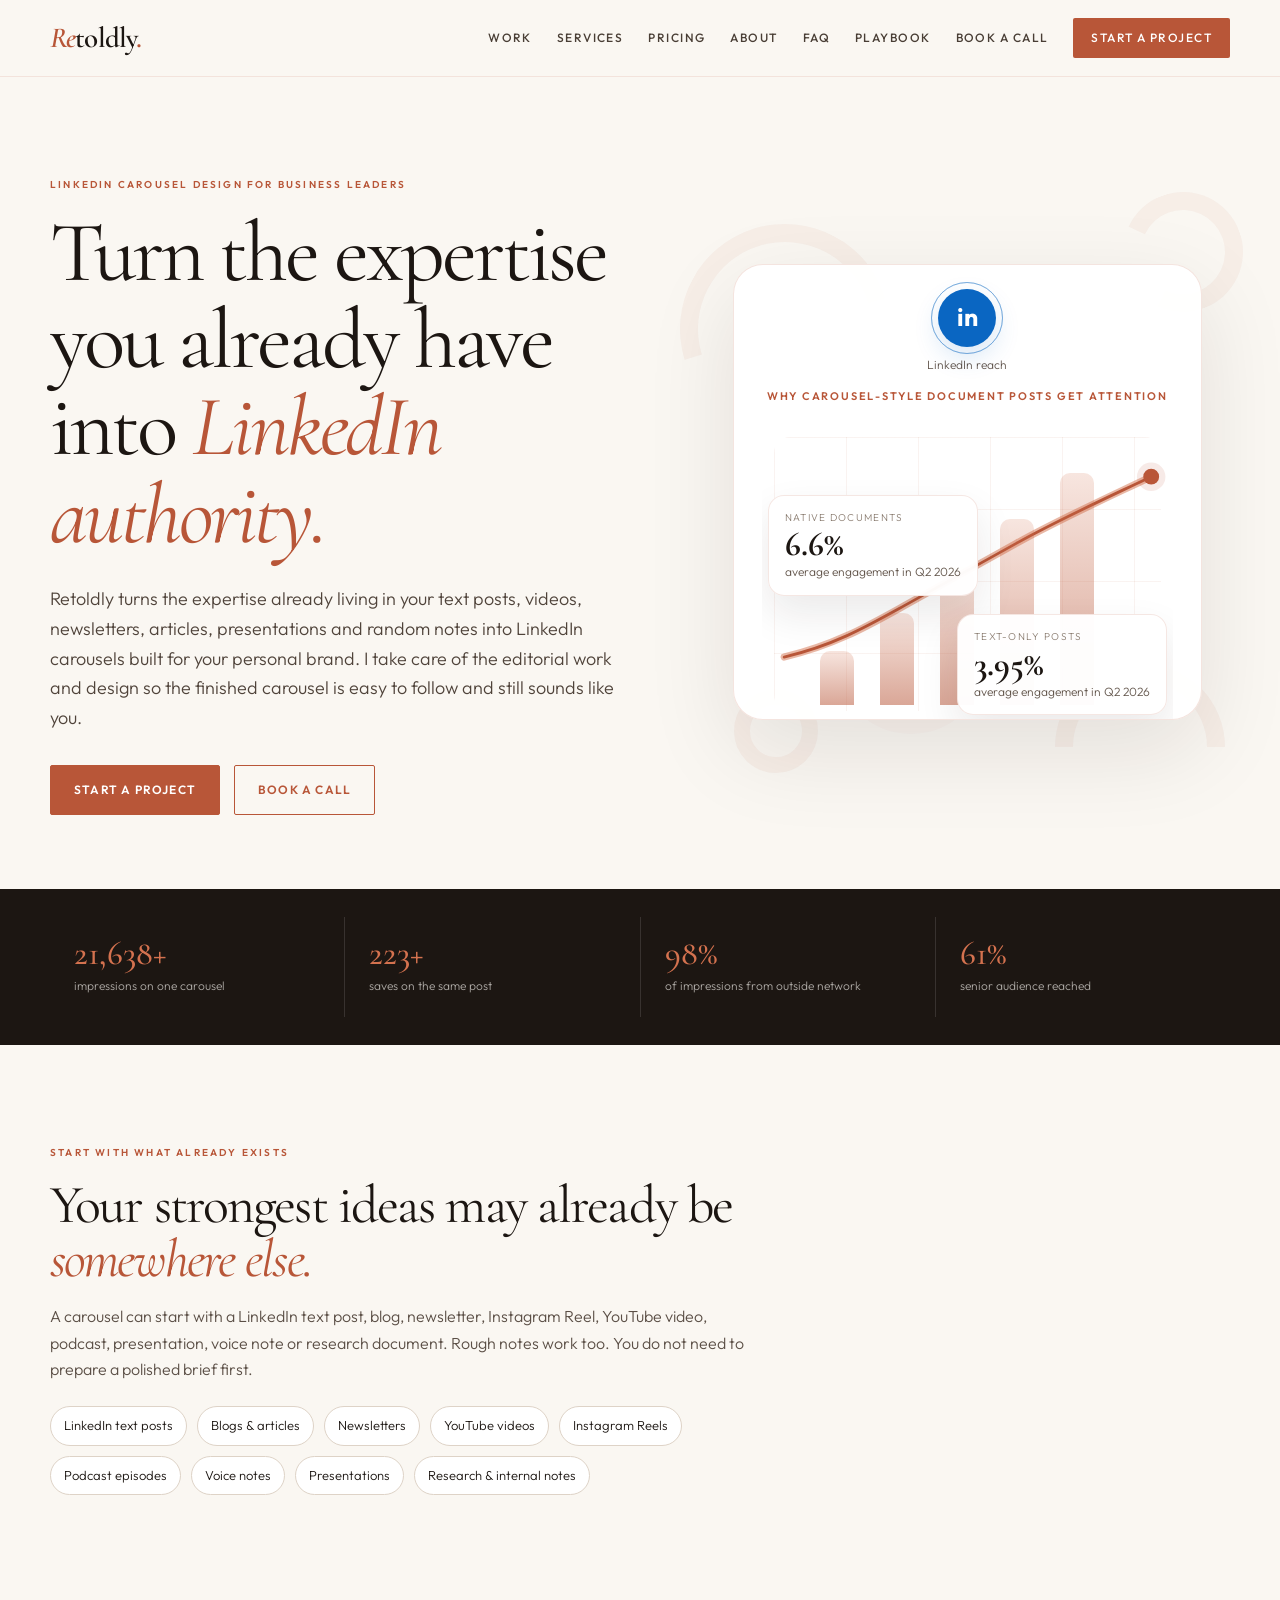
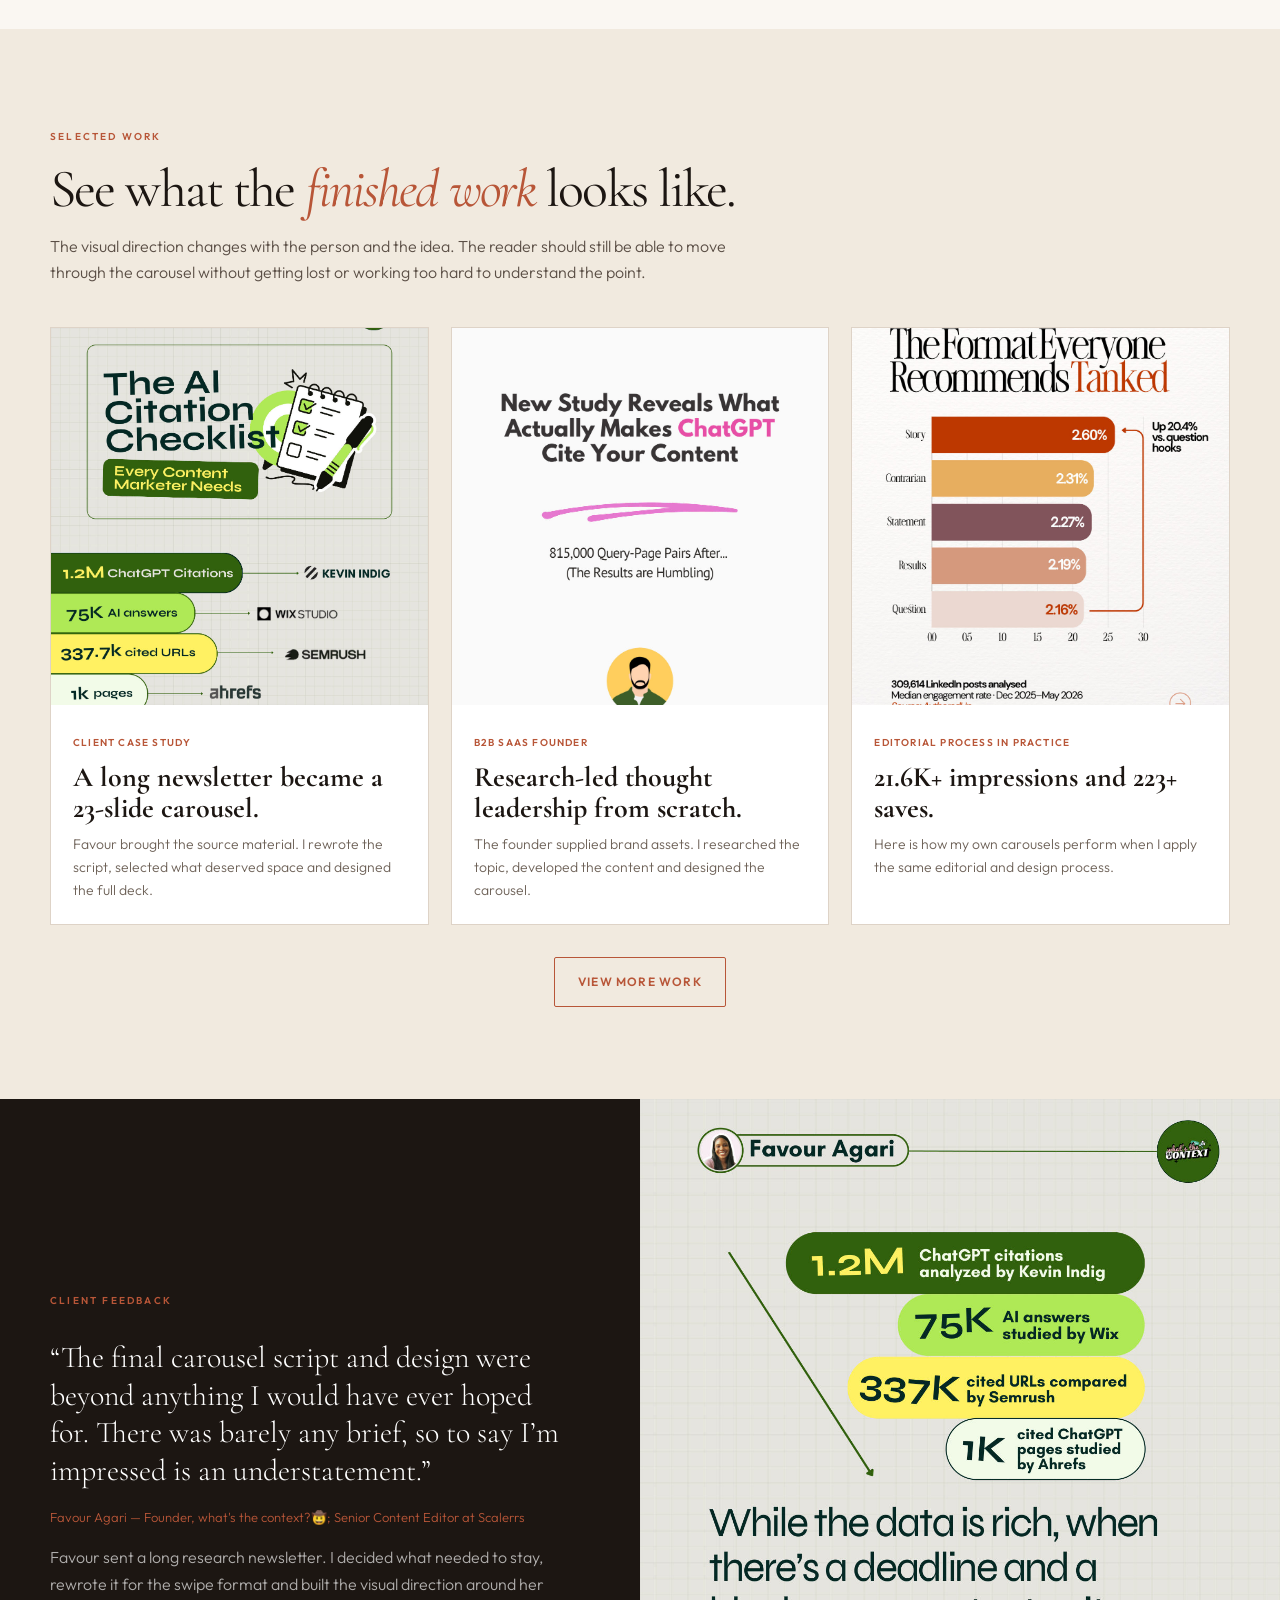
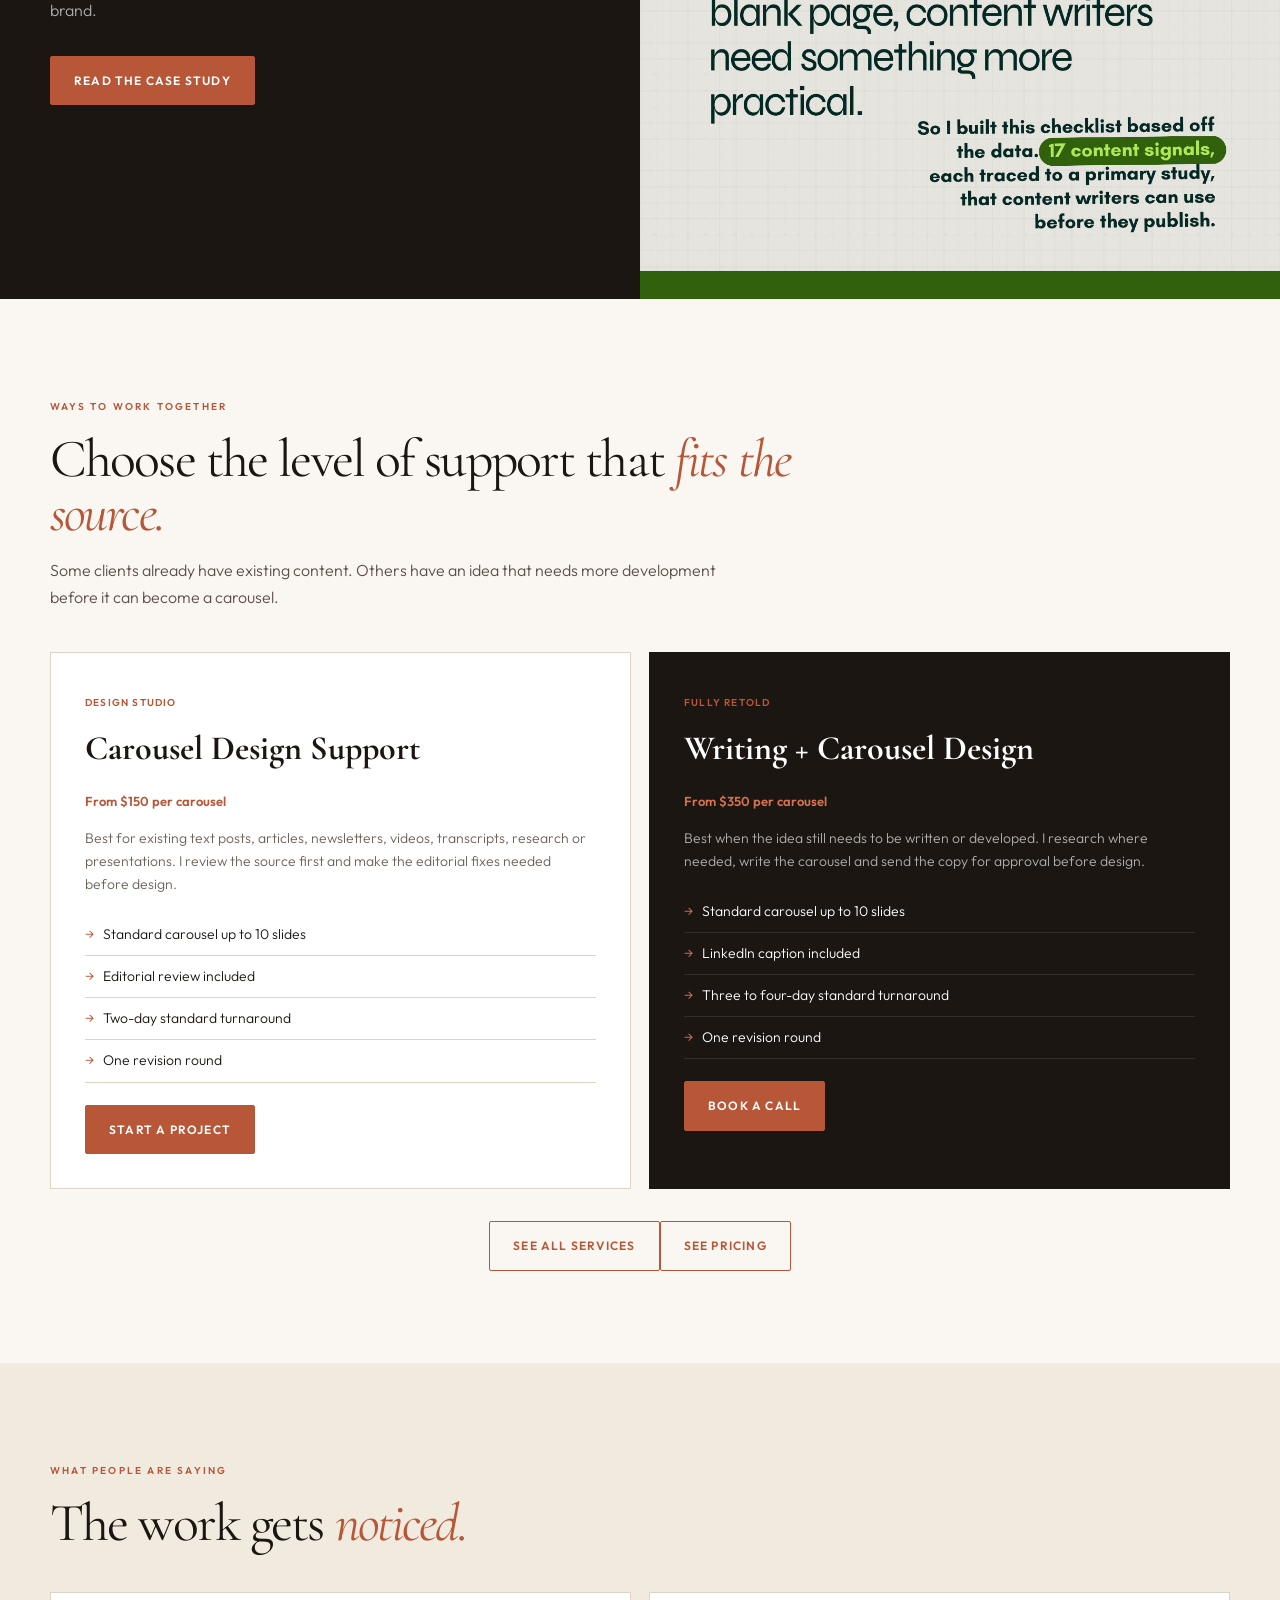
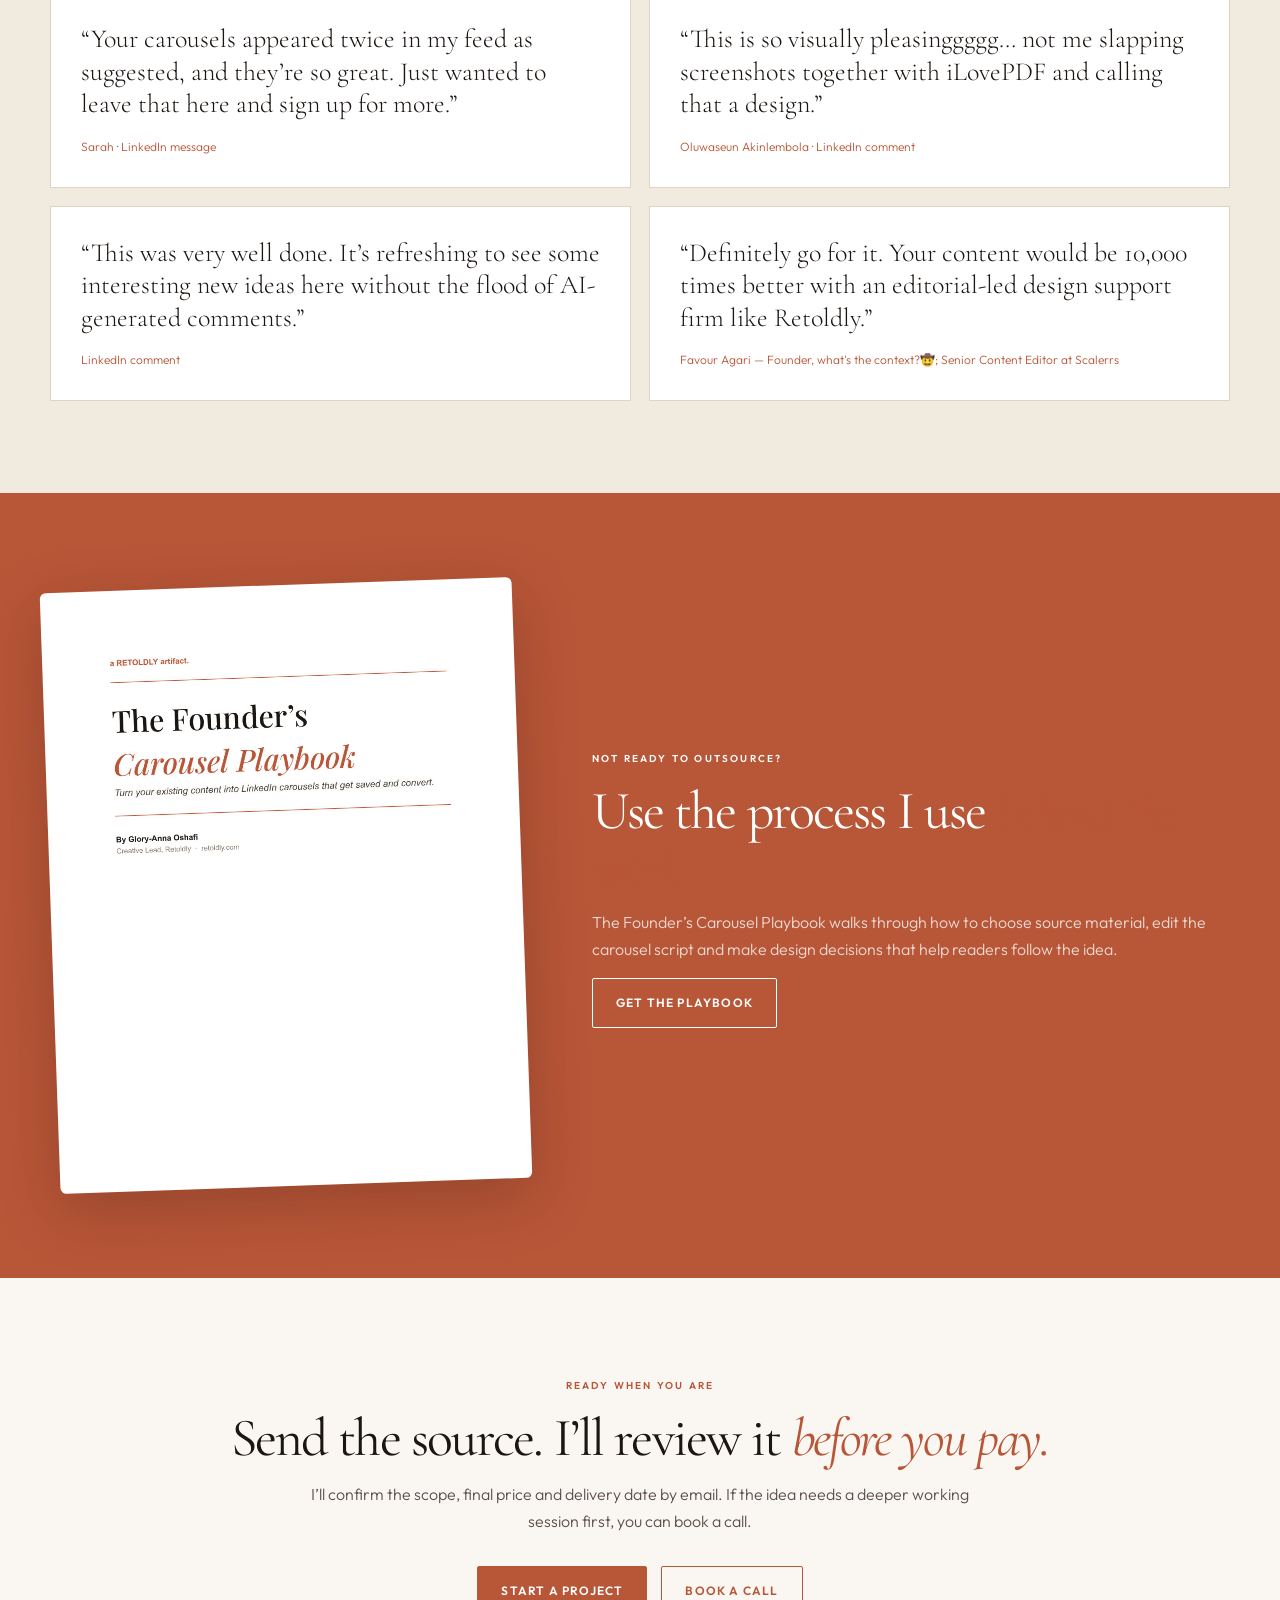
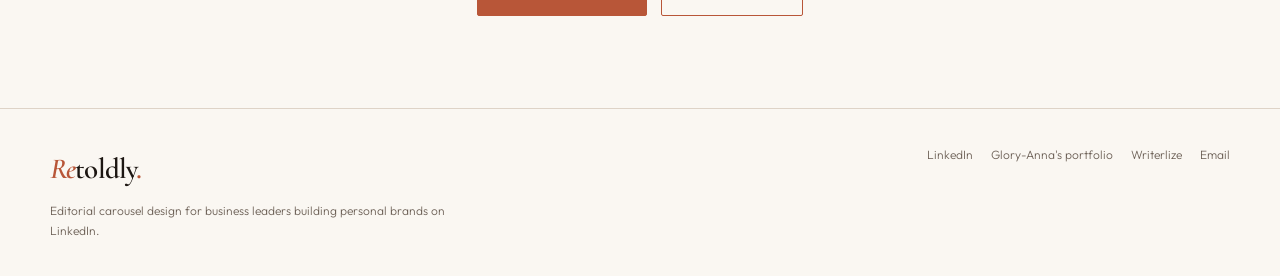
<file: index.html>
<!doctype html><html lang="en"><head><meta charset="utf-8"><meta name="viewport" content="width=device-width,initial-scale=1"><title>LinkedIn Carousel Design for Business Leaders | Retoldly</title><meta name="description" content="Retoldly turns existing content and rough ideas into editorial-led LinkedIn carousels for founders, executives and subject-matter experts."><link rel="preconnect" href="https://fonts.googleapis.com"><link rel="preconnect" href="https://fonts.gstatic.com" crossorigin><link href="https://fonts.googleapis.com/css2?family=Cormorant+Garamond:ital,wght@0,400;0,500;0,600;1,400;1,500&family=Outfit:wght@300;400;500;600&display=swap" rel="stylesheet"><link rel="stylesheet" href="assets/styles.css"><link rel="icon" href="assets/favicon.svg" type="image/svg+xml"><meta name="theme-color" content="#FAF7F2"></head><body><nav><div class="wrap nav-inner"><a class="logo" href="index.html"><span class="re">Re</span>toldly<span class="dot">.</span></a><button class="menu-btn" aria-label="Open menu" aria-expanded="false">☰</button><div class="nav-links"><a href="work.html" class="">Work</a><a href="services.html" class="">Services</a><a href="pricing.html" class="">Pricing</a><a href="about.html" class="">About</a><a href="faq.html" class="">FAQ</a><a href="playbook.html" class="">Playbook</a><a href="https://cal.com/gloryann-oshafi-retoldly" target="_blank" rel="noopener">Book a call</a><a class="nav-cta" href="start.html">Start a project</a></div></div></nav>
<header class="hero"><div class="wrap hero-grid"><div><span class="eyebrow">LinkedIn carousel design for business leaders</span><h1>Turn the expertise you already have into <em>LinkedIn authority.</em></h1><p class="lede">Retoldly turns the expertise already living in your text posts, videos, newsletters, articles, presentations and random notes into LinkedIn carousels built for your personal brand. I take care of the editorial work and design so the finished carousel is easy to follow and still sounds like you.</p><div class="hero-actions"><a class="btn primary" href="start.html">Start a project</a><a class="btn secondary" href="https://cal.com/gloryann-oshafi-retoldly" target="_blank" rel="noopener">Book a call</a></div></div><div class="hero-proof"><div class="hero-geo" aria-hidden="true"><span class="geo g1"></span><span class="geo g2"></span><span class="geo g3"></span><span class="geo g4"></span><span class="geo g5"></span><span class="geo g6"></span></div><div class="hero-viz" aria-label="LinkedIn benchmark graphic comparing native document and text post engagement"><div class="linkedin-mark"><span class="li-pulse"><span class="li-badge li-large">in</span></span><span>LinkedIn reach</span></div><div class="hero-viz-title">Why carousel-style document posts get attention</div><div class="hero-chart"><div class="hero-viz-grid"></div><svg class="chart-svg" viewBox="0 0 520 330" fill="none" xmlns="http://www.w3.org/2000/svg" aria-hidden="true"><path d="M28 270 C92 255, 135 230, 180 205 S270 155, 322 126 S414 79, 492 42" stroke="#D4724F" stroke-width="9" stroke-linecap="round" opacity=".5"/><path d="M28 270 C92 255, 135 230, 180 205 S270 155, 322 126 S414 79, 492 42" stroke="#B85638" stroke-width="3.5" stroke-linecap="round"/><circle cx="492" cy="42" r="10" fill="#B85638"/><circle cx="492" cy="42" r="18" fill="#B85638" opacity="0.12"/></svg><div class="chart-bar bar-1"></div><div class="chart-bar bar-2"></div><div class="chart-bar bar-3"></div><div class="chart-bar bar-4"></div><div class="chart-bar bar-5"></div><div class="hero-metric-card metric-a"><small>Native documents</small><strong>6.6%</strong><span>average engagement in Q2 2026</span></div><div class="hero-metric-card metric-b"><small>Text-only posts</small><strong>3.95%</strong><span>average engagement in Q2 2026</span></div></div><a class="benchmark-source" href="https://www.socialinsider.io/social-media-benchmarks/linkedin" target="_blank" rel="noopener">Source: Socialinsider LinkedIn Organic Benchmarks 2026</a></div></div></div></header>
<div class="proof-bar"><div class="wrap proof-grid"><div class="metric"><strong>21,638+</strong><span>impressions on one carousel</span></div><div class="metric"><strong>223+</strong><span>saves on the same post</span></div><div class="metric"><strong>98%</strong><span>of impressions from outside network</span></div><div class="metric"><strong>61%</strong><span>senior audience reached</span></div></div></div>
<section><div class="wrap"><div class="section-head"><span class="section-label">Start with what already exists</span><h2 class="section-title">Your strongest ideas may already be <em>somewhere else.</em></h2><p class="section-copy">A carousel can start with a LinkedIn text post, blog, newsletter, Instagram Reel, YouTube video, podcast, presentation, voice note or research document. Rough notes work too. You do not need to prepare a polished brief first.</p><div class="chips"><span class="chip">LinkedIn text posts</span><span class="chip">Blogs & articles</span><span class="chip">Newsletters</span><span class="chip">YouTube videos</span><span class="chip">Instagram Reels</span><span class="chip">Podcast episodes</span><span class="chip">Voice notes</span><span class="chip">Presentations</span><span class="chip">Research & internal notes</span></div></div></div></section>
<section style="background:var(--cream2)"><div class="wrap"><div class="section-head"><span class="section-label">Selected work</span><h2 class="section-title">See what the <em>finished work</em> looks like.</h2><p class="section-copy">The visual direction changes with the person and the idea. The reader should still be able to move through the carousel without getting lost or working too hard to understand the point.</p></div><div class="work-grid"><a class="work-card" href="case-study-favour.html"><div class="work-img"><img src="assets/work/favour-1.jpg" alt="Favour Agari AI Citation Checklist carousel"></div><div class="work-body"><span class="work-kicker">Client case study</span><h3>A long newsletter became a 23-slide carousel.</h3><p>Favour brought the source material. I rewrote the script, selected what deserved space and designed the full deck.</p></div></a><a class="work-card" href="work.html#saas"><div class="work-img"><img src="assets/work/geo-1.jpg" alt="Redacted B2B SaaS founder GEO carousel"></div><div class="work-body"><span class="work-kicker">B2B SaaS founder</span><h3>Research-led thought leadership from scratch.</h3><p>The founder supplied brand assets. I researched the topic, developed the content and designed the carousel.</p></div></a><a class="work-card" href="work.html#personal"><div class="work-img"><img src="assets/work/hooks-2.jpg" alt="LinkedIn hook research chart slide"></div><div class="work-body"><span class="work-kicker">Editorial process in practice</span><h3>21.6K+ impressions and 223+ saves.</h3><p>Here is how my own carousels perform when I apply the same editorial and design process.</p></div></a></div><div class="center spacer-top"><a class="btn secondary" href="work.html">View more work</a></div></div></section>
<div class="split"><div class="split-copy dark"><span class="section-label">Client feedback</span><div class="quote">“The final carousel script and design were beyond anything I would have ever hoped for. There was barely any brief, so to say I’m impressed is an understatement.”</div><div class="quote-author">Favour Agari — Founder, what's the context?🤠; Senior Content Editor at Scalerrs</div><p class="section-copy">Favour sent a long research newsletter. I decided what needed to stay, rewrote it for the swipe format and built the visual direction around her brand.</p><a class="btn primary" style="align-self:flex-start;margin-top:16px" href="case-study-favour.html">Read the case study</a></div><div class="split-media"><img src="assets/work/favour-3.jpg" alt="Research statistics slide from Favour Agari carousel"></div></div>
<section><div class="wrap"><div class="section-head"><span class="section-label">Ways to work together</span><h2 class="section-title">Choose the level of support that <em>fits the source.</em></h2><p class="section-copy">Some clients already have existing content. Others have an idea that needs more development before it can become a carousel.</p></div><div class="service-grid"><div class="service-card"><span class="work-kicker">Design Studio</span><h3>Carousel Design Support</h3><div class="price">From $150 per carousel</div><p>Best for existing text posts, articles, newsletters, videos, transcripts, research or presentations. I review the source first and make the editorial fixes needed before design.</p><ul class="clean-list"><li>Standard carousel up to 10 slides</li><li>Editorial review included</li><li>Two-day standard turnaround</li><li>One revision round</li></ul><a class="btn primary card-cta" href="start.html">Start a project</a></div><div class="service-card featured"><span class="work-kicker">Fully Retold</span><h3>Writing + Carousel Design</h3><div class="price">From $350 per carousel</div><p>Best when the idea still needs to be written or developed. I research where needed, write the carousel and send the copy for approval before design.</p><ul class="clean-list"><li>Standard carousel up to 10 slides</li><li>LinkedIn caption included</li><li>Three to four-day standard turnaround</li><li>One revision round</li></ul><a class="btn primary card-cta" href="https://cal.com/gloryann-oshafi-retoldly" target="_blank" rel="noopener">Book a call</a></div></div><div class="center spacer-top"><a class="btn secondary" href="services.html">See all services</a><a class="btn secondary" href="pricing.html">See pricing</a></div></div></section>
<section class="testimonials"><div class="wrap"><div class="section-head"><span class="section-label">What people are saying</span><h2 class="section-title">The work gets <em>noticed.</em></h2></div><div class="quote-grid"><div class="quote-card"><blockquote>“Your carousels appeared twice in my feed as suggested, and they’re so great. Just wanted to leave that here and sign up for more.”</blockquote><cite>Sarah · LinkedIn message</cite></div><div class="quote-card"><blockquote>“This is so visually pleasinggggg… not me slapping screenshots together with iLovePDF and calling that a design.”</blockquote><cite>Oluwaseun Akinlembola · LinkedIn comment</cite></div><div class="quote-card"><blockquote>“This was very well done. It’s refreshing to see some interesting new ideas here without the flood of AI-generated comments.”</blockquote><cite>LinkedIn comment</cite></div><div class="quote-card"><blockquote>“Definitely go for it. Your content would be 10,000 times better with an editorial-led design support firm like Retoldly.”</blockquote><cite>Favour Agari — Founder, what's the context?🤠; Senior Content Editor at Scalerrs</cite></div></div></div></section>
<section class="leadmag"><div class="wrap leadmag-grid"><div class="leadmag-cover"><img src="assets/work/playbook-cover.jpg" alt="The Founder's Carousel Playbook"></div><div><span class="section-label" style="color:#fff">Not ready to outsource?</span><h2 class="section-title">Use the process I use <em>behind the work.</em></h2><p>The Founder’s Carousel Playbook walks through how to choose source material, edit the carousel script and make design decisions that help readers follow the idea.</p><a class="btn" style="border-color:white;color:white" href="playbook.html">Get the playbook</a></div></div></section>
<section><div class="wrap center"><span class="section-label">Ready when you are</span><h2 class="section-title">Send the source. I’ll review it <em>before you pay.</em></h2><p class="section-copy" style="margin:0 auto 26px">I’ll confirm the scope, final price and delivery date by email. If the idea needs a deeper working session first, you can book a call.</p><div class="hero-actions" style="justify-content:center"><a class="btn primary" href="start.html">Start a project</a><a class="btn secondary" href="https://cal.com/gloryann-oshafi-retoldly" target="_blank" rel="noopener">Book a call</a></div></div></section>
<footer><div class="wrap footer-grid"><div><a class="logo" href="index.html"><span class="re">Re</span>toldly<span class="dot">.</span></a><div class="footer-note">Editorial carousel design for business leaders building personal brands on LinkedIn.</div></div><div class="footer-links"><a href="https://www.linkedin.com/in/gloryann-oshafi/" target="_blank" rel="noopener">LinkedIn</a><a href="https://www.gloryannaoshafi.work/" target="_blank" rel="noopener">Glory-Anna's portfolio</a><a href="https://writerlize.com" target="_blank" rel="noopener">Writerlize</a><a href="mailto:ogloryann@gmail.com">Email</a></div></div></footer><script src="assets/site.js"></script></body></html>
</file>
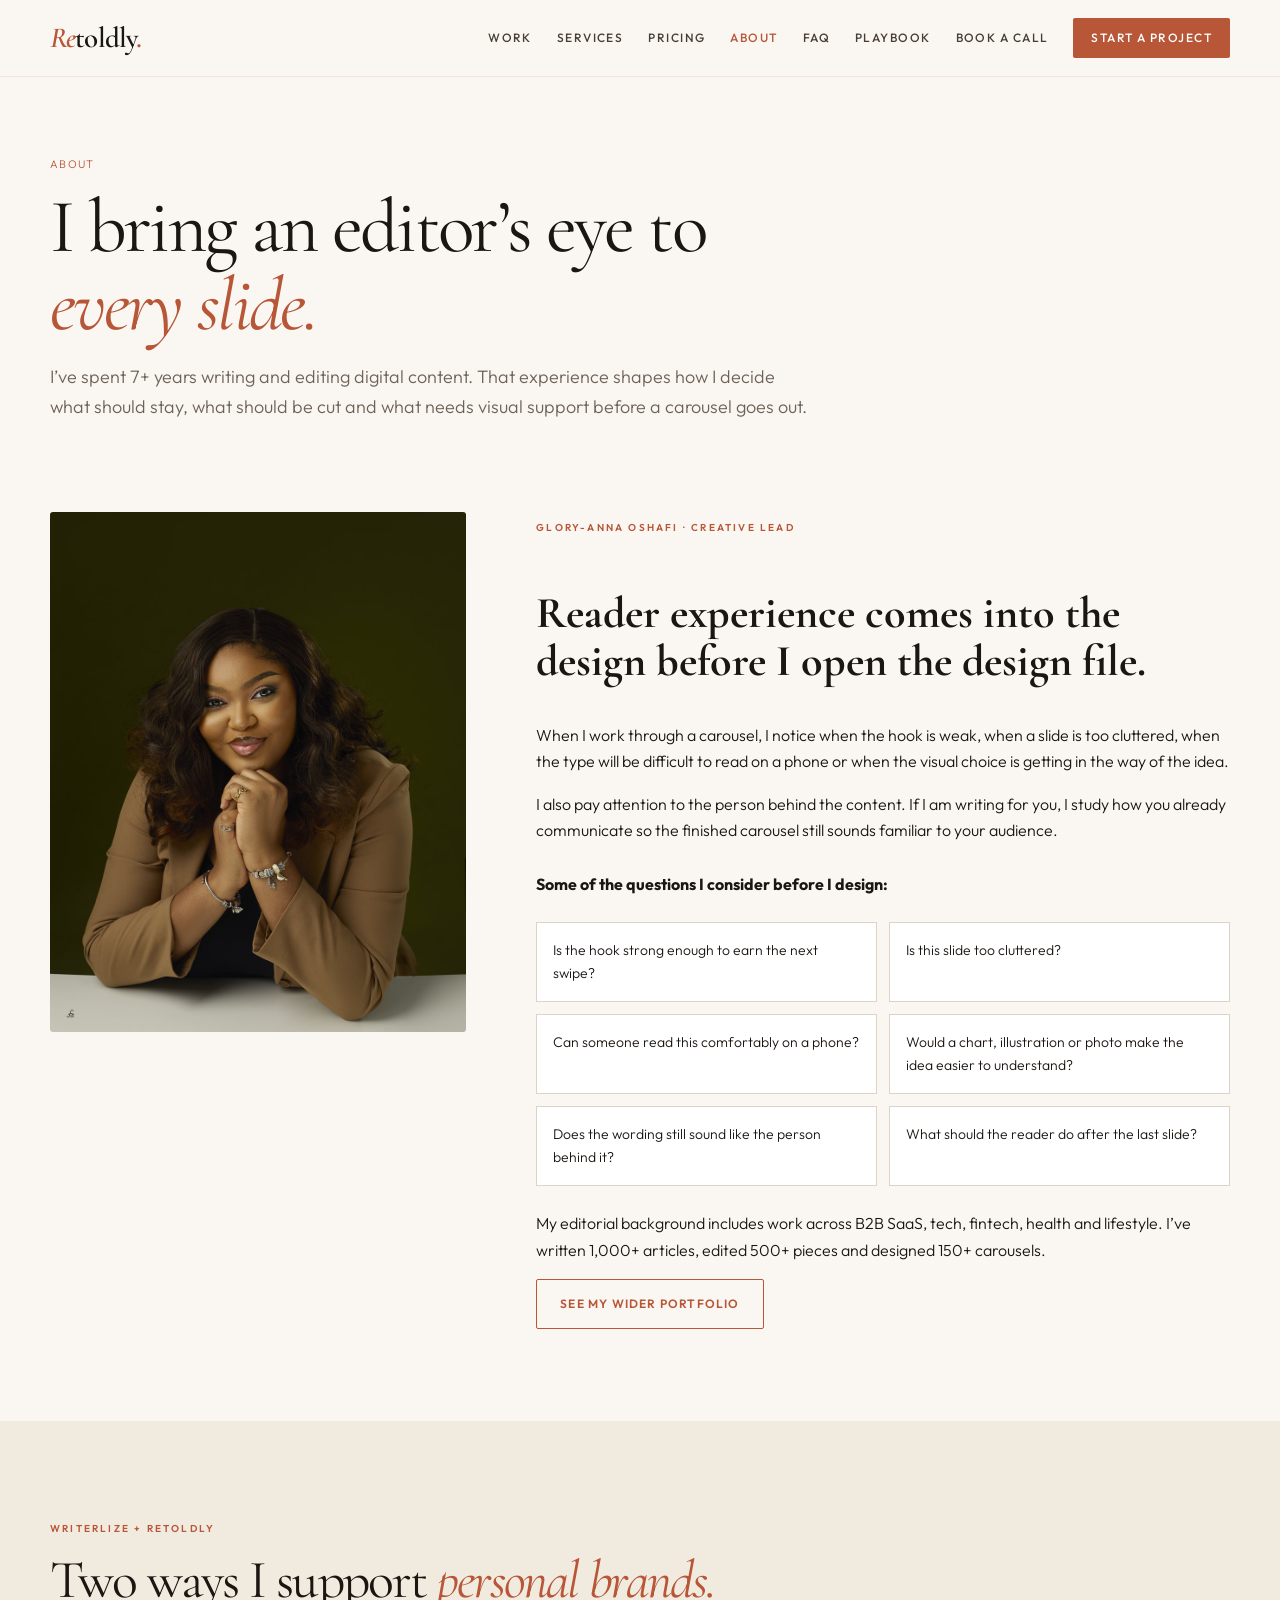
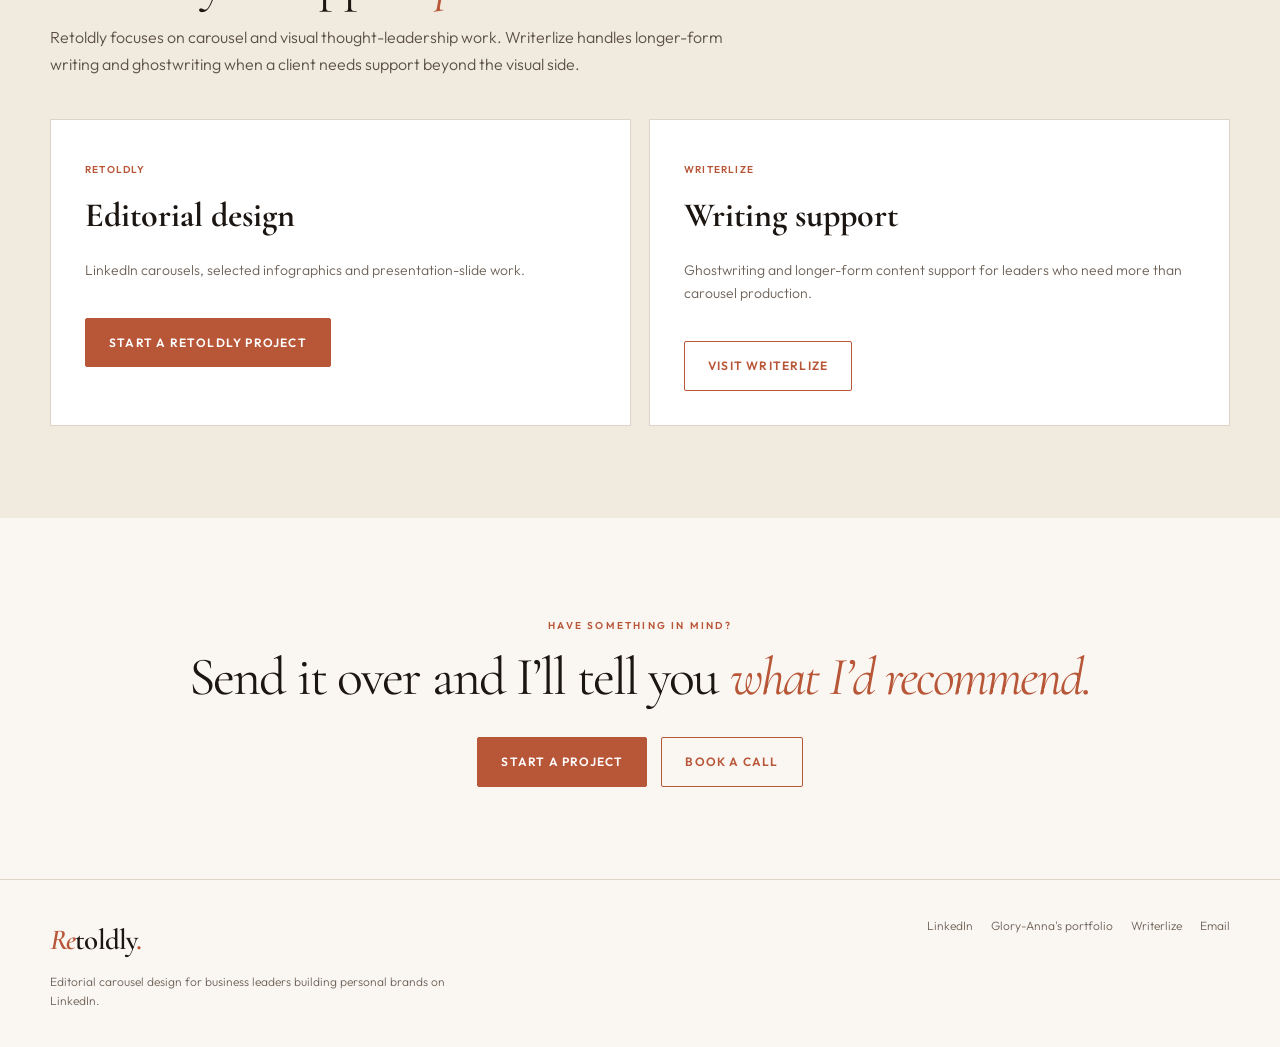
<file: about.html>
<!doctype html><html lang="en"><head><meta charset="utf-8"><meta name="viewport" content="width=device-width,initial-scale=1"><title>About | Retoldly</title><meta name="description" content="Meet Glory-Anna Oshafi, Creative Lead at Retoldly and an editor with 7+ years of content experience."><link rel="preconnect" href="https://fonts.googleapis.com"><link rel="preconnect" href="https://fonts.gstatic.com" crossorigin><link href="https://fonts.googleapis.com/css2?family=Cormorant+Garamond:ital,wght@0,400;0,500;0,600;1,400;1,500&family=Outfit:wght@300;400;500;600&display=swap" rel="stylesheet"><link rel="stylesheet" href="assets/styles.css"><link rel="icon" href="assets/favicon.svg" type="image/svg+xml"><meta name="theme-color" content="#FAF7F2"></head><body><nav><div class="wrap nav-inner"><a class="logo" href="index.html"><span class="re">Re</span>toldly<span class="dot">.</span></a><button class="menu-btn" aria-label="Open menu" aria-expanded="false">☰</button><div class="nav-links"><a href="work.html" class="">Work</a><a href="services.html" class="">Services</a><a href="pricing.html" class="">Pricing</a><a href="about.html" class="active">About</a><a href="faq.html" class="">FAQ</a><a href="playbook.html" class="">Playbook</a><a href="https://cal.com/gloryann-oshafi-retoldly" target="_blank" rel="noopener">Book a call</a><a class="nav-cta" href="start.html">Start a project</a></div></div></nav>
<header class="page-hero"><div class="wrap"><div class="breadcrumbs">About</div><h1>I bring an editor’s eye to<br><em>every slide.</em></h1><p>I’ve spent 7+ years writing and editing digital content. That experience shapes how I decide what should stay, what should be cut and what needs visual support before a carousel goes out.</p></div></header>
<section style="padding-top:28px"><div class="wrap about-grid"><div class="portrait"><img src="assets/glory-anna.jpg" alt="Glory-Anna Oshafi, Creative Lead at Retoldly"></div><div class="about-copy"><span class="section-label">Glory-Anna Oshafi · Creative Lead</span><h2>Reader experience comes into the design before I open the design file.</h2><p>When I work through a carousel, I notice when the hook is weak, when a slide is too cluttered, when the type will be difficult to read on a phone or when the visual choice is getting in the way of the idea.</p><p>I also pay attention to the person behind the content. If I am writing for you, I study how you already communicate so the finished carousel still sounds familiar to your audience.</p><p class="reader-intro"><strong>Some of the questions I consider before I design:</strong></p><div class="reader-checks"><div class="reader-check">Is the hook strong enough to earn the next swipe?</div><div class="reader-check">Is this slide too cluttered?</div><div class="reader-check">Can someone read this comfortably on a phone?</div><div class="reader-check">Would a chart, illustration or photo make the idea easier to understand?</div><div class="reader-check">Does the wording still sound like the person behind it?</div><div class="reader-check">What should the reader do after the last slide?</div></div><p>My editorial background includes work across B2B SaaS, tech, fintech, health and lifestyle. I’ve written 1,000+ articles, edited 500+ pieces and designed 150+ carousels.</p><a class="btn secondary" href="https://www.gloryannaoshafi.work/" target="_blank" rel="noopener">See my wider portfolio</a></div></div></section>
<section style="background:var(--cream2)"><div class="wrap"><div class="section-head"><span class="section-label">Writerlize + Retoldly</span><h2 class="section-title">Two ways I support <em>personal brands.</em></h2><p class="section-copy">Retoldly focuses on carousel and visual thought-leadership work. Writerlize handles longer-form writing and ghostwriting when a client needs support beyond the visual side.</p></div><div class="service-grid"><div class="service-card"><span class="work-kicker">Retoldly</span><h3>Editorial design</h3><p>LinkedIn carousels, selected infographics and presentation-slide work.</p><a class="btn primary card-cta" href="start.html">Start a Retoldly project</a></div><div class="service-card"><span class="work-kicker">Writerlize</span><h3>Writing support</h3><p>Ghostwriting and longer-form content support for leaders who need more than carousel production.</p><a class="btn secondary card-cta" href="https://writerlize.com" target="_blank" rel="noopener">Visit Writerlize</a></div></div></div></section>
<section><div class="wrap center"><span class="section-label">Have something in mind?</span><h2 class="section-title">Send it over and I’ll tell you <em>what I’d recommend.</em></h2><div class="hero-actions" style="justify-content:center"><a class="btn primary" href="start.html">Start a project</a><a class="btn secondary" href="https://cal.com/gloryann-oshafi-retoldly" target="_blank" rel="noopener">Book a call</a></div></div></section>
<footer><div class="wrap footer-grid"><div><a class="logo" href="index.html"><span class="re">Re</span>toldly<span class="dot">.</span></a><div class="footer-note">Editorial carousel design for business leaders building personal brands on LinkedIn.</div></div><div class="footer-links"><a href="https://www.linkedin.com/in/gloryann-oshafi/" target="_blank" rel="noopener">LinkedIn</a><a href="https://www.gloryannaoshafi.work/" target="_blank" rel="noopener">Glory-Anna's portfolio</a><a href="https://writerlize.com" target="_blank" rel="noopener">Writerlize</a><a href="mailto:ogloryann@gmail.com">Email</a></div></div></footer><script src="assets/site.js"></script></body></html>
</file>
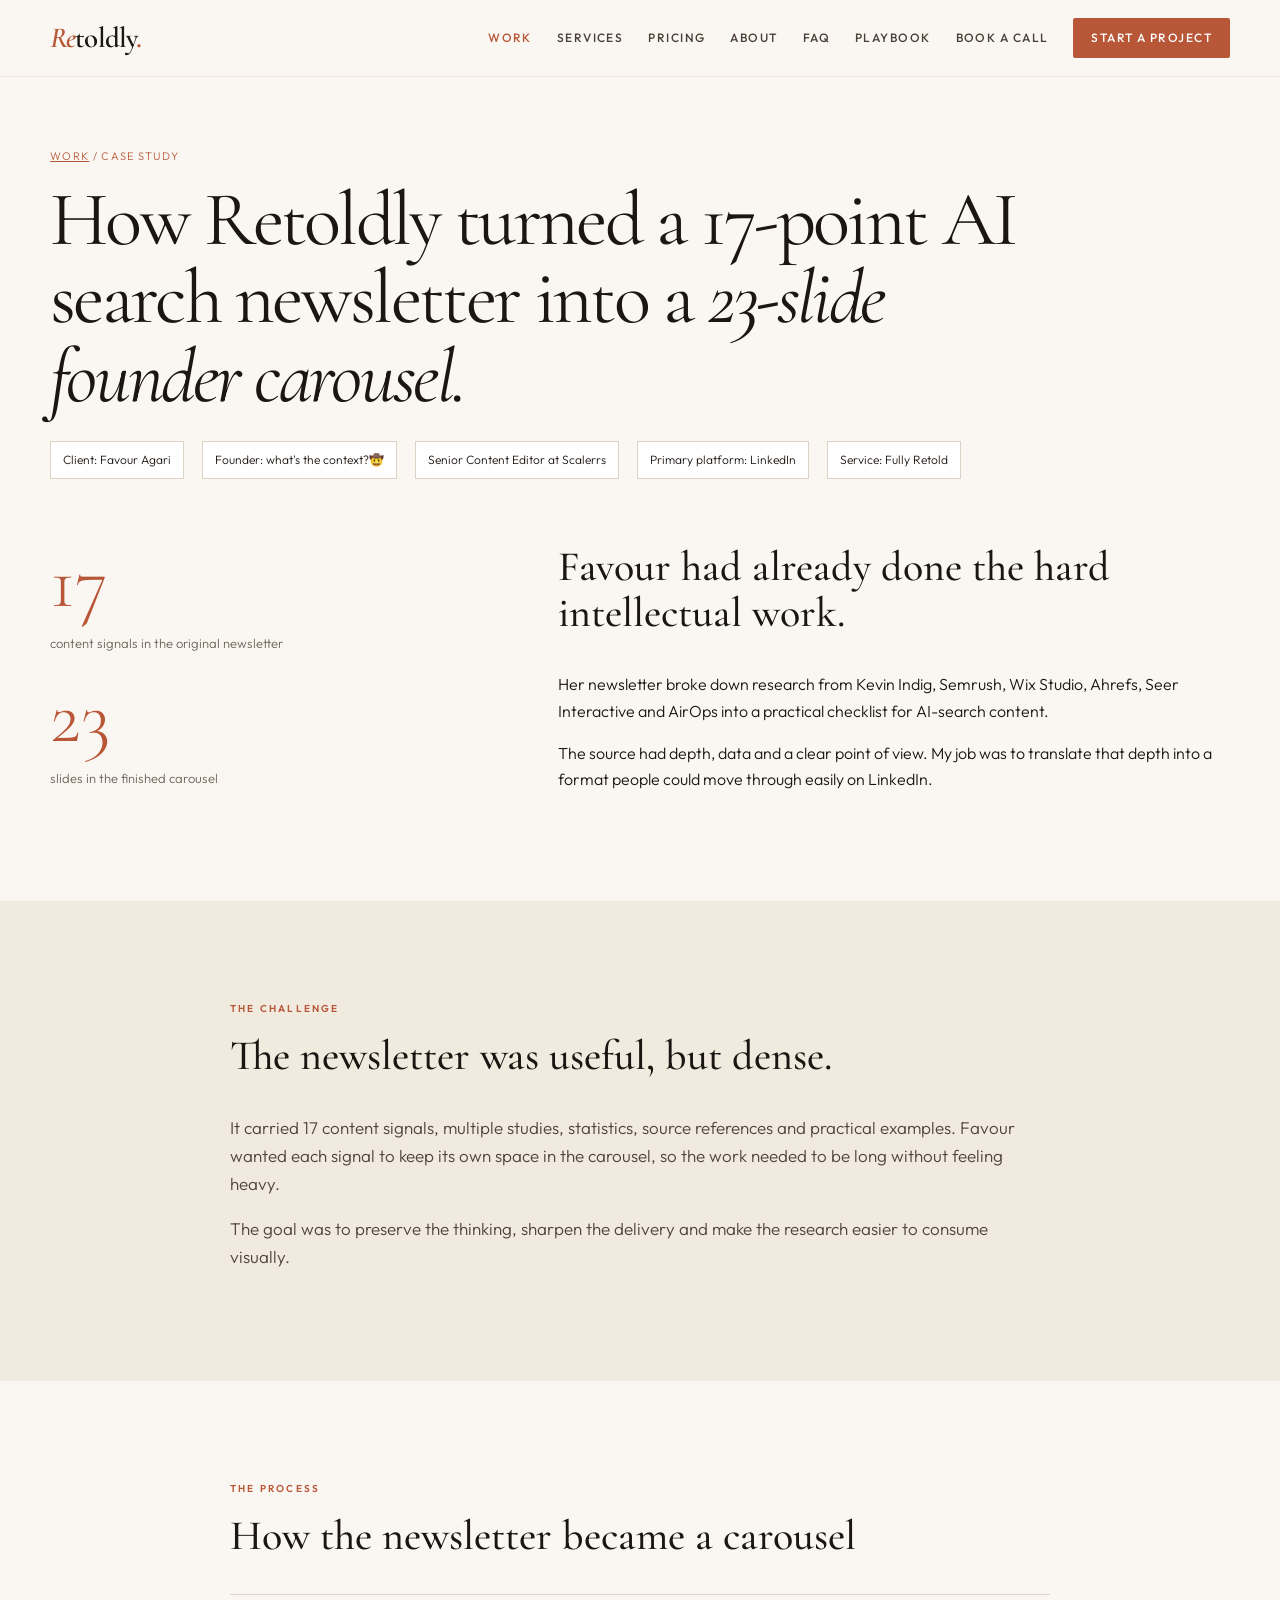
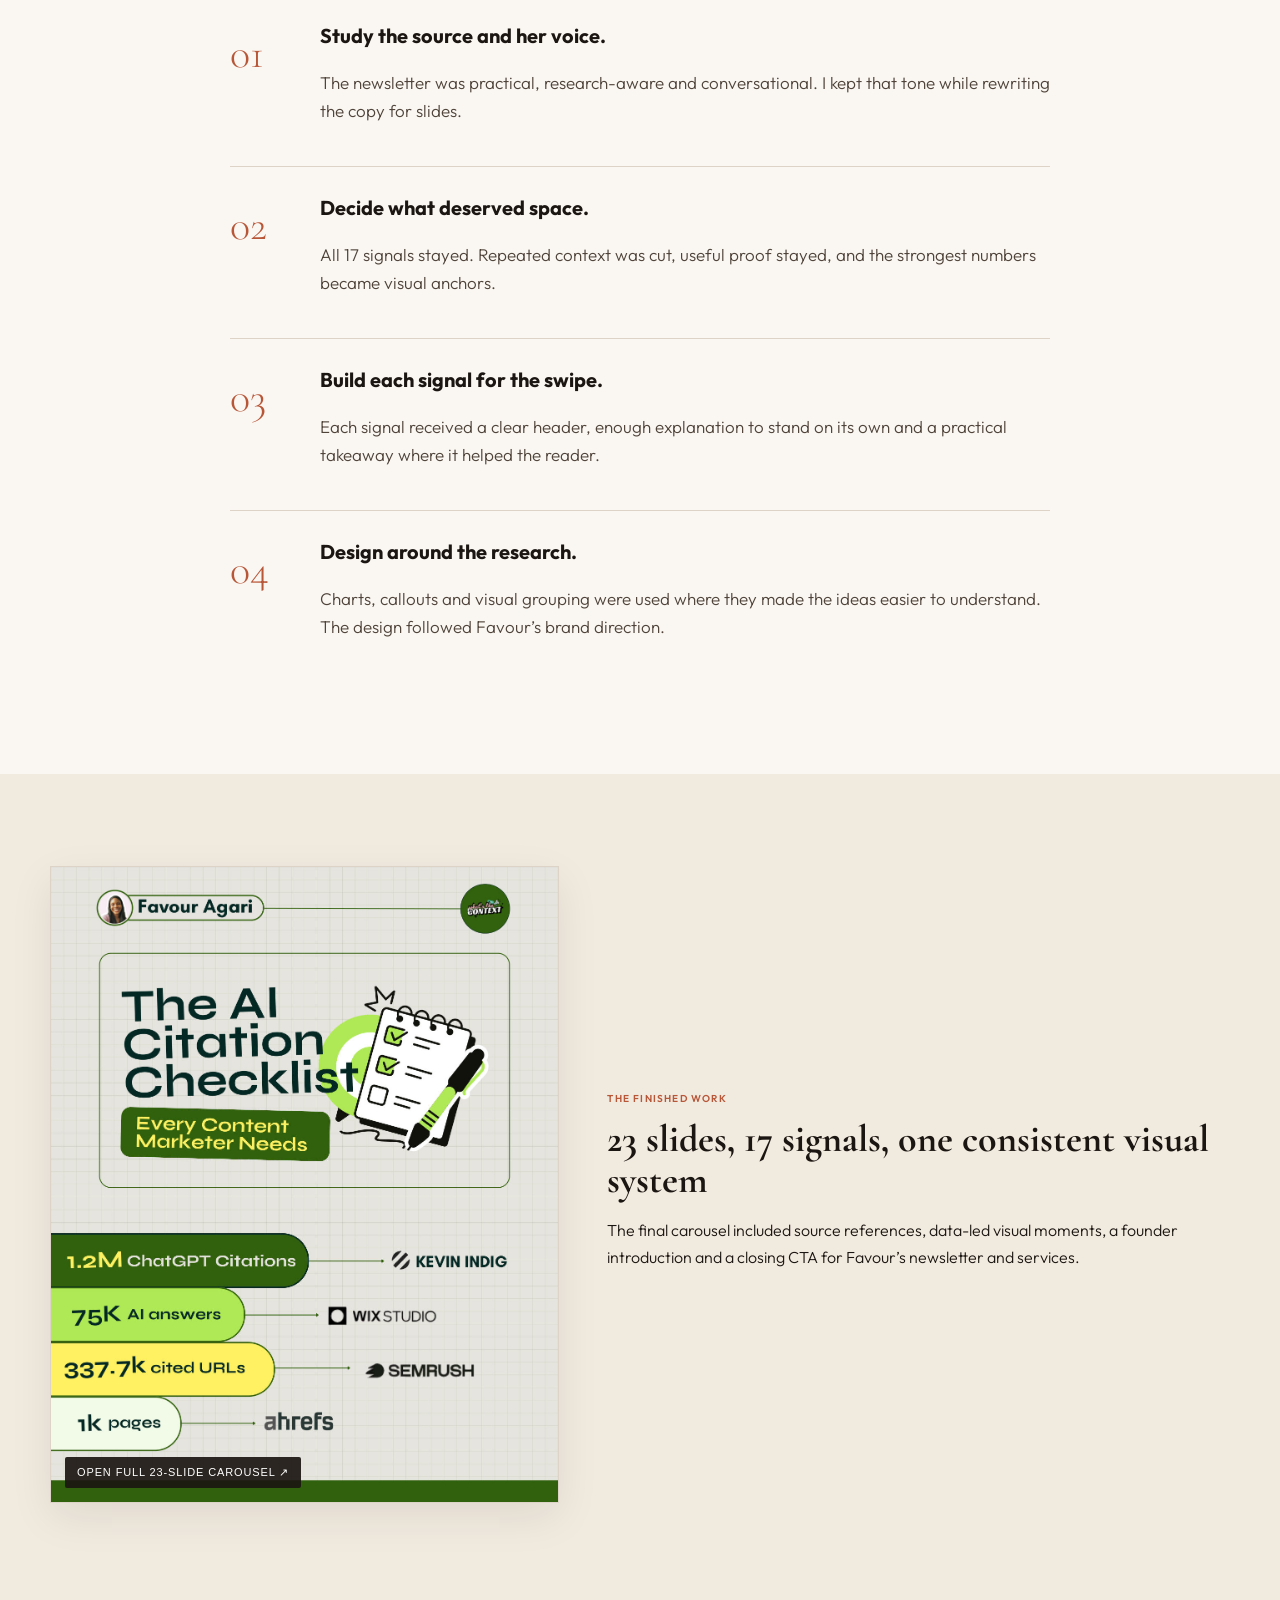
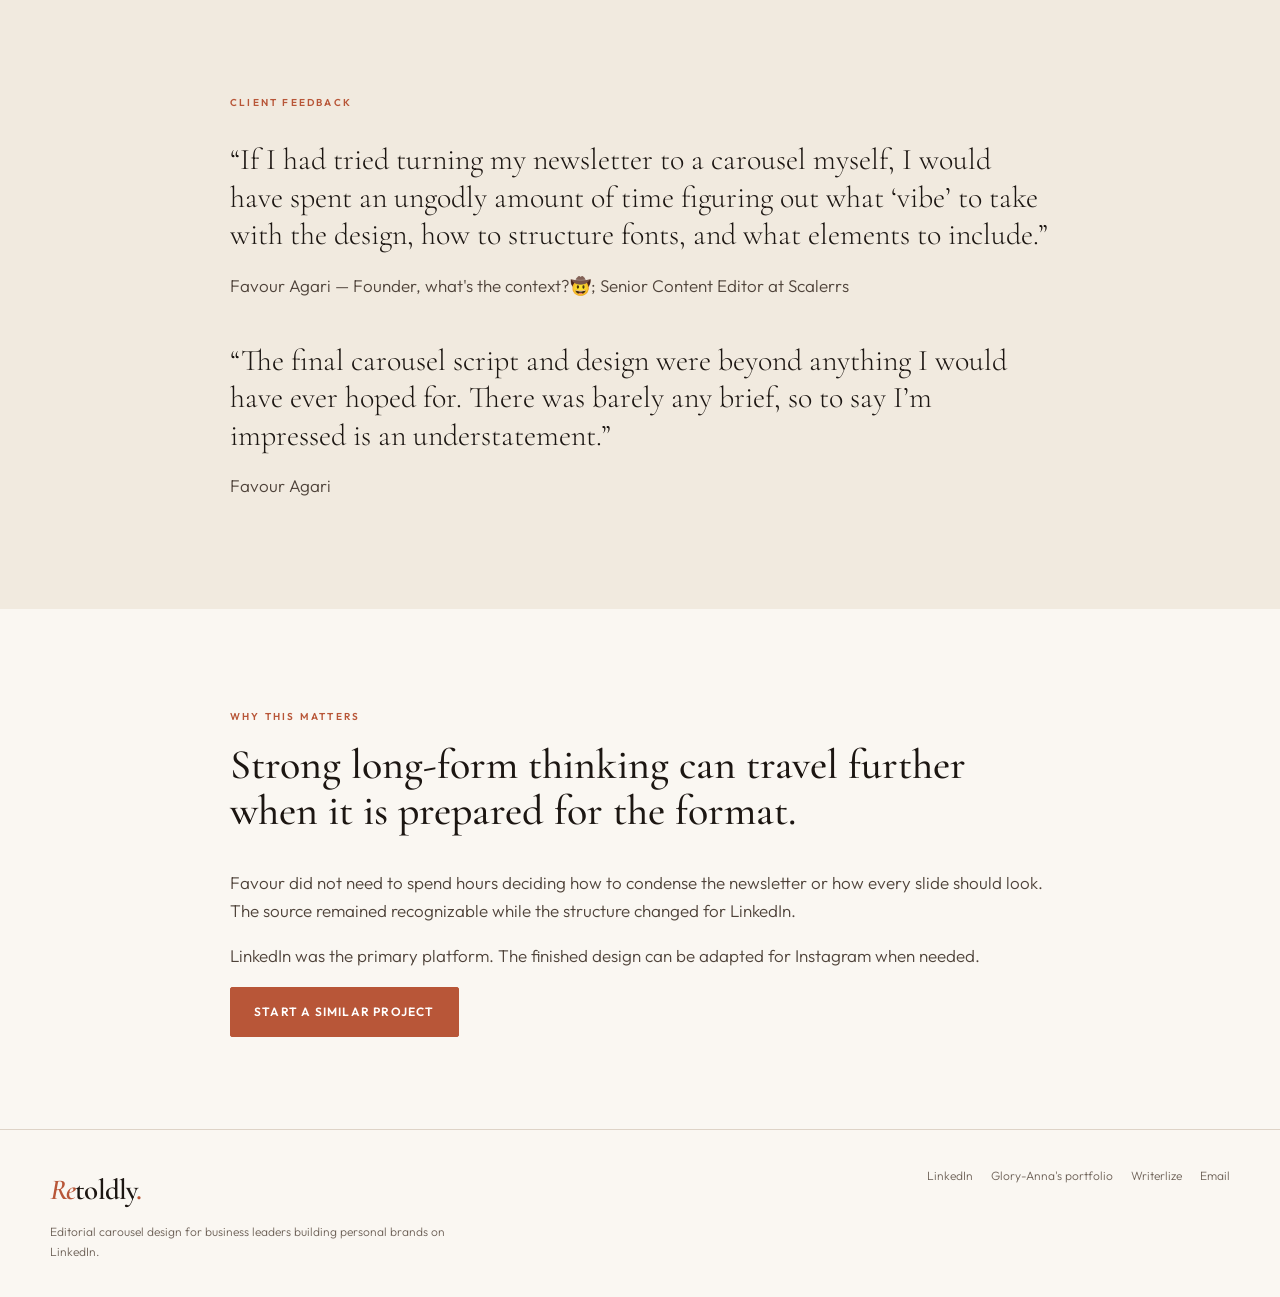
<file: case-study-favour.html>
<!doctype html><html lang="en"><head><meta charset="utf-8"><meta name="viewport" content="width=device-width,initial-scale=1"><title>Favour Agari Carousel Case Study | Retoldly</title><meta name="description" content="How Retoldly turned Favour Agari’s long AI-search newsletter into a 23-slide LinkedIn carousel."><link rel="preconnect" href="https://fonts.googleapis.com"><link rel="preconnect" href="https://fonts.gstatic.com" crossorigin><link href="https://fonts.googleapis.com/css2?family=Cormorant+Garamond:ital,wght@0,400;0,500;0,600;1,400;1,500&family=Outfit:wght@300;400;500;600&display=swap" rel="stylesheet"><link rel="stylesheet" href="assets/styles.css"><link rel="icon" href="assets/favicon.svg" type="image/svg+xml"><meta name="theme-color" content="#FAF7F2"></head><body><nav><div class="wrap nav-inner"><a class="logo" href="index.html"><span class="re">Re</span>toldly<span class="dot">.</span></a><button class="menu-btn" aria-label="Open menu" aria-expanded="false">☰</button><div class="nav-links"><a href="work.html" class="active">Work</a><a href="services.html" class="">Services</a><a href="pricing.html" class="">Pricing</a><a href="about.html" class="">About</a><a href="faq.html" class="">FAQ</a><a href="playbook.html" class="">Playbook</a><a href="https://cal.com/gloryann-oshafi-retoldly" target="_blank" rel="noopener">Book a call</a><a class="nav-cta" href="start.html">Start a project</a></div></div></nav>
<header class="case-hero"><div class="wrap"><div class="breadcrumbs"><a href="work.html">Work</a> / Case study</div><h1>How Retoldly turned a 17-point AI search newsletter into a <em>23-slide founder carousel.</em></h1><div class="case-meta"><span>Client: Favour Agari</span><span>Founder: what's the context?🤠</span><span>Senior Content Editor at Scalerrs</span><span>Primary platform: LinkedIn</span><span>Service: Fully Retold</span></div></div></header>
<section style="padding-top:35px"><div class="wrap case-intro"><div><div class="big-stat">17</div><p class="subtle">content signals in the original newsletter</p><div class="big-stat" style="margin-top:25px">23</div><p class="subtle">slides in the finished carousel</p></div><div><h2>Favour had already done the hard intellectual work.</h2><p>Her newsletter broke down research from Kevin Indig, Semrush, Wix Studio, Ahrefs, Seer Interactive and AirOps into a practical checklist for AI-search content.</p><p>The source had depth, data and a clear point of view. My job was to translate that depth into a format people could move through easily on LinkedIn.</p></div></div></section>
<section style="background:var(--cream2)"><div class="wrap content-block"><span class="section-label">The challenge</span><h2>The newsletter was useful, but dense.</h2><p>It carried 17 content signals, multiple studies, statistics, source references and practical examples. Favour wanted each signal to keep its own space in the carousel, so the work needed to be long without feeling heavy.</p><p>The goal was to preserve the thinking, sharpen the delivery and make the research easier to consume visually.</p></div></section>
<section><div class="wrap content-block"><span class="section-label">The process</span><h2>How the newsletter became a carousel</h2><div class="numbered"><div class="num">01</div><div><h3>Study the source and her voice.</h3><p>The newsletter was practical, research-aware and conversational. I kept that tone while rewriting the copy for slides.</p></div></div><div class="numbered"><div class="num">02</div><div><h3>Decide what deserved space.</h3><p>All 17 signals stayed. Repeated context was cut, useful proof stayed, and the strongest numbers became visual anchors.</p></div></div><div class="numbered"><div class="num">03</div><div><h3>Build each signal for the swipe.</h3><p>Each signal received a clear header, enough explanation to stand on its own and a practical takeaway where it helped the reader.</p></div></div><div class="numbered"><div class="num">04</div><div><h3>Design around the research.</h3><p>Charts, callouts and visual grouping were used where they made the ideas easier to understand. The design followed Favour’s brand direction.</p></div></div></div></section>
<section style="background:var(--cream2)"><div class="wrap"><div class="project-showcase"><button class="carousel-preview" data-carousel="favour" data-pages="23" data-title="Favour Agari — AI Citation Checklist"><img src="assets/work/favour-1.jpg" alt="Favour carousel cover"><span class="preview-action">Open full 23-slide carousel ↗</span></button><div class="project-summary"><span class="work-kicker">The finished work</span><h3>23 slides, 17 signals, one consistent visual system</h3><p>The final carousel included source references, data-led visual moments, a founder introduction and a closing CTA for Favour’s newsletter and services.</p></div></div></div></section>
<section class="testimonials"><div class="wrap content-block"><span class="section-label">Client feedback</span><div class="quote">“If I had tried turning my newsletter to a carousel myself, I would have spent an ungodly amount of time figuring out what ‘vibe’ to take with the design, how to structure fonts, and what elements to include.”</div><p class="quote-author">Favour Agari — Founder, what's the context?🤠; Senior Content Editor at Scalerrs</p><div class="quote" style="margin-top:42px">“The final carousel script and design were beyond anything I would have ever hoped for. There was barely any brief, so to say I’m impressed is an understatement.”</div><p class="quote-author">Favour Agari</p></div></section>
<section><div class="wrap content-block"><span class="section-label">Why this matters</span><h2>Strong long-form thinking can travel further when it is prepared for the format.</h2><p>Favour did not need to spend hours deciding how to condense the newsletter or how every slide should look. The source remained recognizable while the structure changed for LinkedIn.</p><p>LinkedIn was the primary platform. The finished design can be adapted for Instagram when needed.</p><a class="btn primary" href="start.html">Start a similar project</a></div></section>
<div class="carousel-modal" id="carousel-modal" aria-hidden="true"><div class="carousel-modal-backdrop" data-close-modal></div><div class="carousel-modal-panel" role="dialog" aria-modal="true" aria-labelledby="carousel-modal-title"><div class="carousel-modal-head"><div><span class="section-label">Full carousel</span><h2 id="carousel-modal-title">Carousel</h2></div><button class="modal-close" type="button" aria-label="Close carousel" data-close-modal>×</button></div><div class="carousel-modal-scroll" id="carousel-modal-scroll"></div></div></div>
<footer><div class="wrap footer-grid"><div><a class="logo" href="index.html"><span class="re">Re</span>toldly<span class="dot">.</span></a><div class="footer-note">Editorial carousel design for business leaders building personal brands on LinkedIn.</div></div><div class="footer-links"><a href="https://www.linkedin.com/in/gloryann-oshafi/" target="_blank" rel="noopener">LinkedIn</a><a href="https://www.gloryannaoshafi.work/" target="_blank" rel="noopener">Glory-Anna's portfolio</a><a href="https://writerlize.com" target="_blank" rel="noopener">Writerlize</a><a href="mailto:ogloryann@gmail.com">Email</a></div></div></footer><script src="assets/site.js"></script></body></html>
</file>
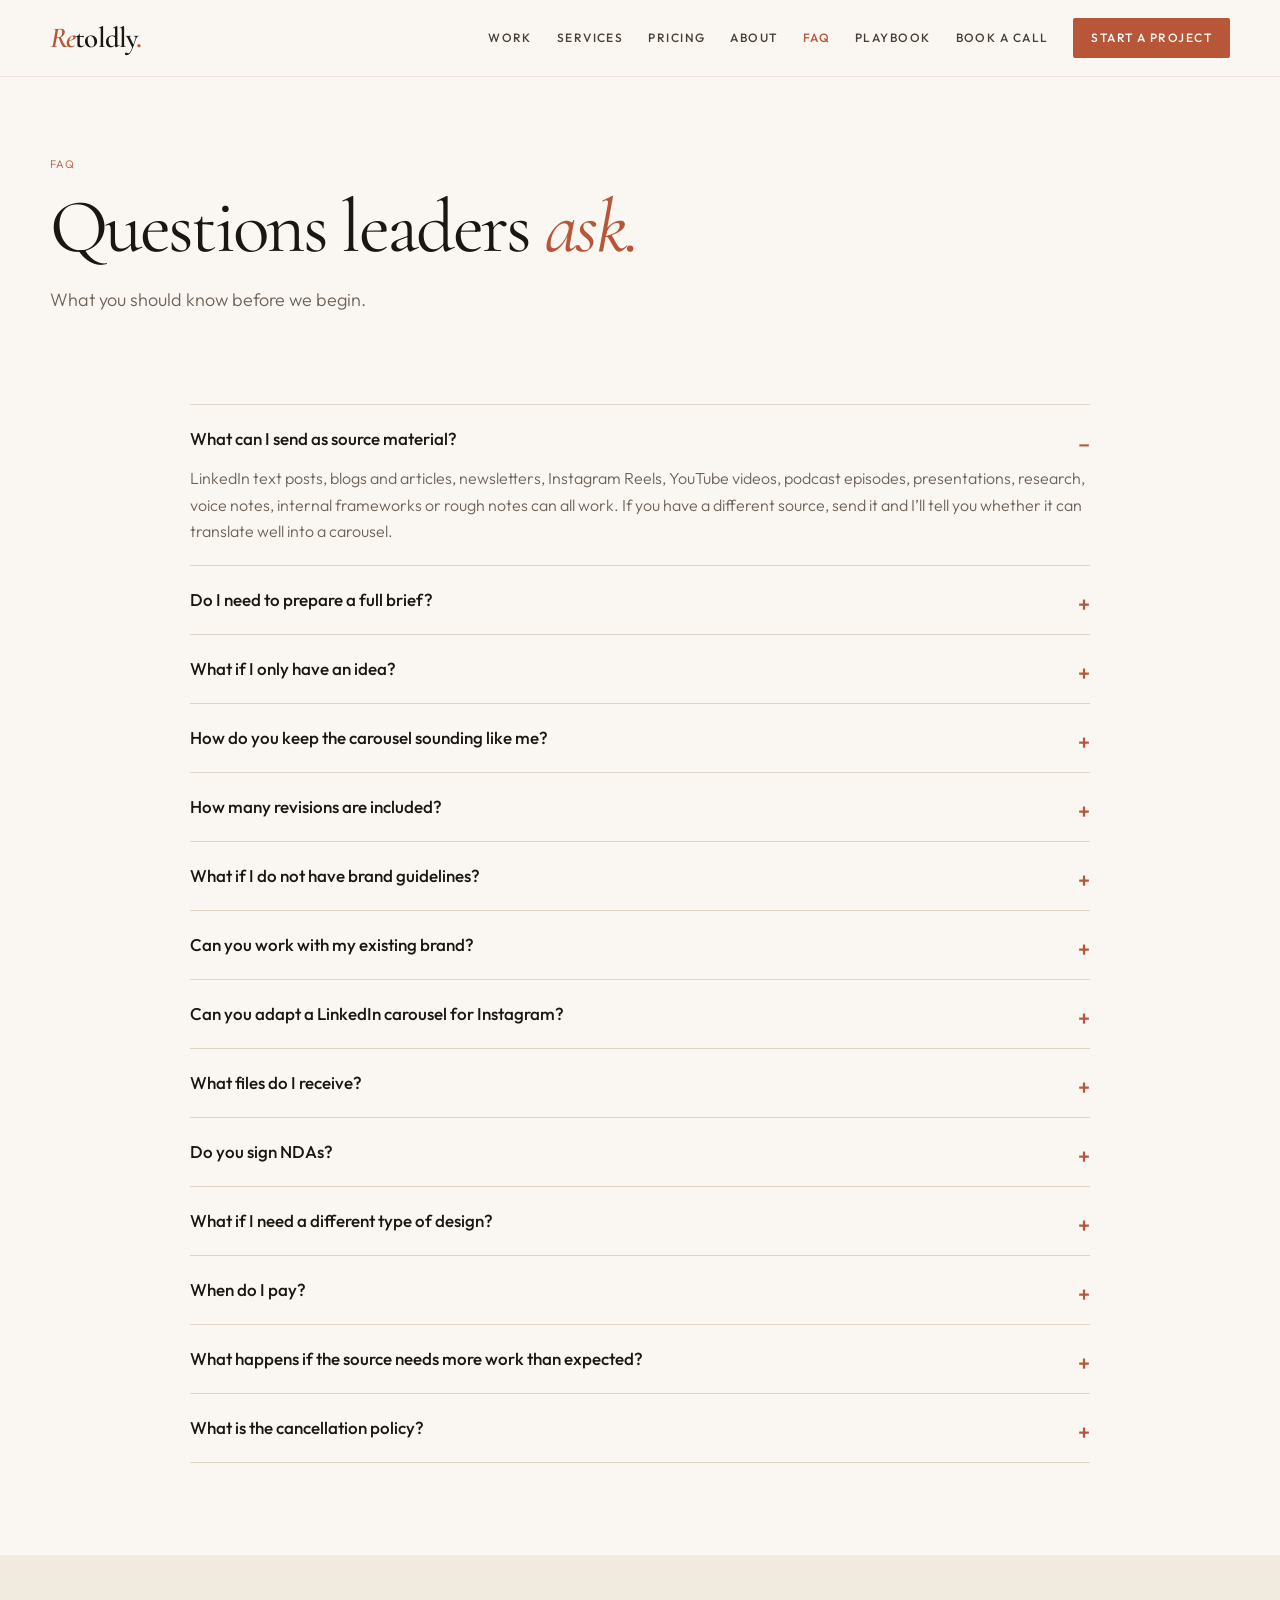
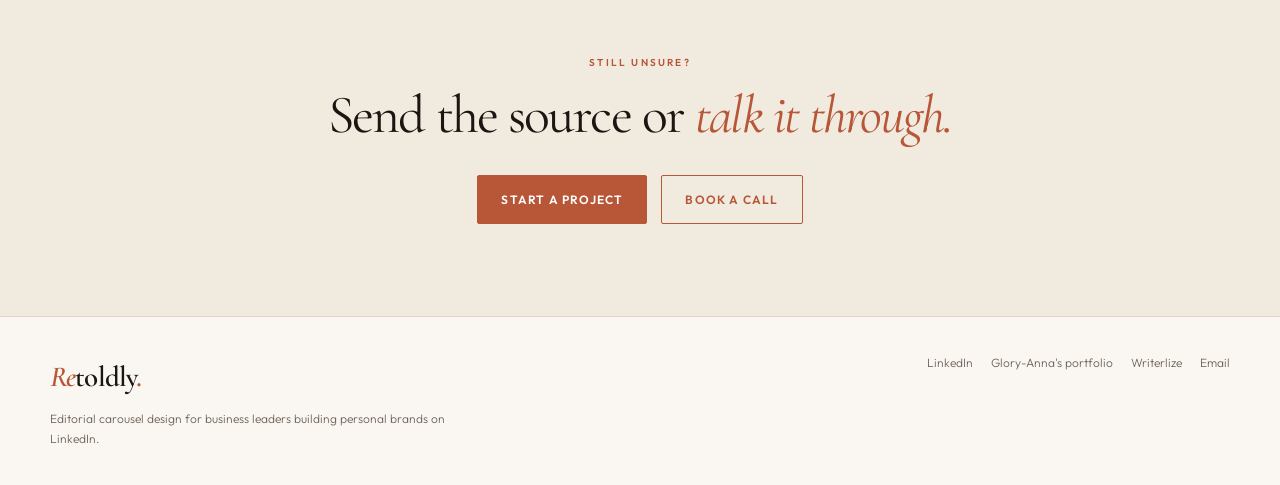
<file: faq.html>
<!doctype html><html lang="en"><head><meta charset="utf-8"><meta name="viewport" content="width=device-width,initial-scale=1"><title>Questions Leaders Ask | Retoldly</title><meta name="description" content="Answers to common questions about Retoldly carousel projects, source material, revisions, brand assets, confidentiality and other design work."><link rel="preconnect" href="https://fonts.googleapis.com"><link rel="preconnect" href="https://fonts.gstatic.com" crossorigin><link href="https://fonts.googleapis.com/css2?family=Cormorant+Garamond:ital,wght@0,400;0,500;0,600;1,400;1,500&family=Outfit:wght@300;400;500;600&display=swap" rel="stylesheet"><link rel="stylesheet" href="assets/styles.css"><link rel="icon" href="assets/favicon.svg" type="image/svg+xml"><meta name="theme-color" content="#FAF7F2"></head><body><nav><div class="wrap nav-inner"><a class="logo" href="index.html"><span class="re">Re</span>toldly<span class="dot">.</span></a><button class="menu-btn" aria-label="Open menu" aria-expanded="false">☰</button><div class="nav-links"><a href="work.html" class="">Work</a><a href="services.html" class="">Services</a><a href="pricing.html" class="">Pricing</a><a href="about.html" class="">About</a><a href="faq.html" class="active">FAQ</a><a href="playbook.html" class="">Playbook</a><a href="https://cal.com/gloryann-oshafi-retoldly" target="_blank" rel="noopener">Book a call</a><a class="nav-cta" href="start.html">Start a project</a></div></div></nav>
<header class="page-hero"><div class="wrap"><div class="breadcrumbs">FAQ</div><h1>Questions leaders <em>ask.</em></h1><p>What you should know before we begin.</p></div></header>
<section style="padding-top:28px"><div class="wrap faq">
<details open><summary>What can I send as source material?</summary><div class="answer">LinkedIn text posts, blogs and articles, newsletters, Instagram Reels, YouTube videos, podcast episodes, presentations, research, voice notes, internal frameworks or rough notes can all work. If you have a different source, send it and I’ll tell you whether it can translate well into a carousel.</div></details>
<details><summary>Do I need to prepare a full brief?</summary><div class="answer">No. Send the source material and any context that matters. If you already have brand assets, include them. If the project needs a deeper conversation, I’ll arrange that with you.</div></details>
<details><summary>What if I only have an idea?</summary><div class="answer">That fits Fully Retold. We can use a short working call to get the idea out of your head, then I’ll develop the content and research anything that needs support.</div></details>
<details><summary>How do you keep the carousel sounding like me?</summary><div class="answer">I review your existing posts and other public content before writing. I pay attention to phrasing, sentence rhythm, level of formality, recurring expressions and the way you explain ideas. I edit for clarity without removing the parts of your voice that readers already recognize.</div></details>
<details><summary>How many revisions are included?</summary><div class="answer">One revision round is included. It covers reasonable changes within the agreed content and visual direction. A major change in source material or scope may need a revised quote.</div></details>
<details><summary>What if I do not have brand guidelines?</summary><div class="answer">You can request the Carousel Visual System. It gives your carousel work a consistent colour palette, font direction, layout system and image treatment. Logo design is not included.</div></details>
<details><summary>Can you work with my existing brand?</summary><div class="answer">Yes. Send your current brand guidelines, colours, fonts, personal photos and any examples that help me understand how you want your personal brand to look.</div></details>
<details><summary>Can you adapt a LinkedIn carousel for Instagram?</summary><div class="answer">Yes. LinkedIn is the primary format, and the carousel can be adapted for Instagram for an additional fee. The sizing and closing CTA may need to change for the platform.</div></details>
<details><summary>What files do I receive?</summary><div class="answer">You receive the publish-ready PDF. Editable source files can be shared on request. Client-specific final assets belong to you. Retoldly’s reusable internal systems remain part of the studio process.</div></details>
<details><summary>Do you sign NDAs?</summary><div class="answer">Yes. I’m comfortable working under an NDA where a project requires it. Completed work is only shown publicly with permission, including approved redacted versions where necessary.</div></details>
<details><summary>What if I need a different type of design?</summary><div class="answer">Retoldly mainly focuses on carousel work. I also take on selected infographics and custom presentation-slide projects. These are scoped separately, starting from $100.</div></details>
<details><summary>When do I pay?</summary><div class="answer">For one-off projects, I review the source and confirm the scope first. You pay after we agree on the final price and delivery date. Retainers are paid at the start of each month.</div></details>
<details><summary>What happens if the source needs more work than expected?</summary><div class="answer">I’ll flag it before continuing. You can approve the revised scope or keep the project within the original scope. Extra work is not added after the fact without your approval.</div></details>
<details><summary>What is the cancellation policy?</summary><div class="answer">Before work begins, payments can be refunded minus non-refundable processing fees. Once work has begun, project payments are non-refundable because production time has been reserved. Retainer clients can cancel before the next billing cycle.</div></details>
</div></section>
<section style="background:var(--cream2)"><div class="wrap center"><span class="section-label">Still unsure?</span><h2 class="section-title">Send the source or <em>talk it through.</em></h2><div class="hero-actions" style="justify-content:center"><a class="btn primary" href="start.html">Start a project</a><a class="btn secondary" href="https://cal.com/gloryann-oshafi-retoldly" target="_blank" rel="noopener">Book a call</a></div></div></section>
<footer><div class="wrap footer-grid"><div><a class="logo" href="index.html"><span class="re">Re</span>toldly<span class="dot">.</span></a><div class="footer-note">Editorial carousel design for business leaders building personal brands on LinkedIn.</div></div><div class="footer-links"><a href="https://www.linkedin.com/in/gloryann-oshafi/" target="_blank" rel="noopener">LinkedIn</a><a href="https://www.gloryannaoshafi.work/" target="_blank" rel="noopener">Glory-Anna's portfolio</a><a href="https://writerlize.com" target="_blank" rel="noopener">Writerlize</a><a href="mailto:ogloryann@gmail.com">Email</a></div></div></footer><script src="assets/site.js"></script></body></html>
</file>
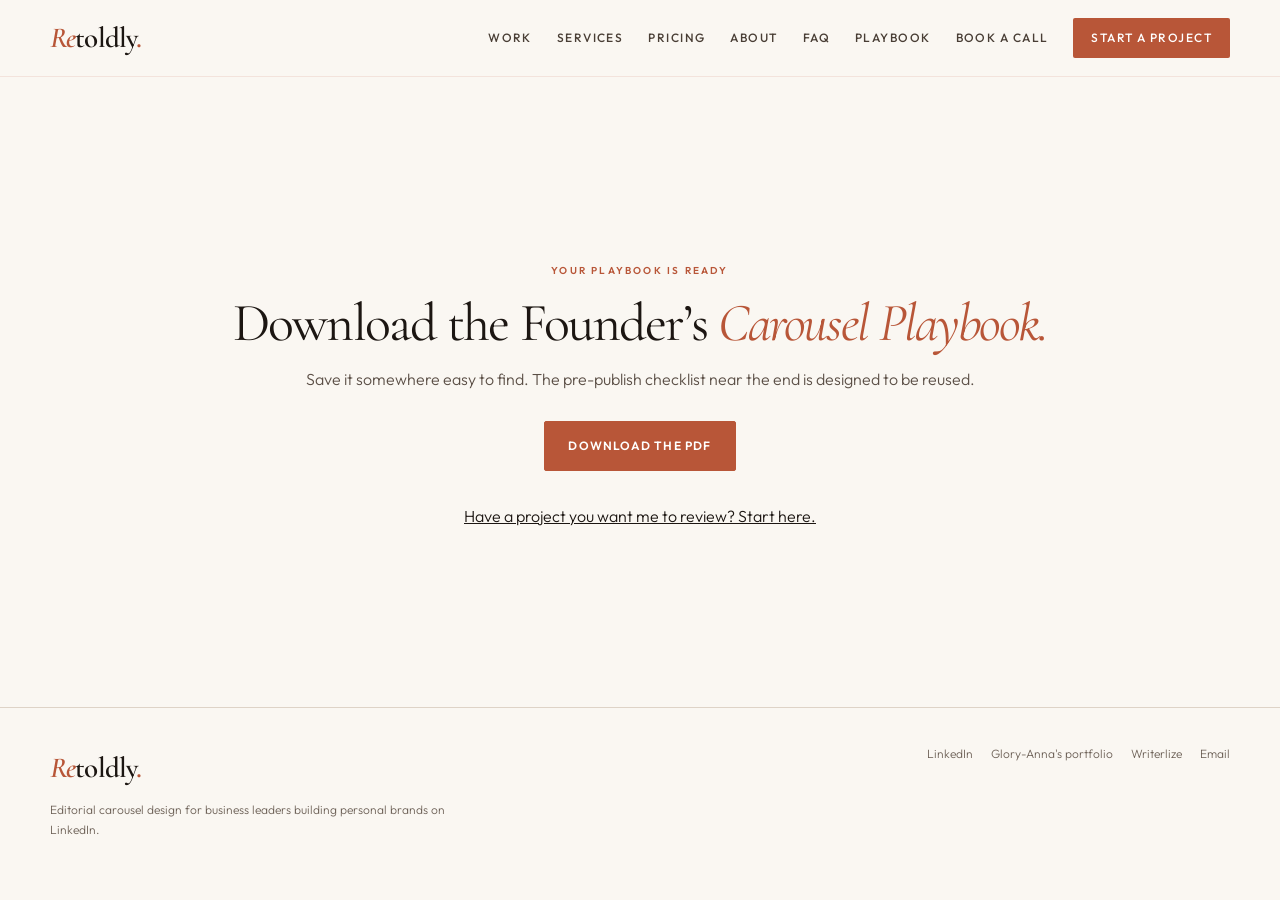
<file: playbook-download.html>
<!doctype html><html lang="en"><head><meta charset="utf-8"><meta name="viewport" content="width=device-width,initial-scale=1"><title>Download the Founder’s Carousel Playbook | Retoldly</title><meta name="description" content="Download page for the Retoldly Founder’s Carousel Playbook."><link rel="preconnect" href="https://fonts.googleapis.com"><link rel="preconnect" href="https://fonts.gstatic.com" crossorigin><link href="https://fonts.googleapis.com/css2?family=Cormorant+Garamond:ital,wght@0,400;0,500;0,600;1,400;1,500&family=Outfit:wght@300;400;500;600&display=swap" rel="stylesheet"><link rel="stylesheet" href="assets/styles.css"><meta name="robots" content="noindex,nofollow"><link rel="icon" href="assets/favicon.svg" type="image/svg+xml"><meta name="theme-color" content="#FAF7F2"></head><body><nav><div class="wrap nav-inner"><a class="logo" href="index.html"><span class="re">Re</span>toldly<span class="dot">.</span></a><button class="menu-btn" aria-label="Open menu" aria-expanded="false">☰</button><div class="nav-links"><a href="work.html" class="">Work</a><a href="services.html" class="">Services</a><a href="pricing.html" class="">Pricing</a><a href="about.html" class="">About</a><a href="faq.html" class="">FAQ</a><a href="playbook.html" class="">Playbook</a><a href="https://cal.com/gloryann-oshafi-retoldly" target="_blank" rel="noopener">Book a call</a><a class="nav-cta" href="start.html">Start a project</a></div></div></nav>
<section style="min-height:70vh;display:flex;align-items:center"><div class="wrap center"><span class="section-label">Your playbook is ready</span><h1 class="section-title">Download the Founder’s <em>Carousel Playbook.</em></h1><p class="section-copy" style="margin:0 auto 28px">Save it somewhere easy to find. The pre-publish checklist near the end is designed to be reused.</p><a class="btn primary" href="assets/retoldly-founders-carousel-playbook.pdf" download>Download the PDF</a><div class="spacer-top"><a href="start.html">Have a project you want me to review? Start here.</a></div></div></section>
<footer><div class="wrap footer-grid"><div><a class="logo" href="index.html"><span class="re">Re</span>toldly<span class="dot">.</span></a><div class="footer-note">Editorial carousel design for business leaders building personal brands on LinkedIn.</div></div><div class="footer-links"><a href="https://www.linkedin.com/in/gloryann-oshafi/" target="_blank" rel="noopener">LinkedIn</a><a href="https://www.gloryannaoshafi.work/" target="_blank" rel="noopener">Glory-Anna's portfolio</a><a href="https://writerlize.com" target="_blank" rel="noopener">Writerlize</a><a href="mailto:ogloryann@gmail.com">Email</a></div></div></footer><script src="assets/site.js"></script></body></html>
</file>
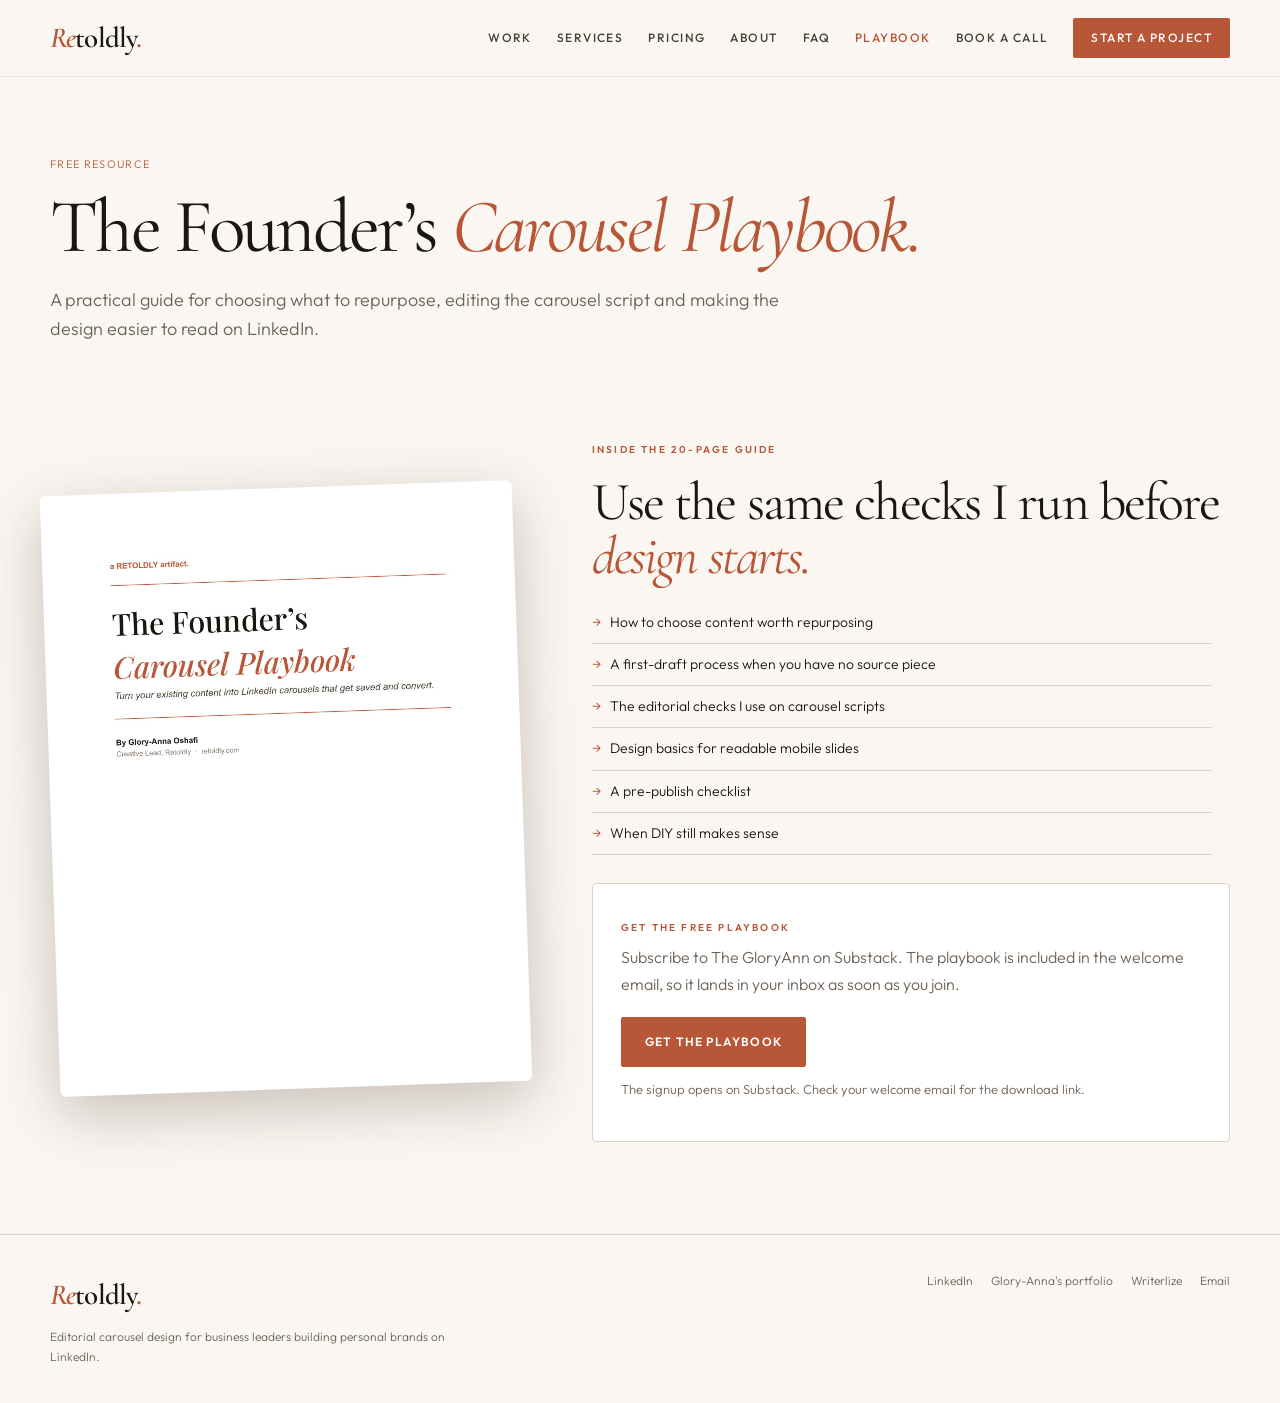
<file: playbook.html>
<!doctype html><html lang="en"><head><meta charset="utf-8"><meta name="viewport" content="width=device-width,initial-scale=1"><title>Founder's Carousel Playbook | Retoldly</title><meta name="description" content="Download Retoldly’s free Founder’s Carousel Playbook for LinkedIn carousel repurposing and design."><link rel="preconnect" href="https://fonts.googleapis.com"><link rel="preconnect" href="https://fonts.gstatic.com" crossorigin><link href="https://fonts.googleapis.com/css2?family=Cormorant+Garamond:ital,wght@0,400;0,500;0,600;1,400;1,500&family=Outfit:wght@300;400;500;600&display=swap" rel="stylesheet"><link rel="stylesheet" href="assets/styles.css"><link rel="icon" href="assets/favicon.svg" type="image/svg+xml"><meta name="theme-color" content="#FAF7F2"></head><body><nav><div class="wrap nav-inner"><a class="logo" href="index.html"><span class="re">Re</span>toldly<span class="dot">.</span></a><button class="menu-btn" aria-label="Open menu" aria-expanded="false">☰</button><div class="nav-links"><a href="work.html" class="">Work</a><a href="services.html" class="">Services</a><a href="pricing.html" class="">Pricing</a><a href="about.html" class="">About</a><a href="faq.html" class="">FAQ</a><a href="playbook.html" class="active">Playbook</a><a href="https://cal.com/gloryann-oshafi-retoldly" target="_blank" rel="noopener">Book a call</a><a class="nav-cta" href="start.html">Start a project</a></div></div></nav>
<header class="page-hero"><div class="wrap"><div class="breadcrumbs">Free resource</div><h1>The Founder’s <em>Carousel Playbook.</em></h1><p>A practical guide for choosing what to repurpose, editing the carousel script and making the design easier to read on LinkedIn.</p></div></header>
<section style="padding-top:28px"><div class="wrap leadmag-grid"><div class="leadmag-cover"><img src="assets/work/playbook-cover.jpg" alt="The Founder's Carousel Playbook cover"></div><div><span class="section-label">Inside the 20-page guide</span><h2 class="section-title">Use the same checks I run before <em>design starts.</em></h2><ul class="clean-list" style="max-width:620px"><li>How to choose content worth repurposing</li><li>A first-draft process when you have no source piece</li><li>The editorial checks I use on carousel scripts</li><li>Design basics for readable mobile slides</li><li>A pre-publish checklist</li><li>When DIY still makes sense</li></ul><div class="substack-gate" style="margin-top:28px;padding:28px;background:#fff;border:1px solid var(--line)"><span class="section-label" style="margin-bottom:8px">Get the free playbook</span><p style="margin:0 0 18px;color:var(--muted)">Subscribe to The GloryAnn on Substack. The playbook is included in the welcome email, so it lands in your inbox as soon as you join.</p><a class="btn primary" href="https://thegloryann.substack.com/subscribe" target="_blank" rel="noopener">Get the playbook</a><p class="subtle" style="margin-top:12px">The signup opens on Substack. Check your welcome email for the download link.</p></div></div></div></section>
<footer><div class="wrap footer-grid"><div><a class="logo" href="index.html"><span class="re">Re</span>toldly<span class="dot">.</span></a><div class="footer-note">Editorial carousel design for business leaders building personal brands on LinkedIn.</div></div><div class="footer-links"><a href="https://www.linkedin.com/in/gloryann-oshafi/" target="_blank" rel="noopener">LinkedIn</a><a href="https://www.gloryannaoshafi.work/" target="_blank" rel="noopener">Glory-Anna's portfolio</a><a href="https://writerlize.com" target="_blank" rel="noopener">Writerlize</a><a href="mailto:ogloryann@gmail.com">Email</a></div></div></footer><script src="assets/site.js"></script></body></html>
</file>
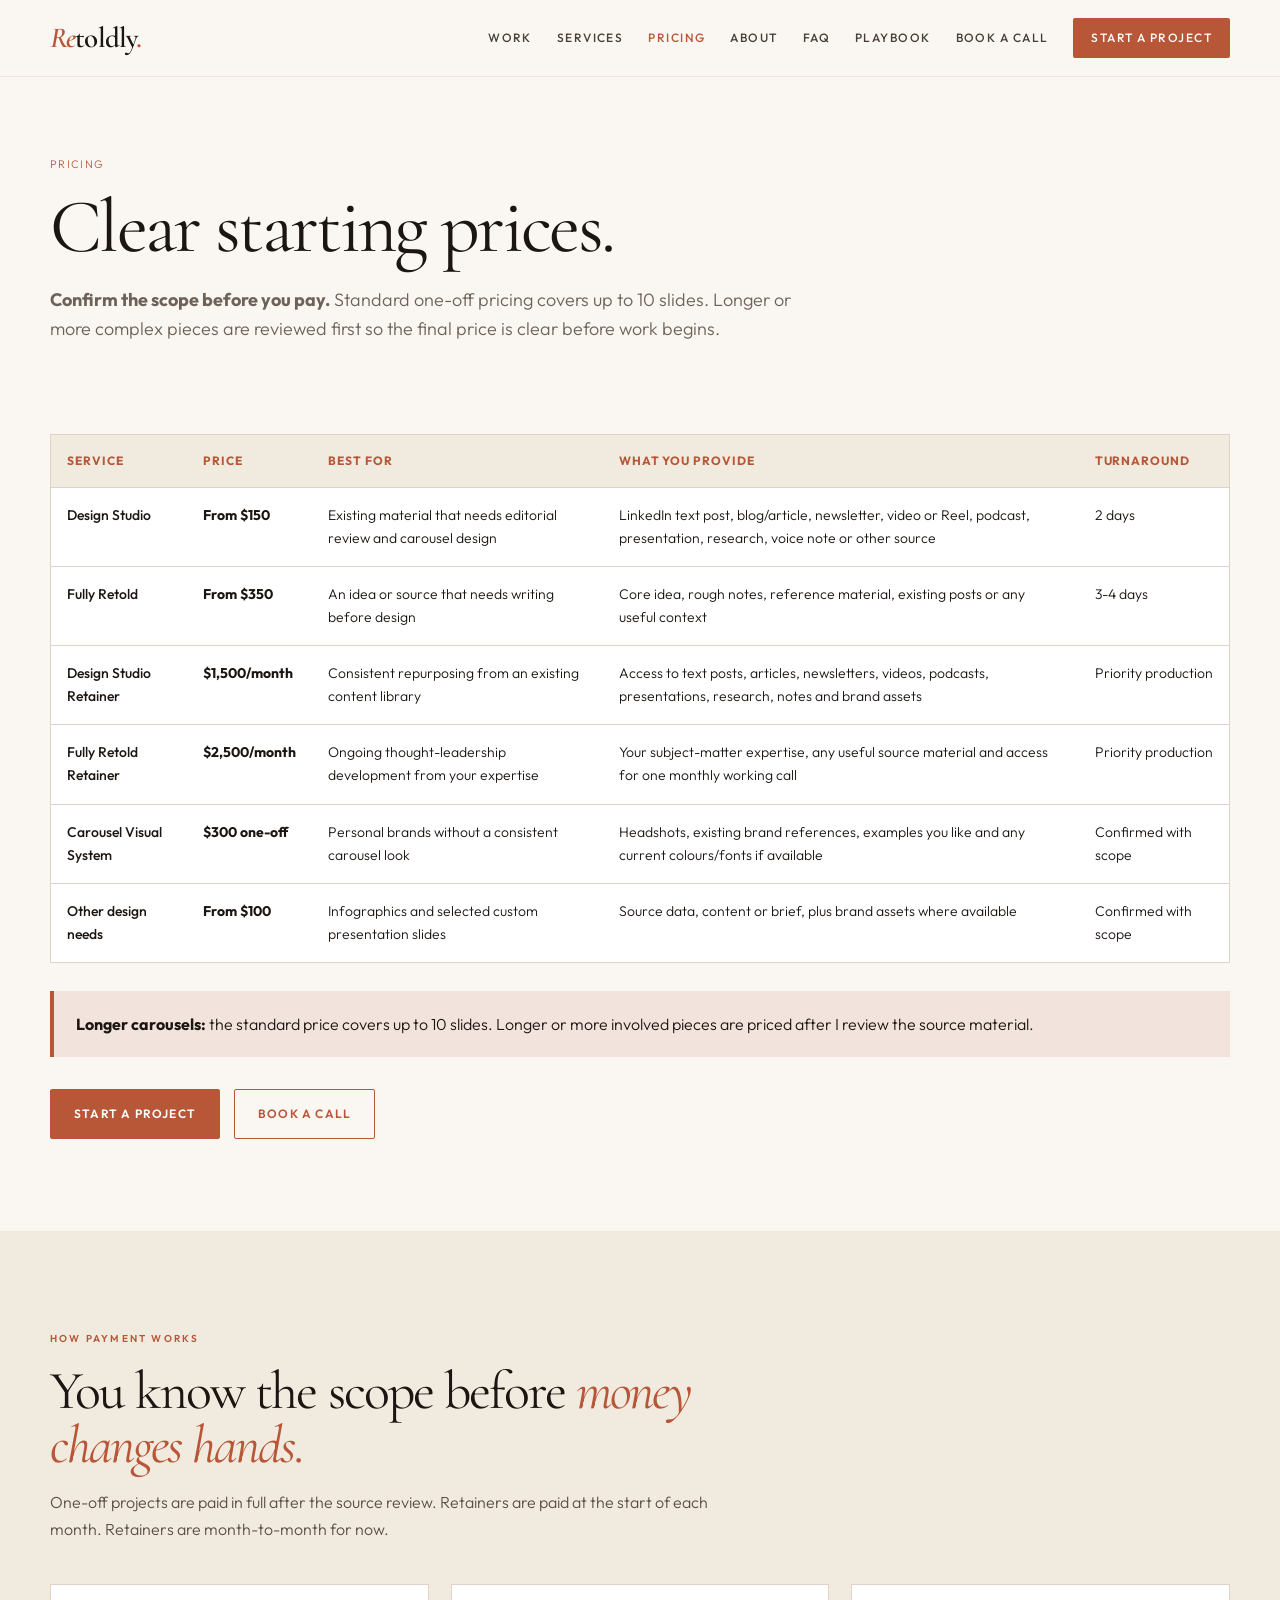
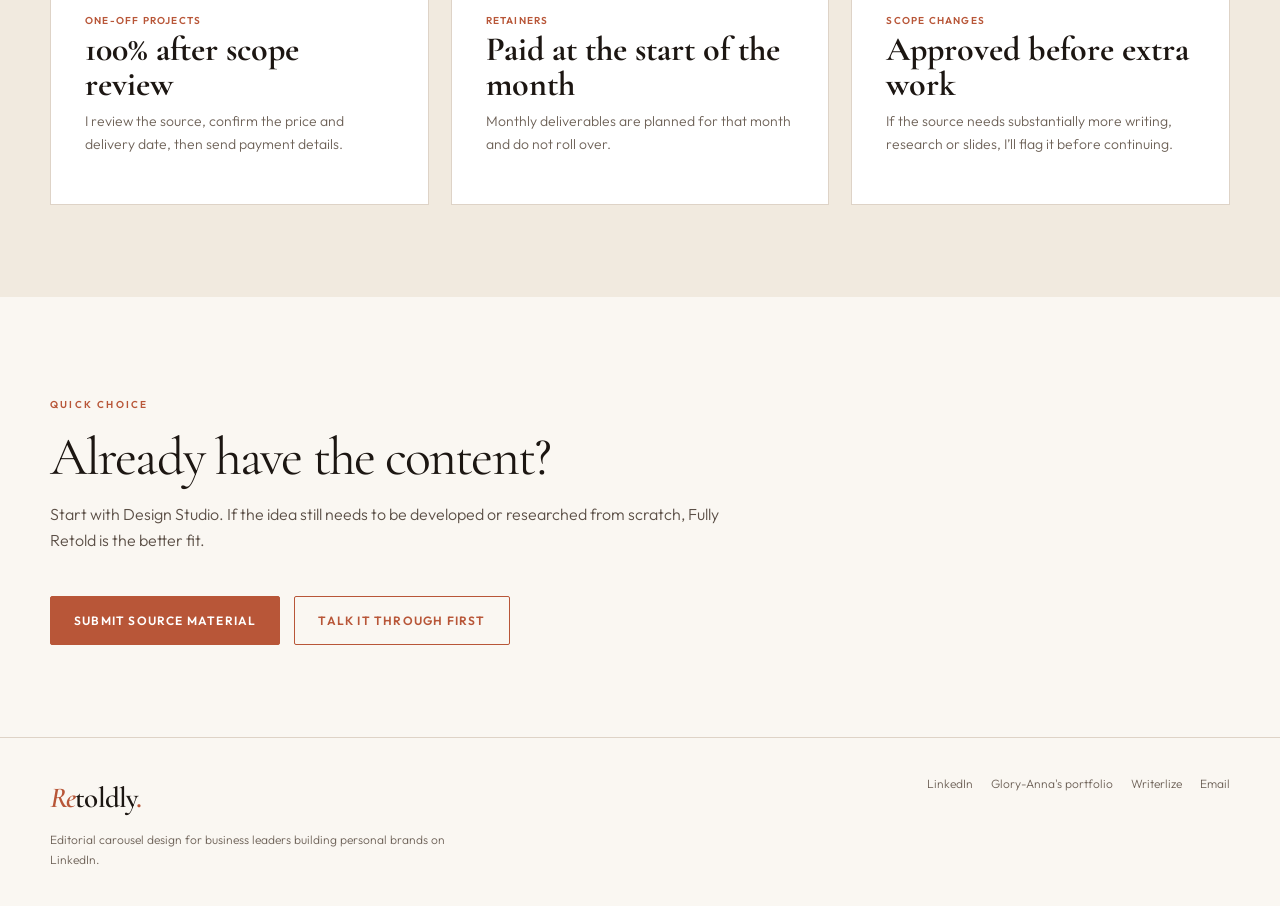
<file: pricing.html>
<!doctype html><html lang="en"><head><meta charset="utf-8"><meta name="viewport" content="width=device-width,initial-scale=1"><title>Pricing | Retoldly</title><meta name="description" content="Starting prices for Retoldly LinkedIn carousels, monthly retainers, visual systems and selected design work."><link rel="preconnect" href="https://fonts.googleapis.com"><link rel="preconnect" href="https://fonts.gstatic.com" crossorigin><link href="https://fonts.googleapis.com/css2?family=Cormorant+Garamond:ital,wght@0,400;0,500;0,600;1,400;1,500&family=Outfit:wght@300;400;500;600&display=swap" rel="stylesheet"><link rel="stylesheet" href="assets/styles.css"><link rel="icon" href="assets/favicon.svg" type="image/svg+xml"><meta name="theme-color" content="#FAF7F2"></head><body><nav><div class="wrap nav-inner"><a class="logo" href="index.html"><span class="re">Re</span>toldly<span class="dot">.</span></a><button class="menu-btn" aria-label="Open menu" aria-expanded="false">☰</button><div class="nav-links"><a href="work.html" class="">Work</a><a href="services.html" class="">Services</a><a href="pricing.html" class="active">Pricing</a><a href="about.html" class="">About</a><a href="faq.html" class="">FAQ</a><a href="playbook.html" class="">Playbook</a><a href="https://cal.com/gloryann-oshafi-retoldly" target="_blank" rel="noopener">Book a call</a><a class="nav-cta" href="start.html">Start a project</a></div></div></nav>
<header class="page-hero"><div class="wrap"><div class="breadcrumbs">Pricing</div><h1>Clear starting prices.</h1><p><strong>Confirm the scope before you pay.</strong> Standard one-off pricing covers up to 10 slides. Longer or more complex pieces are reviewed first so the final price is clear before work begins.</p></div></header>
<section style="padding-top:28px"><div class="wrap pricing-scroll"><table class="pricing-table"><thead><tr><th>Service</th><th>Price</th><th>Best for</th><th>What you provide</th><th>Turnaround</th></tr></thead><tbody><tr><td>Design Studio</td><td><strong>From $150</strong></td><td>Existing material that needs editorial review and carousel design</td><td>LinkedIn text post, blog/article, newsletter, video or Reel, podcast, presentation, research, voice note or other source</td><td>2 days</td></tr><tr><td>Fully Retold</td><td><strong>From $350</strong></td><td>An idea or source that needs writing before design</td><td>Core idea, rough notes, reference material, existing posts or any useful context</td><td>3-4 days</td></tr><tr><td>Design Studio Retainer</td><td><strong>$1,500/month</strong></td><td>Consistent repurposing from an existing content library</td><td>Access to text posts, articles, newsletters, videos, podcasts, presentations, research, notes and brand assets</td><td>Priority production</td></tr><tr><td>Fully Retold Retainer</td><td><strong>$2,500/month</strong></td><td>Ongoing thought-leadership development from your expertise</td><td>Your subject-matter expertise, any useful source material and access for one monthly working call</td><td>Priority production</td></tr><tr><td>Carousel Visual System</td><td><strong>$300 one-off</strong></td><td>Personal brands without a consistent carousel look</td><td>Headshots, existing brand references, examples you like and any current colours/fonts if available</td><td>Confirmed with scope</td></tr><tr><td>Other design needs</td><td><strong>From $100</strong></td><td>Infographics and selected custom presentation slides</td><td>Source data, content or brief, plus brand assets where available</td><td>Confirmed with scope</td></tr></tbody></table><div class="note-box"><strong>Longer carousels:</strong> the standard price covers up to 10 slides. Longer or more involved pieces are priced after I review the source material.</div><div class="hero-actions"><a class="btn primary" href="start.html">Start a project</a><a class="btn secondary" href="https://cal.com/gloryann-oshafi-retoldly" target="_blank" rel="noopener">Book a call</a></div></div></section>
<section style="background:var(--cream2)"><div class="wrap"><div class="section-head"><span class="section-label">How payment works</span><h2 class="section-title">You know the scope before <em>money changes hands.</em></h2><p class="section-copy">One-off projects are paid in full after the source review. Retainers are paid at the start of each month. Retainers are month-to-month for now.</p></div><div class="work-grid payment-grid"><div class="service-card payment-card"><span class="work-kicker">One-off projects</span><h3>100% after scope review</h3><p>I review the source, confirm the price and delivery date, then send payment details.</p></div><div class="service-card payment-card"><span class="work-kicker">Retainers</span><h3>Paid at the start of the month</h3><p>Monthly deliverables are planned for that month and do not roll over.</p></div><div class="service-card payment-card"><span class="work-kicker">Scope changes</span><h3>Approved before extra work</h3><p>If the source needs substantially more writing, research or slides, I’ll flag it before continuing.</p></div></div></div></section>
<section><div class="wrap"><div class="section-head"><span class="section-label">Quick choice</span><h2 class="section-title">Already have the content?</h2><p class="section-copy">Start with Design Studio. If the idea still needs to be developed or researched from scratch, Fully Retold is the better fit.</p></div><div class="hero-actions"><a class="btn primary" href="start.html">Submit source material</a><a class="btn secondary" href="https://cal.com/gloryann-oshafi-retoldly" target="_blank" rel="noopener">Talk it through first</a></div></div></section>
<footer><div class="wrap footer-grid"><div><a class="logo" href="index.html"><span class="re">Re</span>toldly<span class="dot">.</span></a><div class="footer-note">Editorial carousel design for business leaders building personal brands on LinkedIn.</div></div><div class="footer-links"><a href="https://www.linkedin.com/in/gloryann-oshafi/" target="_blank" rel="noopener">LinkedIn</a><a href="https://www.gloryannaoshafi.work/" target="_blank" rel="noopener">Glory-Anna's portfolio</a><a href="https://writerlize.com" target="_blank" rel="noopener">Writerlize</a><a href="mailto:ogloryann@gmail.com">Email</a></div></div></footer><script src="assets/site.js"></script></body></html>
</file>
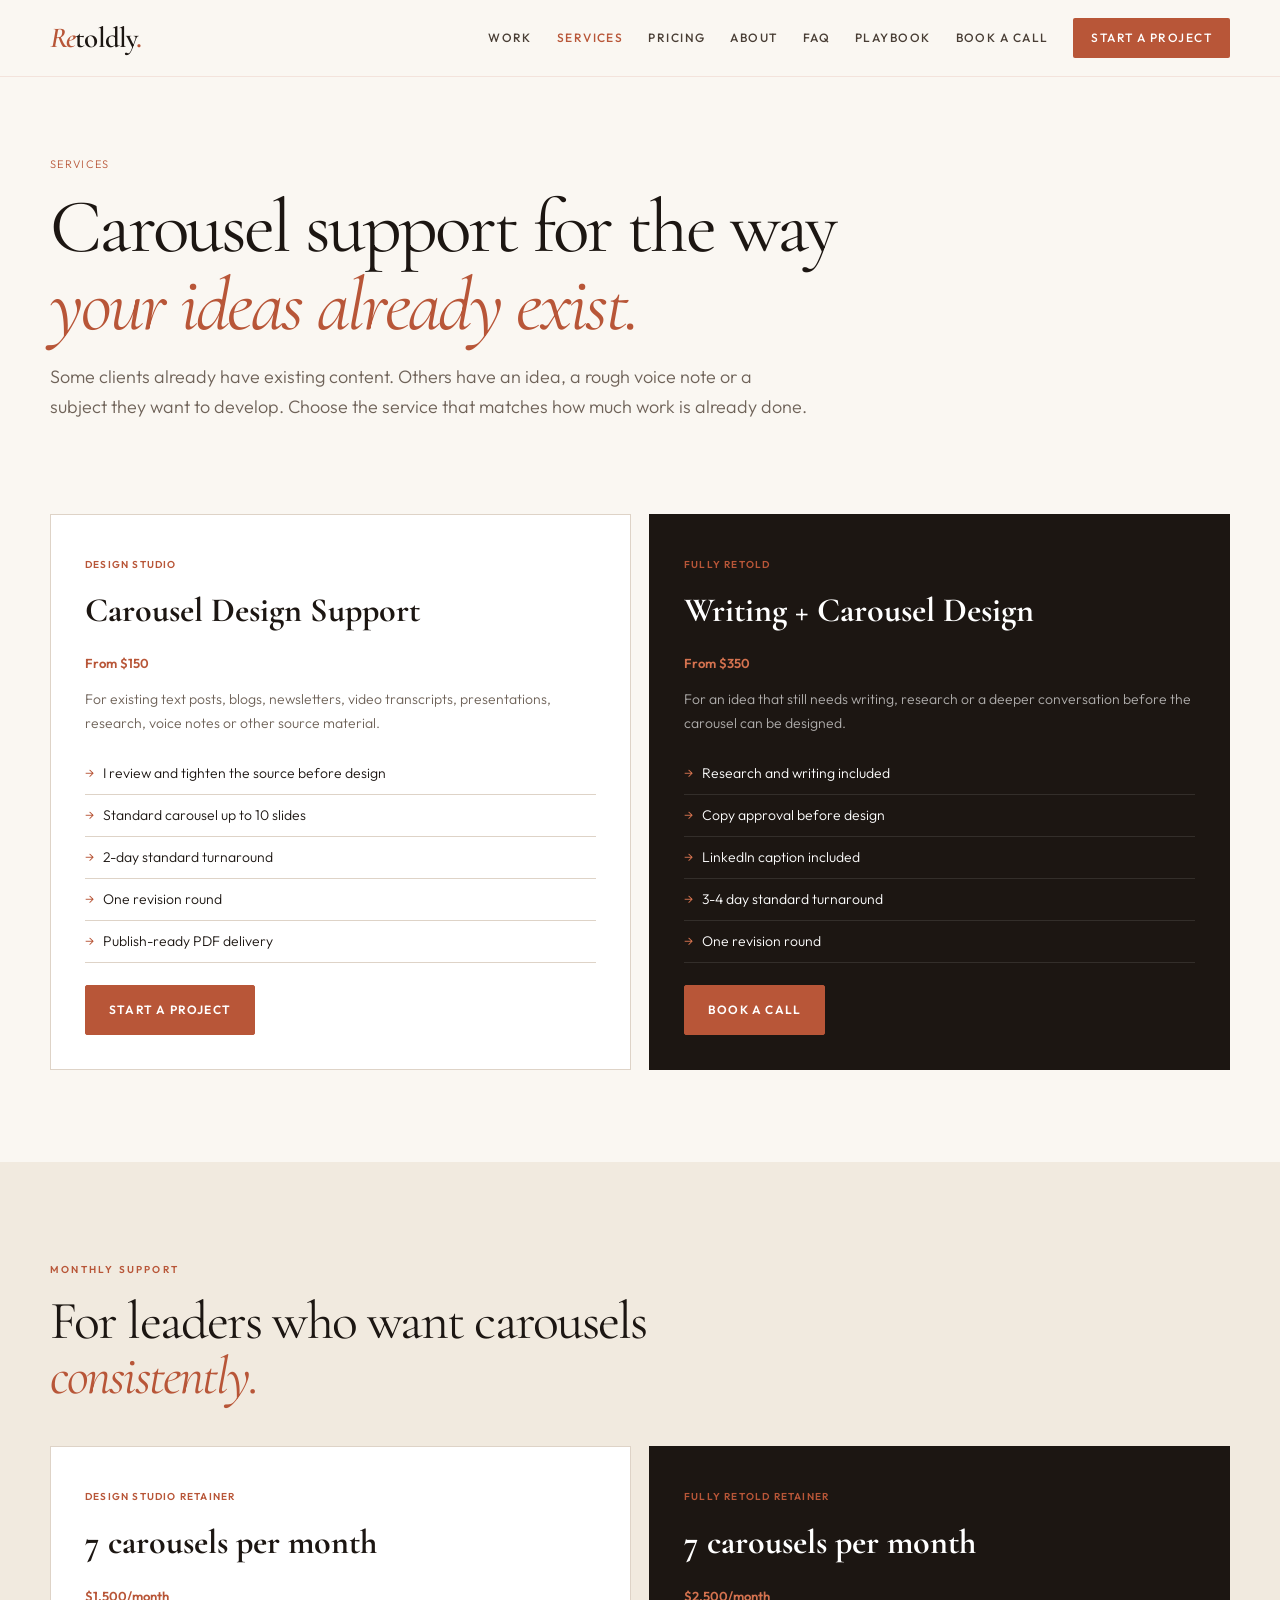
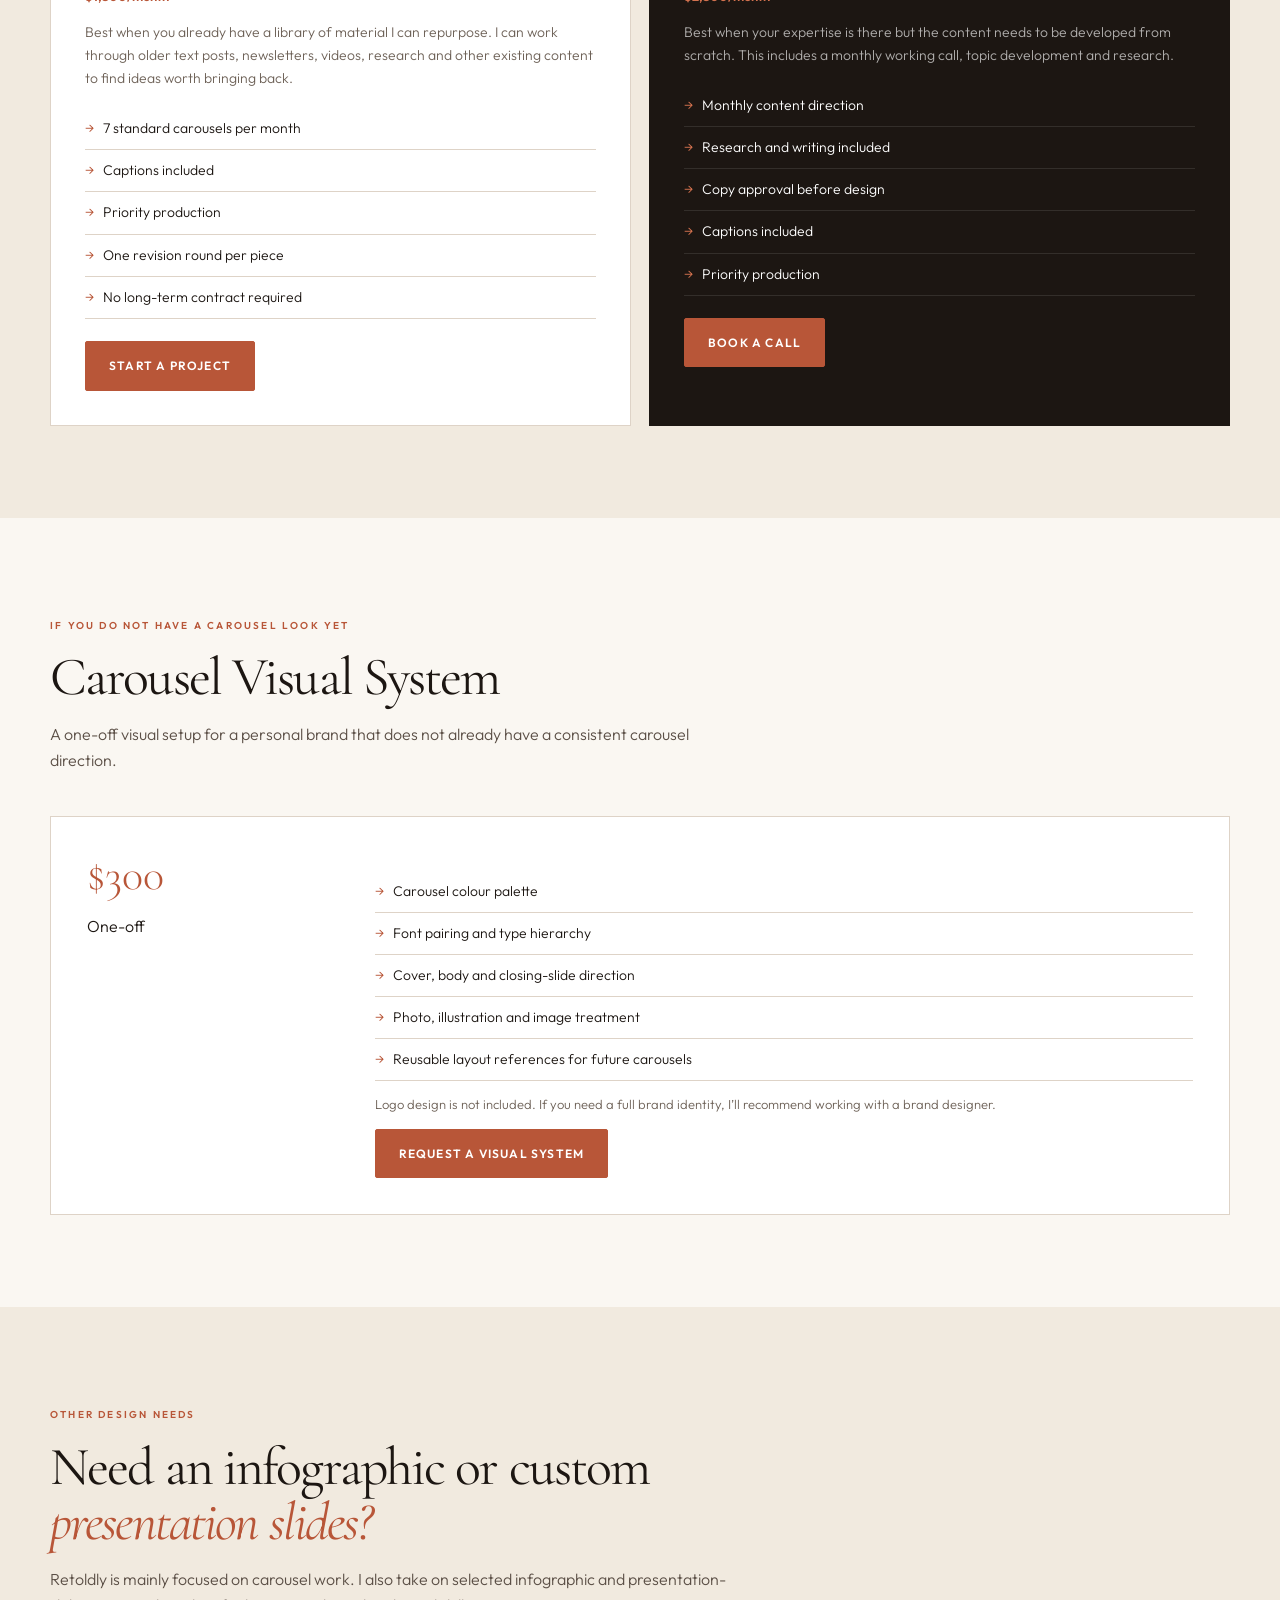
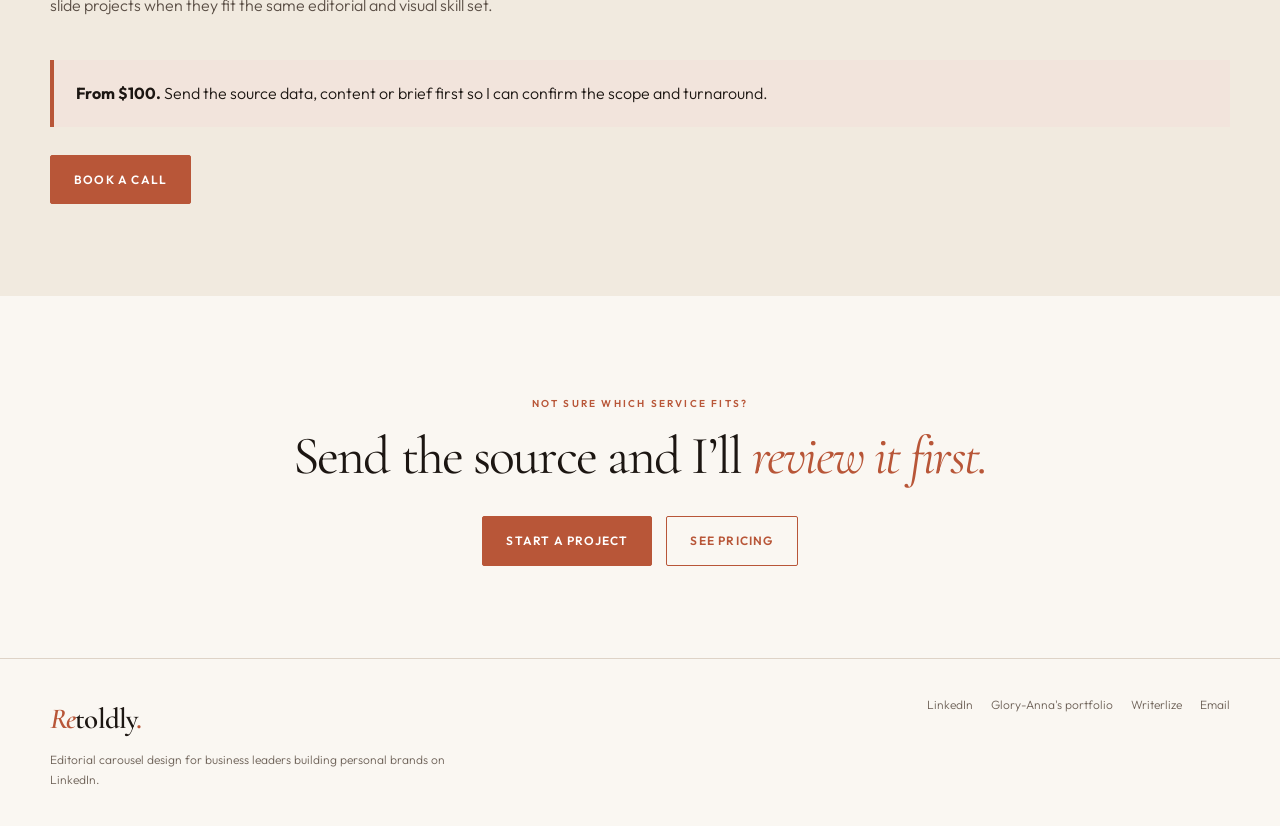
<file: services.html>
<!doctype html><html lang="en"><head><meta charset="utf-8"><meta name="viewport" content="width=device-width,initial-scale=1"><title>Services | Retoldly</title><meta name="description" content="Carousel design support, full carousel writing, retainers and visual systems for business leaders on LinkedIn."><link rel="preconnect" href="https://fonts.googleapis.com"><link rel="preconnect" href="https://fonts.gstatic.com" crossorigin><link href="https://fonts.googleapis.com/css2?family=Cormorant+Garamond:ital,wght@0,400;0,500;0,600;1,400;1,500&family=Outfit:wght@300;400;500;600&display=swap" rel="stylesheet"><link rel="stylesheet" href="assets/styles.css"><link rel="icon" href="assets/favicon.svg" type="image/svg+xml"><meta name="theme-color" content="#FAF7F2"></head><body><nav><div class="wrap nav-inner"><a class="logo" href="index.html"><span class="re">Re</span>toldly<span class="dot">.</span></a><button class="menu-btn" aria-label="Open menu" aria-expanded="false">☰</button><div class="nav-links"><a href="work.html" class="">Work</a><a href="services.html" class="active">Services</a><a href="pricing.html" class="">Pricing</a><a href="about.html" class="">About</a><a href="faq.html" class="">FAQ</a><a href="playbook.html" class="">Playbook</a><a href="https://cal.com/gloryann-oshafi-retoldly" target="_blank" rel="noopener">Book a call</a><a class="nav-cta" href="start.html">Start a project</a></div></div></nav>
<header class="page-hero"><div class="wrap"><div class="breadcrumbs">Services</div><h1>Carousel support for the way <em>your ideas already exist.</em></h1><p>Some clients already have existing content. Others have an idea, a rough voice note or a subject they want to develop. Choose the service that matches how much work is already done.</p></div></header>
<section style="padding-top:30px"><div class="wrap"><div class="service-grid"><div class="service-card"><span class="work-kicker">Design Studio</span><h3>Carousel Design Support</h3><div class="price">From $150</div><p>For existing text posts, blogs, newsletters, video transcripts, presentations, research, voice notes or other source material.</p><ul class="clean-list"><li>I review and tighten the source before design</li><li>Standard carousel up to 10 slides</li><li>2-day standard turnaround</li><li>One revision round</li><li>Publish-ready PDF delivery</li></ul><a class="btn primary card-cta" href="start.html">Start a project</a></div><div class="service-card featured"><span class="work-kicker">Fully Retold</span><h3>Writing + Carousel Design</h3><div class="price">From $350</div><p>For an idea that still needs writing, research or a deeper conversation before the carousel can be designed.</p><ul class="clean-list"><li>Research and writing included</li><li>Copy approval before design</li><li>LinkedIn caption included</li><li>3-4 day standard turnaround</li><li>One revision round</li></ul><a class="btn primary card-cta" href="https://cal.com/gloryann-oshafi-retoldly" target="_blank" rel="noopener">Book a call</a></div></div></div></section>
<section style="background:var(--cream2)"><div class="wrap"><div class="section-head"><span class="section-label">Monthly support</span><h2 class="section-title">For leaders who want carousels <em>consistently.</em></h2></div><div class="service-grid"><div class="service-card"><span class="work-kicker">Design Studio Retainer</span><h3>7 carousels per month</h3><div class="price">$1,500/month</div><p>Best when you already have a library of material I can repurpose. I can work through older text posts, newsletters, videos, research and other existing content to find ideas worth bringing back.</p><ul class="clean-list"><li>7 standard carousels per month</li><li>Captions included</li><li>Priority production</li><li>One revision round per piece</li><li>No long-term contract required</li></ul><a class="btn primary card-cta" href="start.html">Start a project</a></div><div class="service-card featured"><span class="work-kicker">Fully Retold Retainer</span><h3>7 carousels per month</h3><div class="price">$2,500/month</div><p>Best when your expertise is there but the content needs to be developed from scratch. This includes a monthly working call, topic development and research.</p><ul class="clean-list"><li>Monthly content direction</li><li>Research and writing included</li><li>Copy approval before design</li><li>Captions included</li><li>Priority production</li></ul><a class="btn primary card-cta" href="https://cal.com/gloryann-oshafi-retoldly" target="_blank" rel="noopener">Book a call</a></div></div></div></section>
<section><div class="wrap"><div class="section-head"><span class="section-label">If you do not have a carousel look yet</span><h2 class="section-title">Carousel Visual System</h2><p class="section-copy">A one-off visual setup for a personal brand that does not already have a consistent carousel direction.</p></div><div class="visual-system"><div><div class="price-box">$300</div><p>One-off</p></div><div><ul class="clean-list"><li>Carousel colour palette</li><li>Font pairing and type hierarchy</li><li>Cover, body and closing-slide direction</li><li>Photo, illustration and image treatment</li><li>Reusable layout references for future carousels</li></ul><p class="subtle">Logo design is not included. If you need a full brand identity, I’ll recommend working with a brand designer.</p><a class="btn primary" href="start.html">Request a visual system</a></div></div></div></section>
<section style="background:var(--cream2)"><div class="wrap"><div class="section-head"><span class="section-label">Other design needs</span><h2 class="section-title">Need an infographic or custom <em>presentation slides?</em></h2><p class="section-copy">Retoldly is mainly focused on carousel work. I also take on selected infographic and presentation-slide projects when they fit the same editorial and visual skill set.</p></div><div class="note-box"><strong>From $100.</strong> Send the source data, content or brief first so I can confirm the scope and turnaround.</div><a class="btn primary" href="https://cal.com/gloryann-oshafi-retoldly" target="_blank" rel="noopener">Book a call</a></div></section>
<section><div class="wrap center"><span class="section-label">Not sure which service fits?</span><h2 class="section-title">Send the source and I’ll <em>review it first.</em></h2><div class="hero-actions" style="justify-content:center"><a class="btn primary" href="start.html">Start a project</a><a class="btn secondary" href="pricing.html">See pricing</a></div></div></section>
<footer><div class="wrap footer-grid"><div><a class="logo" href="index.html"><span class="re">Re</span>toldly<span class="dot">.</span></a><div class="footer-note">Editorial carousel design for business leaders building personal brands on LinkedIn.</div></div><div class="footer-links"><a href="https://www.linkedin.com/in/gloryann-oshafi/" target="_blank" rel="noopener">LinkedIn</a><a href="https://www.gloryannaoshafi.work/" target="_blank" rel="noopener">Glory-Anna's portfolio</a><a href="https://writerlize.com" target="_blank" rel="noopener">Writerlize</a><a href="mailto:ogloryann@gmail.com">Email</a></div></div></footer><script src="assets/site.js"></script></body></html>
</file>
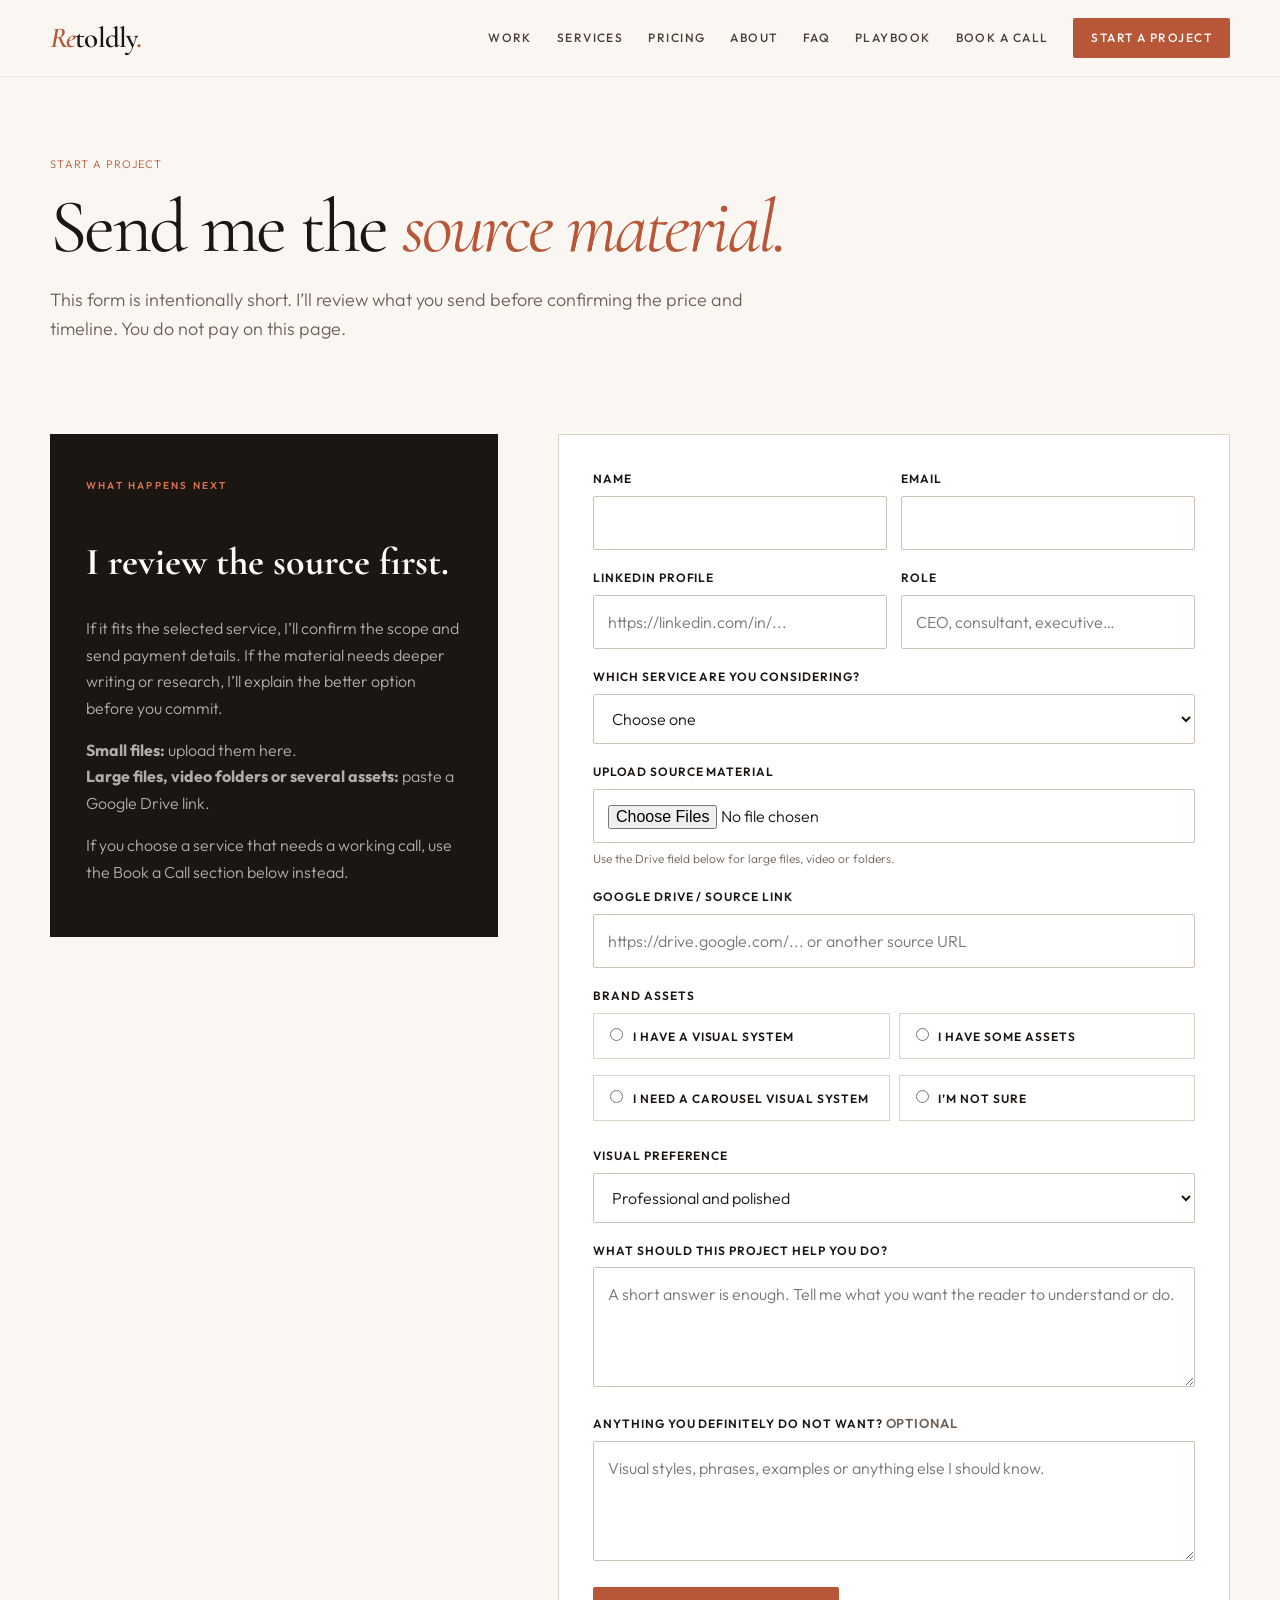
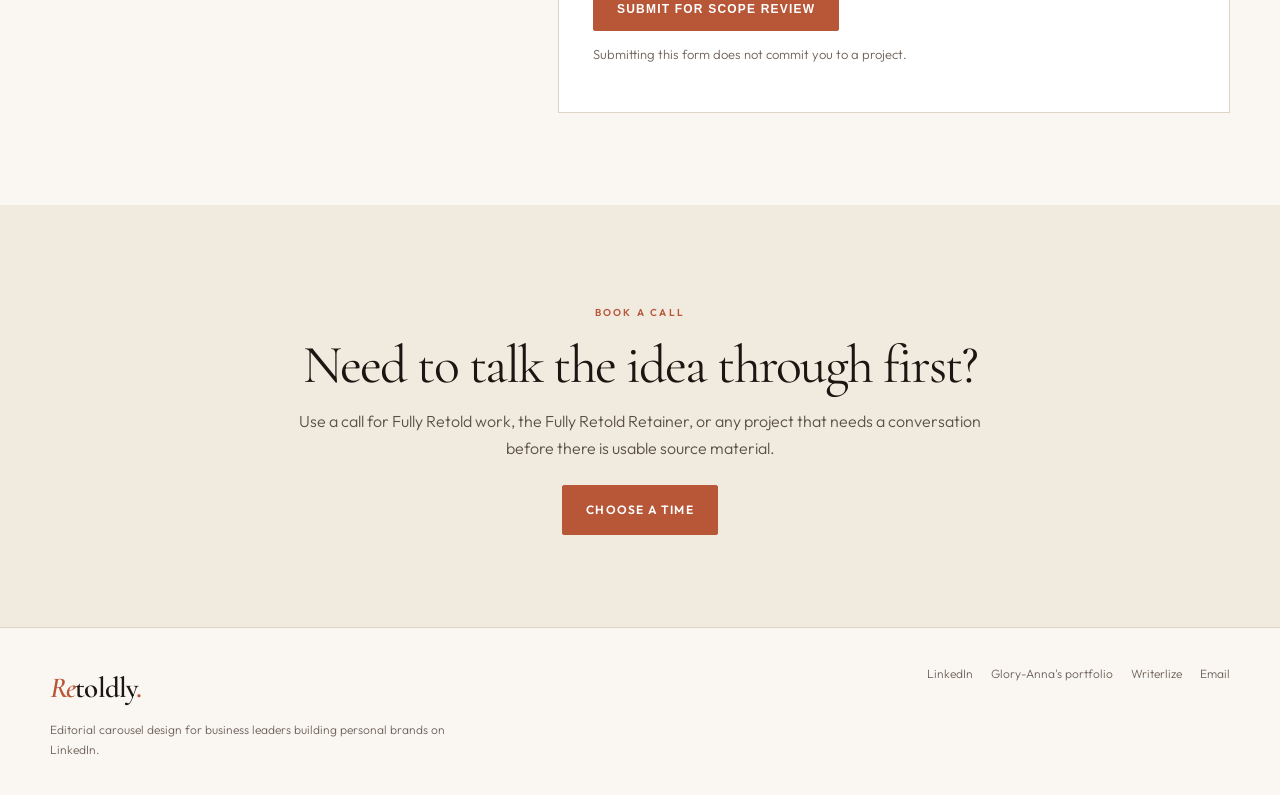
<file: start.html>
<!doctype html><html lang="en"><head><meta charset="utf-8"><meta name="viewport" content="width=device-width,initial-scale=1"><title>Start a Project | Retoldly</title><meta name="description" content="Submit source material for a Retoldly carousel project or request a working call. Scope and pricing are confirmed before payment."><link rel="preconnect" href="https://fonts.googleapis.com"><link rel="preconnect" href="https://fonts.gstatic.com" crossorigin><link href="https://fonts.googleapis.com/css2?family=Cormorant+Garamond:ital,wght@0,400;0,500;0,600;1,400;1,500&family=Outfit:wght@300;400;500;600&display=swap" rel="stylesheet"><link rel="stylesheet" href="assets/styles.css"><link rel="icon" href="assets/favicon.svg" type="image/svg+xml"><meta name="theme-color" content="#FAF7F2"></head><body><nav><div class="wrap nav-inner"><a class="logo" href="index.html"><span class="re">Re</span>toldly<span class="dot">.</span></a><button class="menu-btn" aria-label="Open menu" aria-expanded="false">☰</button><div class="nav-links"><a href="work.html" class="">Work</a><a href="services.html" class="">Services</a><a href="pricing.html" class="">Pricing</a><a href="about.html" class="">About</a><a href="faq.html" class="">FAQ</a><a href="playbook.html" class="">Playbook</a><a href="https://cal.com/gloryann-oshafi-retoldly" target="_blank" rel="noopener">Book a call</a><a class="nav-cta" href="start.html">Start a project</a></div></div></nav>
<header class="page-hero"><div class="wrap"><div class="breadcrumbs">Start a project</div><h1>Send me the <em>source material.</em></h1><p>This form is intentionally short. I’ll review what you send before confirming the price and timeline. You do not pay on this page.</p></div></header>
<section style="padding-top:28px"><div class="wrap form-wrap"><aside class="form-info"><span class="section-label" style="color:var(--terra2)">What happens next</span><h2 style="font-family:'Cormorant Garamond',Georgia,serif;font-size:38px;line-height:1.1">I review the source first.</h2><p>If it fits the selected service, I’ll confirm the scope and send payment details. If the material needs deeper writing or research, I’ll explain the better option before you commit.</p><p><strong>Small files:</strong> upload them here.<br><strong>Large files, video folders or several assets:</strong> paste a Google Drive link.</p><p>If you choose a service that needs a working call, use the Book a Call section below instead.</p></aside>
<form action="https://formsubmit.co/ogloryann@gmail.com" method="POST" enctype="multipart/form-data"><input type="hidden" name="_subject" value="New Retoldly project enquiry"><input type="hidden" name="_template" value="table"><input type="hidden" name="_captcha" value="false"><input type="hidden" name="_next" value="https://retoldly.com/thanks"><input class="honeypot" type="text" name="_honey" tabindex="-1" autocomplete="off"><div class="form-row"><div class="field"><label for="name">Name</label><input id="name" name="Name" required></div><div class="field"><label for="email">Email</label><input id="email" type="email" name="Email" required></div></div><div class="form-row"><div class="field"><label for="linkedin">LinkedIn profile</label><input id="linkedin" type="url" name="LinkedIn profile" placeholder="https://linkedin.com/in/..." required></div><div class="field"><label for="role">Role</label><input id="role" name="Role" placeholder="CEO, consultant, executive…"></div></div><div class="field"><label for="service">Which service are you considering?</label><select id="service" name="Service" required><option value="">Choose one</option><option>Design Studio — from $150</option><option>Fully Retold — from $350</option><option>Design Studio Retainer — $1,500/month</option><option>Fully Retold Retainer — $2,500/month</option><option>Carousel Visual System — $300</option><option>Infographic / presentation slides — from $100</option><option>Not sure yet</option></select></div><div class="field"><label for="source">Upload source material</label><input id="source" type="file" name="Source material" accept=".pdf,.doc,.docx,.txt,.ppt,.pptx,.jpg,.jpeg,.png" multiple><small>Use the Drive field below for large files, video or folders.</small></div><div class="field"><label for="drive">Google Drive / source link</label><input id="drive" type="url" name="Source link" placeholder="https://drive.google.com/... or another source URL"></div><div class="field"><label>Brand assets</label><div class="radio-grid"><label class="radio-card"><input type="radio" name="Brand assets" value="I have a visual system" required> I have a visual system</label><label class="radio-card"><input type="radio" name="Brand assets" value="I have some assets"> I have some assets</label><label class="radio-card"><input type="radio" name="Brand assets" value="I need a Carousel Visual System"> I need a Carousel Visual System</label><label class="radio-card"><input type="radio" name="Brand assets" value="Not sure"> I’m not sure</label></div></div><div class="field"><label for="visual">Visual preference</label><select id="visual" name="Visual preference"><option>Professional and polished</option><option>Minimal and editorial</option><option>Bold and colourful</option><option>Visual and illustrative</option><option>Mostly typography-led</option><option>I’m open to your recommendation</option></select></div><div class="field"><label for="goal">What should this project help you do?</label><textarea id="goal" name="Project goal" placeholder="A short answer is enough. Tell me what you want the reader to understand or do."></textarea></div><div class="field"><label for="avoid">Anything you definitely do not want? <span class="subtle">Optional</span></label><textarea id="avoid" name="Things to avoid" placeholder="Visual styles, phrases, examples or anything else I should know."></textarea></div><button class="btn primary" type="submit">Submit for scope review</button><p class="subtle">Submitting this form does not commit you to a project.</p></form></div></section>
<section id="book-call" style="background:var(--cream2)"><div class="wrap center"><span class="section-label">Book a call</span><h2 class="section-title">Need to talk the idea through first?</h2><p class="section-copy" style="margin:0 auto 24px">Use a call for Fully Retold work, the Fully Retold Retainer, or any project that needs a conversation before there is usable source material.</p><a class="btn primary" href="https://cal.com/gloryann-oshafi-retoldly" target="_blank" rel="noopener">Choose a time</a></div></section>
<footer><div class="wrap footer-grid"><div><a class="logo" href="index.html"><span class="re">Re</span>toldly<span class="dot">.</span></a><div class="footer-note">Editorial carousel design for business leaders building personal brands on LinkedIn.</div></div><div class="footer-links"><a href="https://www.linkedin.com/in/gloryann-oshafi/" target="_blank" rel="noopener">LinkedIn</a><a href="https://www.gloryannaoshafi.work/" target="_blank" rel="noopener">Glory-Anna's portfolio</a><a href="https://writerlize.com" target="_blank" rel="noopener">Writerlize</a><a href="mailto:ogloryann@gmail.com">Email</a></div></div></footer><script src="assets/site.js"></script></body></html>
</file>
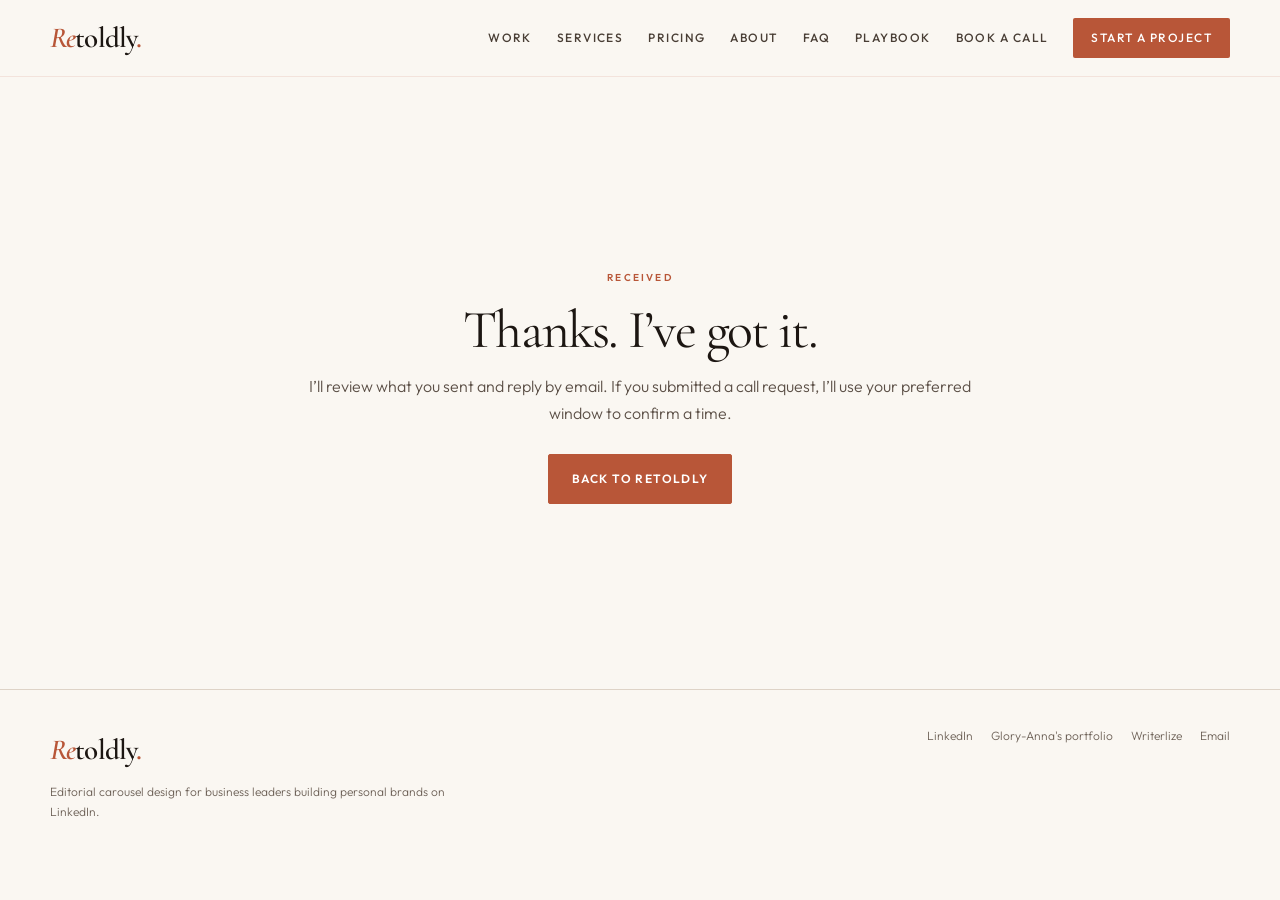
<file: thanks.html>
<!doctype html><html lang="en"><head><meta charset="utf-8"><meta name="viewport" content="width=device-width,initial-scale=1"><title>Thanks | Retoldly</title><meta name="description" content="Thanks for contacting Retoldly."><link rel="preconnect" href="https://fonts.googleapis.com"><link rel="preconnect" href="https://fonts.gstatic.com" crossorigin><link href="https://fonts.googleapis.com/css2?family=Cormorant+Garamond:ital,wght@0,400;0,500;0,600;1,400;1,500&family=Outfit:wght@300;400;500;600&display=swap" rel="stylesheet"><link rel="stylesheet" href="assets/styles.css"><meta name="robots" content="noindex,nofollow"><link rel="icon" href="assets/favicon.svg" type="image/svg+xml"><meta name="theme-color" content="#FAF7F2"></head><body><nav><div class="wrap nav-inner"><a class="logo" href="index.html"><span class="re">Re</span>toldly<span class="dot">.</span></a><button class="menu-btn" aria-label="Open menu" aria-expanded="false">☰</button><div class="nav-links"><a href="work.html" class="">Work</a><a href="services.html" class="">Services</a><a href="pricing.html" class="">Pricing</a><a href="about.html" class="">About</a><a href="faq.html" class="">FAQ</a><a href="playbook.html" class="">Playbook</a><a href="https://cal.com/gloryann-oshafi-retoldly" target="_blank" rel="noopener">Book a call</a><a class="nav-cta" href="start.html">Start a project</a></div></div></nav>
<section style="min-height:68vh;display:flex;align-items:center"><div class="wrap center"><span class="section-label">Received</span><h1 class="section-title">Thanks. I’ve got it.</h1><p class="section-copy" style="margin:0 auto 28px">I’ll review what you sent and reply by email. If you submitted a call request, I’ll use your preferred window to confirm a time.</p><a class="btn primary" href="index.html">Back to Retoldly</a></div></section>
<footer><div class="wrap footer-grid"><div><a class="logo" href="index.html"><span class="re">Re</span>toldly<span class="dot">.</span></a><div class="footer-note">Editorial carousel design for business leaders building personal brands on LinkedIn.</div></div><div class="footer-links"><a href="https://www.linkedin.com/in/gloryann-oshafi/" target="_blank" rel="noopener">LinkedIn</a><a href="https://www.gloryannaoshafi.work/" target="_blank" rel="noopener">Glory-Anna's portfolio</a><a href="https://writerlize.com" target="_blank" rel="noopener">Writerlize</a><a href="mailto:ogloryann@gmail.com">Email</a></div></div></footer><script src="assets/site.js"></script></body></html>
</file>
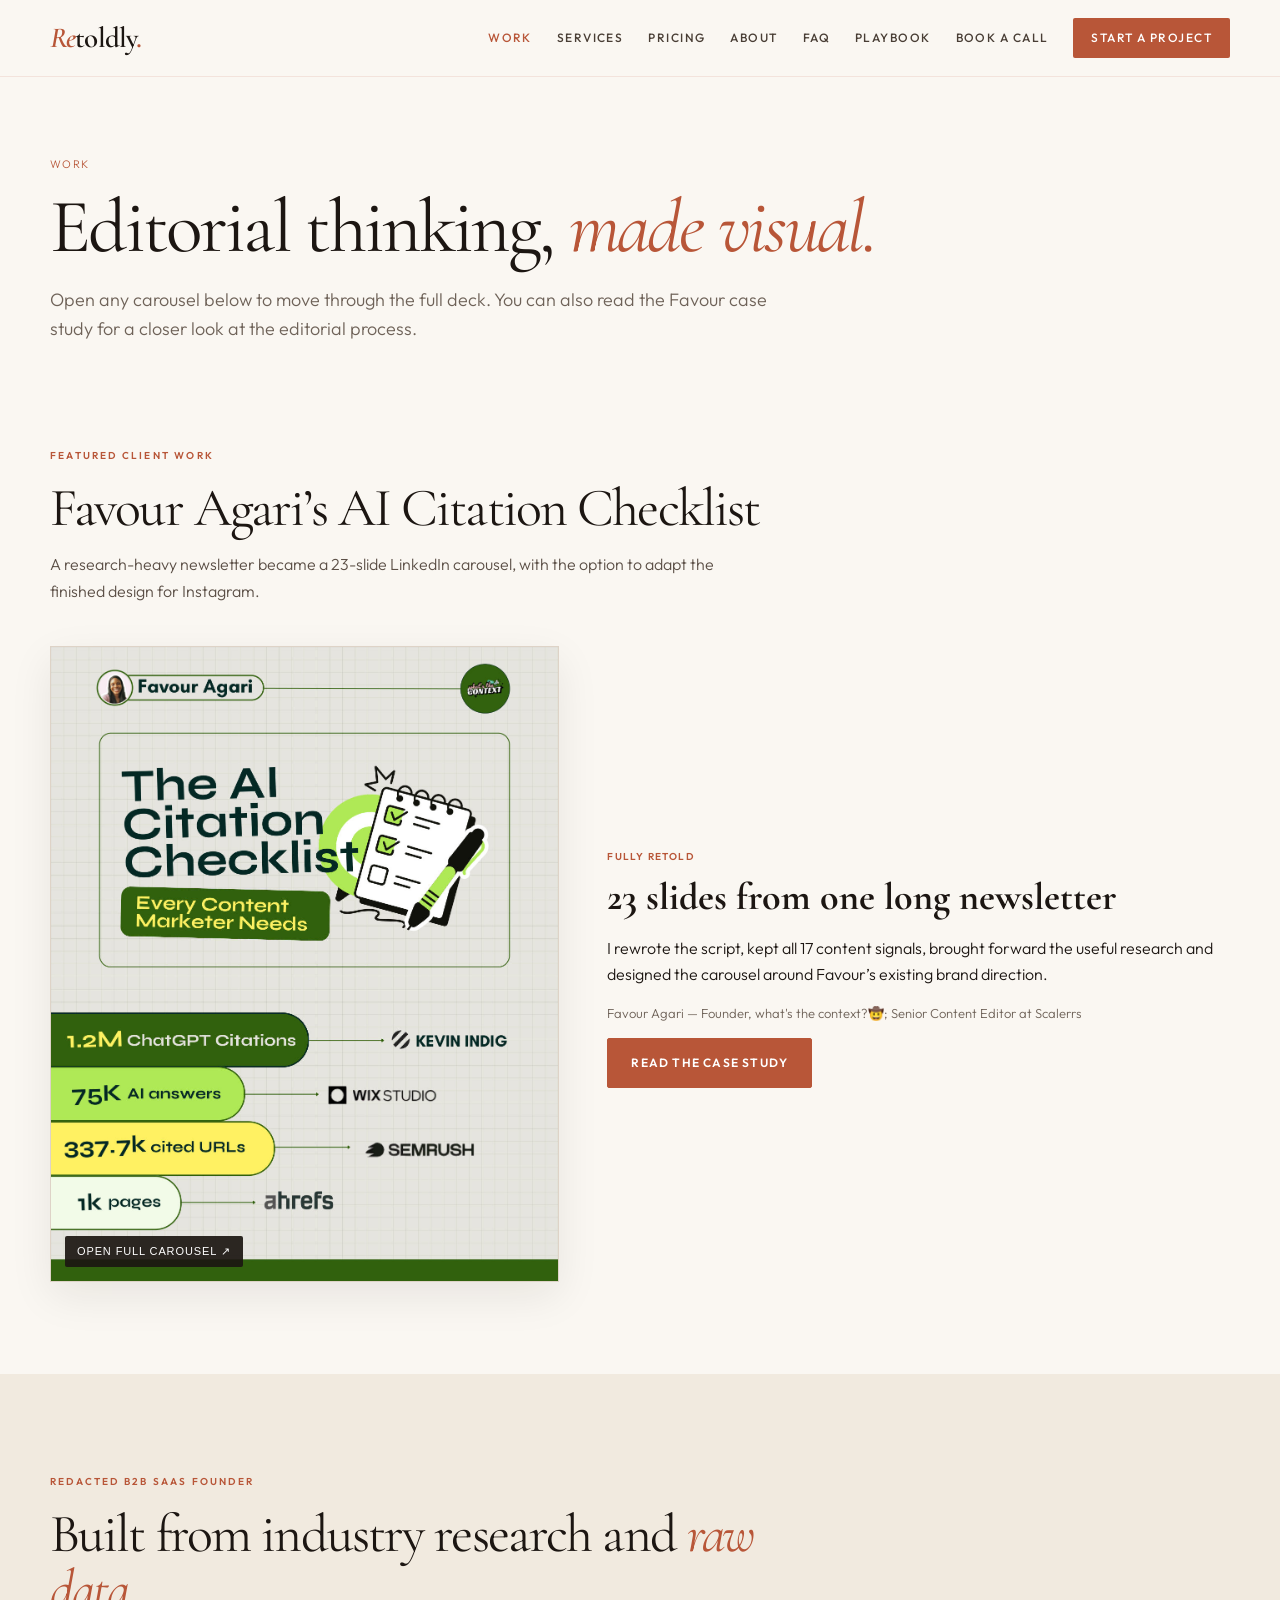
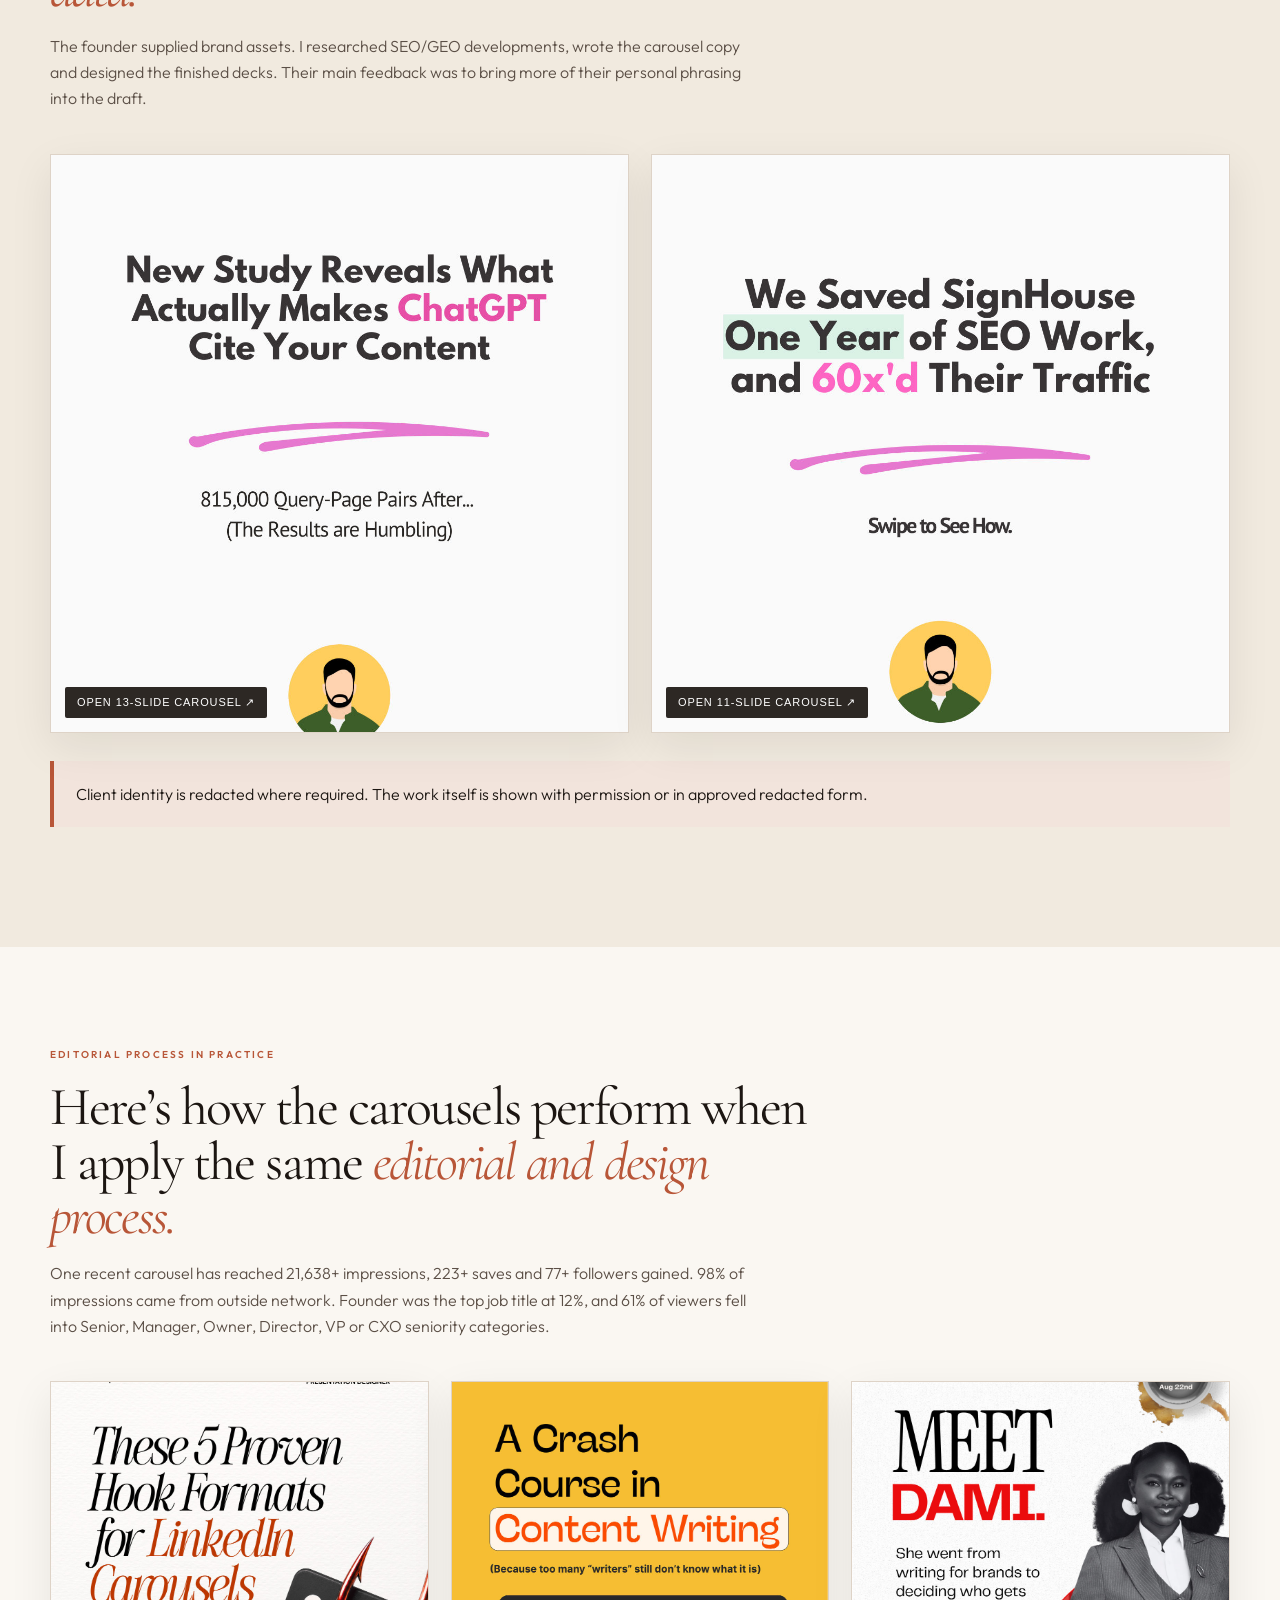
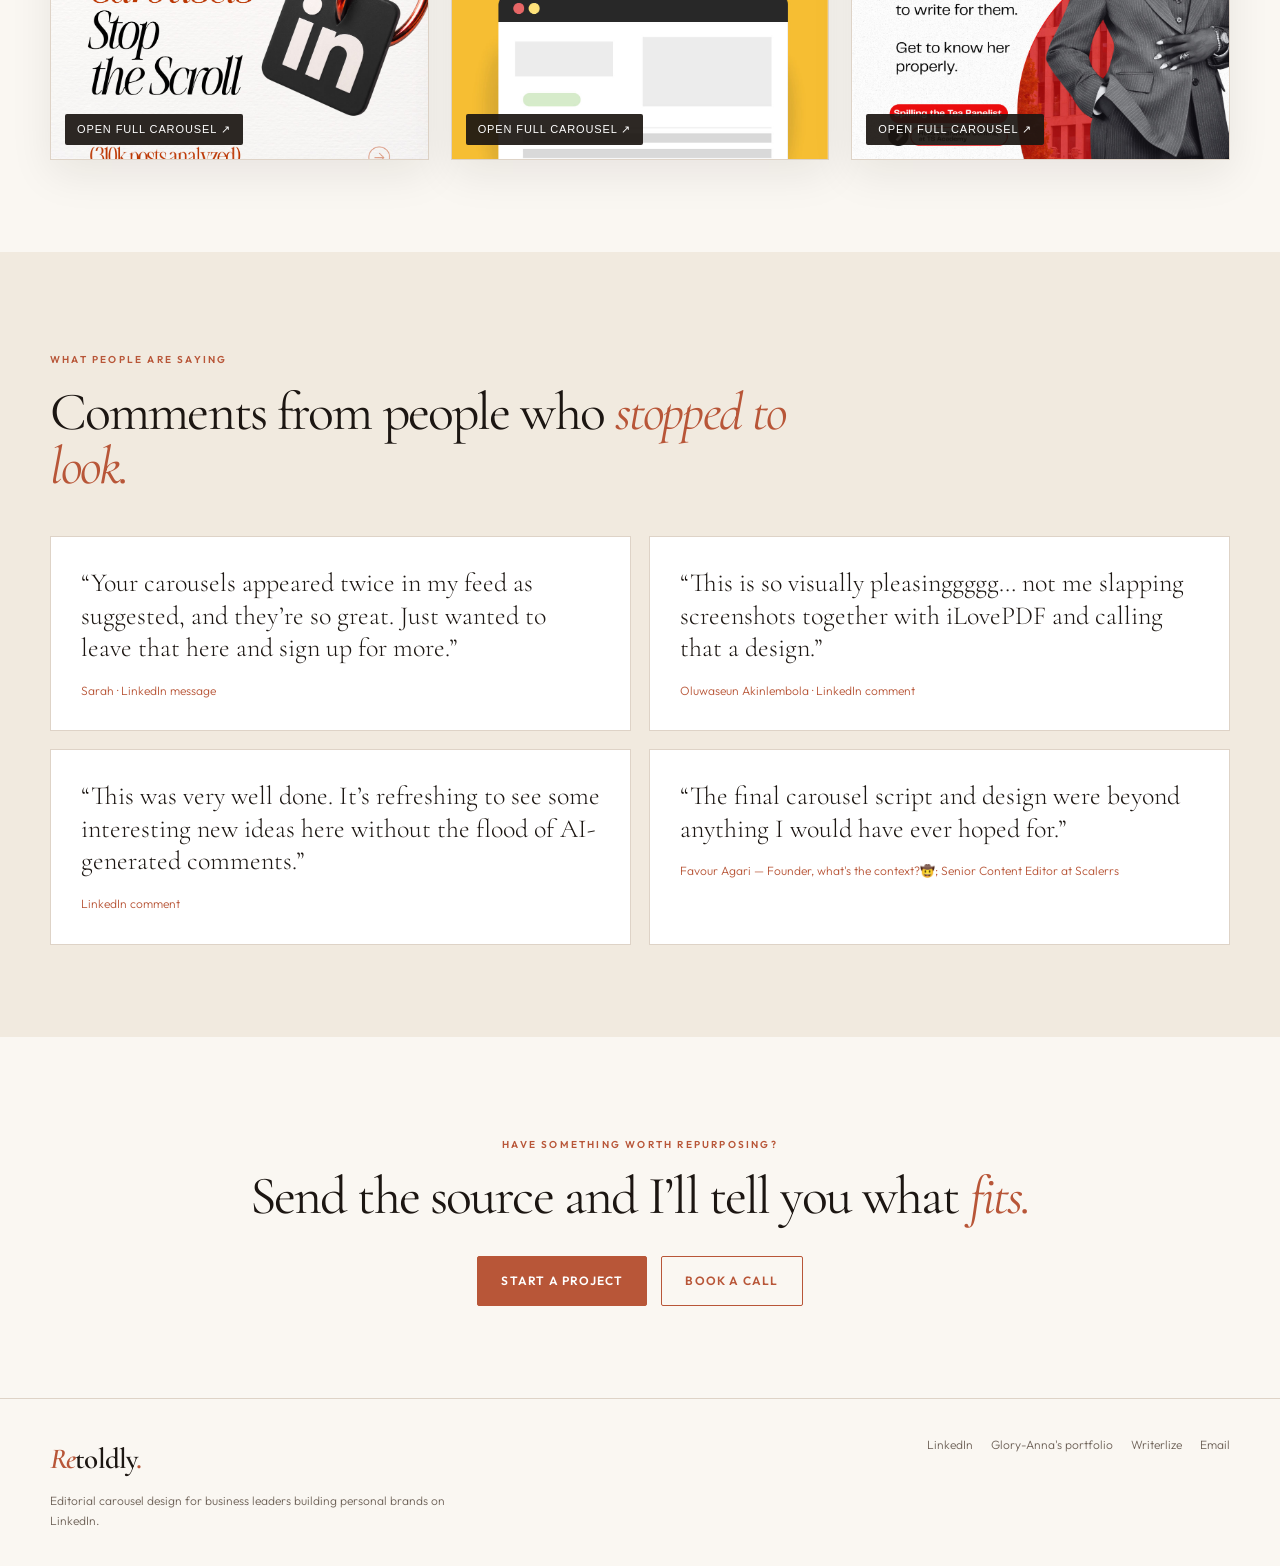
<file: work.html>
<!doctype html><html lang="en"><head><meta charset="utf-8"><meta name="viewport" content="width=device-width,initial-scale=1"><title>Selected Carousel Work | Retoldly</title><meta name="description" content="Selected Retoldly client work, carousel case studies and editorial design examples."><link rel="preconnect" href="https://fonts.googleapis.com"><link rel="preconnect" href="https://fonts.gstatic.com" crossorigin><link href="https://fonts.googleapis.com/css2?family=Cormorant+Garamond:ital,wght@0,400;0,500;0,600;1,400;1,500&family=Outfit:wght@300;400;500;600&display=swap" rel="stylesheet"><link rel="stylesheet" href="assets/styles.css"><link rel="icon" href="assets/favicon.svg" type="image/svg+xml"><meta name="theme-color" content="#FAF7F2"></head><body><nav><div class="wrap nav-inner"><a class="logo" href="index.html"><span class="re">Re</span>toldly<span class="dot">.</span></a><button class="menu-btn" aria-label="Open menu" aria-expanded="false">☰</button><div class="nav-links"><a href="work.html" class="active">Work</a><a href="services.html" class="">Services</a><a href="pricing.html" class="">Pricing</a><a href="about.html" class="">About</a><a href="faq.html" class="">FAQ</a><a href="playbook.html" class="">Playbook</a><a href="https://cal.com/gloryann-oshafi-retoldly" target="_blank" rel="noopener">Book a call</a><a class="nav-cta" href="start.html">Start a project</a></div></div></nav>
<header class="page-hero"><div class="wrap"><div class="breadcrumbs">Work</div><h1>Editorial thinking, <em>made visual.</em></h1><p>Open any carousel below to move through the full deck. You can also read the Favour case study for a closer look at the editorial process.</p></div></header>
<section style="padding-top:34px"><div class="wrap"><div class="section-head"><span class="section-label">Featured client work</span><h2 class="section-title">Favour Agari’s AI Citation Checklist</h2><p class="section-copy">A research-heavy newsletter became a 23-slide LinkedIn carousel, with the option to adapt the finished design for Instagram.</p></div><div class="project-showcase"><button class="carousel-preview" data-carousel="favour" data-pages="23" data-title="Favour Agari — AI Citation Checklist"><img src="assets/work/favour-1.jpg" alt="Favour carousel cover"><span class="preview-action">Open full carousel ↗</span></button><div class="project-summary"><span class="work-kicker">Fully Retold</span><h3>23 slides from one long newsletter</h3><p>I rewrote the script, kept all 17 content signals, brought forward the useful research and designed the carousel around Favour’s existing brand direction.</p><p class="subtle">Favour Agari — Founder, what's the context?🤠; Senior Content Editor at Scalerrs</p><a class="btn primary" href="case-study-favour.html">Read the case study</a></div></div></div></section>
<section id="saas" style="background:var(--cream2)"><div class="wrap"><div class="section-head"><span class="section-label">Redacted B2B SaaS founder</span><h2 class="section-title">Built from industry research and <em>raw data.</em></h2><p class="section-copy">The founder supplied brand assets. I researched SEO/GEO developments, wrote the carousel copy and designed the finished decks. Their main feedback was to bring more of their personal phrasing into the draft.</p></div><div class="carousel-card-grid"><button class="carousel-preview compact" data-carousel="geo" data-pages="13" data-title="GEO research carousel"><img src="assets/work/geo-1.jpg" alt="Redacted founder GEO carousel cover"><span class="preview-action">Open 13-slide carousel ↗</span></button><button class="carousel-preview compact" data-carousel="seo" data-pages="11" data-title="SEO case study carousel"><img src="assets/work/seo-1.jpg" alt="Redacted founder SEO case study cover"><span class="preview-action">Open 11-slide carousel ↗</span></button></div><div class="note-box">Client identity is redacted where required. The work itself is shown with permission or in approved redacted form.</div></div></section>
<section id="personal"><div class="wrap"><div class="section-head"><span class="section-label">Editorial process in practice</span><h2 class="section-title">Here’s how the carousels perform when I apply the same <em>editorial and design process.</em></h2><p class="section-copy">One recent carousel has reached 21,638+ impressions, 223+ saves and 77+ followers gained. 98% of impressions came from outside network. Founder was the top job title at 12%, and 61% of viewers fell into Senior, Manager, Owner, Director, VP or CXO seniority categories.</p></div><div class="carousel-card-grid three"><button class="carousel-preview compact" data-carousel="hooks" data-pages="10" data-title="Proven Hook Formats"><img src="assets/work/hooks-1.jpg" alt="Proven Hook Formats carousel cover"><span class="preview-action">Open full carousel ↗</span></button><button class="carousel-preview compact" data-carousel="crash" data-pages="11" data-title="A Crash Course in Content Writing"><img src="assets/work/crash-1.jpg" alt="A Crash Course in Content Writing carousel cover"><span class="preview-action">Open full carousel ↗</span></button><button class="carousel-preview compact" data-carousel="dami" data-pages="6" data-title="Meet Dami"><img src="assets/work/dami-1.jpg" alt="Meet Dami carousel cover"><span class="preview-action">Open full carousel ↗</span></button></div></div></section>
<section class="testimonials"><div class="wrap"><div class="section-head"><span class="section-label">What people are saying</span><h2 class="section-title">Comments from people who <em>stopped to look.</em></h2></div><div class="quote-grid"><div class="quote-card"><blockquote>“Your carousels appeared twice in my feed as suggested, and they’re so great. Just wanted to leave that here and sign up for more.”</blockquote><cite>Sarah · LinkedIn message</cite></div><div class="quote-card"><blockquote>“This is so visually pleasinggggg… not me slapping screenshots together with iLovePDF and calling that a design.”</blockquote><cite>Oluwaseun Akinlembola · LinkedIn comment</cite></div><div class="quote-card"><blockquote>“This was very well done. It’s refreshing to see some interesting new ideas here without the flood of AI-generated comments.”</blockquote><cite>LinkedIn comment</cite></div><div class="quote-card"><blockquote>“The final carousel script and design were beyond anything I would have ever hoped for.”</blockquote><cite>Favour Agari — Founder, what's the context?🤠; Senior Content Editor at Scalerrs</cite></div></div></div></section>
<section><div class="wrap center"><span class="section-label">Have something worth repurposing?</span><h2 class="section-title">Send the source and I’ll tell you what <em>fits.</em></h2><div class="hero-actions" style="justify-content:center"><a class="btn primary" href="start.html">Start a project</a><a class="btn secondary" href="https://cal.com/gloryann-oshafi-retoldly" target="_blank" rel="noopener">Book a call</a></div></div></section>
<div class="carousel-modal" id="carousel-modal" aria-hidden="true"><div class="carousel-modal-backdrop" data-close-modal></div><div class="carousel-modal-panel" role="dialog" aria-modal="true" aria-labelledby="carousel-modal-title"><div class="carousel-modal-head"><div><span class="section-label">Full carousel</span><h2 id="carousel-modal-title">Carousel</h2></div><button class="modal-close" type="button" aria-label="Close carousel" data-close-modal>×</button></div><div class="carousel-modal-scroll" id="carousel-modal-scroll"></div></div></div>
<footer><div class="wrap footer-grid"><div><a class="logo" href="index.html"><span class="re">Re</span>toldly<span class="dot">.</span></a><div class="footer-note">Editorial carousel design for business leaders building personal brands on LinkedIn.</div></div><div class="footer-links"><a href="https://www.linkedin.com/in/gloryann-oshafi/" target="_blank" rel="noopener">LinkedIn</a><a href="https://www.gloryannaoshafi.work/" target="_blank" rel="noopener">Glory-Anna's portfolio</a><a href="https://writerlize.com" target="_blank" rel="noopener">Writerlize</a><a href="mailto:ogloryann@gmail.com">Email</a></div></div></footer><script src="assets/site.js"></script></body></html>
</file>
<file: assets/styles.css>
:root{
  --cream:#FAF7F2; --cream2:#F1EADF; --ink:#1C1612; --muted:#6E6258;
  --terra:#B85638; --terra2:#D4724F; --pale:#F2E4DC; --line:#DED3C7; --white:#fff;
  --green:#2E5C46; --max:1180px;
}
*{box-sizing:border-box}html{scroll-behavior:smooth}body{margin:0;background:var(--cream);color:var(--ink);font-family:Outfit,Arial,sans-serif;font-weight:300;line-height:1.65}
a{color:inherit}img{max-width:100%;display:block}.wrap{width:min(var(--max),calc(100% - 48px));margin:auto}
nav{position:sticky;top:0;z-index:50;background:rgba(250,247,242,.96);backdrop-filter:blur(10px);border-bottom:1px solid rgba(184,86,56,.12)}
.nav-inner{height:76px;display:flex;align-items:center;justify-content:space-between;gap:28px}.logo{font-family:'Cormorant Garamond',Georgia,serif;font-size:29px;font-weight:600;text-decoration:none;letter-spacing:-.03em}.logo .re{color:var(--terra);font-style:italic}.logo .dot{color:var(--terra)}
.nav-links{display:flex;gap:25px;align-items:center}.nav-links a{text-decoration:none;font-size:12px;text-transform:uppercase;letter-spacing:.12em;font-weight:500;color:#493e35}.nav-links a:hover,.nav-links a.active{color:var(--terra)}.nav-cta{background:var(--terra);color:white!important;padding:10px 18px;border-radius:2px}.menu-btn{display:none;border:0;background:none;font-size:28px;color:var(--ink)}
.hero{padding:92px 0 74px;overflow:hidden}.hero-grid{display:grid;grid-template-columns:1.05fr .95fr;gap:74px;align-items:center}.eyebrow,.section-label{display:inline-block;color:var(--terra);font-size:10px;font-weight:600;letter-spacing:.22em;text-transform:uppercase;margin-bottom:16px}.hero h1,.page-hero h1,.section-title,.case-hero h1{font-family:'Cormorant Garamond',Georgia,serif;font-weight:400;letter-spacing:-.035em;line-height:1.02;margin:0}.hero h1{font-size:clamp(54px,6.7vw,86px)}.hero h1 em,.section-title em,.page-hero h1 em{color:var(--terra);font-style:italic}.lede{font-size:18px;color:#4f433a;max-width:640px;margin:25px 0 0}.hero-actions{display:flex;gap:14px;align-items:center;flex-wrap:wrap;margin-top:32px}.btn{display:inline-block;padding:14px 23px;border:1px solid var(--terra);text-decoration:none;font-size:12px;text-transform:uppercase;letter-spacing:.1em;font-weight:600;border-radius:2px}.btn.primary{background:var(--terra);color:#fff}.btn.primary:hover{background:var(--ink);border-color:var(--ink)}.btn.secondary{color:var(--terra)}.btn.secondary:hover{background:var(--pale)}
.hero-proof{position:relative;min-height:560px;display:flex;align-items:center;justify-content:center;padding:28px}.hero-geo{position:absolute;inset:-7%;opacity:.22;pointer-events:none}.geo{position:absolute;display:block;border:18px solid var(--terra);opacity:.26}.g1{width:210px;height:210px;border-radius:50%;left:2%;top:8%;border-right-color:transparent;border-bottom-color:transparent;transform:rotate(28deg)}.g2{width:120px;height:120px;border-radius:50%;right:4%;top:3%;border-left-color:transparent;transform:rotate(-20deg)}.g3{width:170px;height:84px;border-radius:100px 100px 0 0;right:7%;bottom:10%;border-bottom:0}.g4{width:84px;height:84px;border-radius:50%;left:11%;bottom:6%;border-width:16px}.g5{width:126px;height:126px;right:28%;top:28%;border-color:var(--terra2);border-radius:50%;border-top-color:transparent;border-left-color:transparent;transform:rotate(18deg)}.g6{width:150px;height:150px;left:28%;bottom:12%;border-color:var(--terra);border-radius:0 75px 75px 75px;transform:rotate(45deg);opacity:.12}.hero-viz{position:relative;z-index:2;width:min(100%,560px);aspect-ratio:1.03/1;background:rgba(255,255,255,.96);border:1px solid rgba(184,86,56,.16);border-radius:30px;box-shadow:0 30px 90px rgba(28,22,18,.1);padding:28px;overflow:hidden}.linkedin-mark{display:flex;flex-direction:column;align-items:center;gap:8px;margin:-4px auto 6px;font-size:12px;color:#62564d}.li-pulse{position:relative;display:inline-grid;place-items:center}.li-pulse:before,.li-pulse:after{content:'';position:absolute;width:70px;height:70px;border-radius:50%;border:1px solid rgba(10,102,194,.32);animation:liPulse 2.4s ease-out infinite}.li-pulse:after{animation-delay:1.2s}@keyframes liPulse{0%{transform:scale(.72);opacity:.65}70%,100%{transform:scale(1.45);opacity:0}}.li-badge{width:24px;height:24px;border-radius:999px;background:#0A66C2;color:#fff;display:inline-flex;align-items:center;justify-content:center;font-weight:700;font-size:12px}.li-large{width:58px;height:58px;font-size:25px;position:relative;z-index:2;box-shadow:0 10px 26px rgba(10,102,194,.16)}.hero-viz-title{text-align:center;color:var(--terra);font-size:11px;font-weight:600;letter-spacing:.16em;text-transform:uppercase;margin:12px 0 4px}.hero-chart{position:relative;height:330px;border-radius:18px;overflow:hidden}.hero-viz-grid{position:absolute;inset:28px 12px 28px;background-image:linear-gradient(to right,rgba(184,86,56,.07) 1px,transparent 1px),linear-gradient(to bottom,rgba(184,86,56,.07) 1px,transparent 1px);background-size:72px 72px;border-radius:16px}.chart-svg{position:absolute;inset:0;width:100%;height:100%}.chart-bar{position:absolute;bottom:34px;width:34px;border-radius:10px 10px 0 0;background:linear-gradient(180deg,rgba(212,114,79,.18),rgba(184,86,56,.52))}.bar-1{left:58px;height:54px}.bar-2{left:118px;height:92px}.bar-3{left:178px;height:138px}.bar-4{left:238px;height:186px}.bar-5{left:298px;height:232px}.hero-metric-card{position:absolute;display:flex;flex-direction:column;gap:2px;min-width:178px;background:rgba(255,255,255,.97);border:1px solid rgba(184,86,56,.14);box-shadow:0 18px 40px rgba(28,22,18,.09);border-radius:16px;padding:14px 16px}.hero-metric-card small{font-size:10px;text-transform:uppercase;letter-spacing:.13em;color:#8b7d71}.hero-metric-card strong{font-family:'Cormorant Garamond',Georgia,serif;font-size:34px;line-height:1;color:var(--ink)}.hero-metric-card span{font-size:12px;color:#63564c;line-height:1.35}.metric-a{left:6px;top:86px}.metric-b{right:6px;bottom:24px}.benchmark-source{display:block;text-align:center;margin-top:2px;font-size:10px;color:#8b7d71;text-decoration:none}.benchmark-source:hover{color:var(--terra)}
.proof-bar{background:var(--ink);color:var(--cream);padding:28px 0}.proof-grid{display:grid;grid-template-columns:repeat(4,1fr);gap:1px;background:rgba(255,255,255,.12)}.metric{background:var(--ink);padding:20px 24px}.metric strong{display:block;font-family:'Cormorant Garamond',Georgia,serif;font-size:34px;font-weight:500;color:var(--terra2);line-height:1}.metric span{font-size:12px;color:rgba(250,247,242,.65)}
section{padding:92px 0}.section-head{max-width:760px;margin-bottom:42px}.section-title{font-size:clamp(38px,4.2vw,58px);margin-bottom:16px}.section-copy{font-size:16px;color:#5b4f46;max-width:700px}.chips{display:flex;flex-wrap:wrap;gap:10px;margin-top:24px}.chip{border:1px solid var(--line);background:white;padding:8px 13px;font-size:13px;border-radius:40px}
.work-grid{display:grid;grid-template-columns:repeat(3,1fr);gap:22px}.work-card{background:white;border:1px solid var(--line);text-decoration:none;display:block;transition:.25s}.work-card:hover{transform:translateY(-4px);box-shadow:0 18px 48px rgba(28,22,18,.09)}.work-img{aspect-ratio:1/1;overflow:hidden;background:#eee}.work-img img{width:100%;height:100%;object-fit:cover;transition:.5s}.work-card:hover img{transform:scale(1.02)}.work-body{padding:22px}.work-kicker{color:var(--terra);text-transform:uppercase;letter-spacing:.12em;font-size:10px;font-weight:600}.work-card h3{font-family:'Cormorant Garamond',Georgia,serif;font-size:28px;line-height:1.08;margin:9px 0 10px}.work-card p{margin:0;color:var(--muted);font-size:14px}
.split{display:grid;grid-template-columns:1fr 1fr;min-height:560px}.split-copy{padding:72px max(36px,calc((100vw - var(--max))/2));padding-right:64px;display:flex;flex-direction:column;justify-content:center;background:var(--cream2)}.split-copy.dark{background:var(--ink);color:white}.split-copy.dark .section-copy{color:rgba(255,255,255,.65)}.split-media{min-height:560px;overflow:hidden}.split-media img{width:100%;height:100%;object-fit:cover}.quote{font-family:'Cormorant Garamond',Georgia,serif;font-size:30px;line-height:1.25;margin:14px 0 18px}.quote-author{font-size:13px;color:var(--terra)}
.service-grid{display:grid;grid-template-columns:repeat(2,1fr);gap:18px}.service-card{background:white;border:1px solid var(--line);padding:34px}.service-card.featured{background:var(--ink);color:white;border-color:var(--ink)}.service-card .price{color:var(--terra);font-weight:600;font-size:13px}.service-card.featured .price{color:var(--terra2)}.service-card h3{font-family:'Cormorant Garamond',Georgia,serif;font-size:34px;margin:8px 0 14px}.service-card p{color:var(--muted);font-size:14px}.service-card.featured p{color:rgba(255,255,255,.65)}.clean-list{list-style:none;padding:0;margin:18px 0 0}.clean-list li{padding:9px 0;border-bottom:1px solid var(--line);font-size:14px}.service-card.featured .clean-list li{border-color:rgba(255,255,255,.1)}.clean-list li:before{content:'→';color:var(--terra);margin-right:9px}.service-card.featured .clean-list li:before{color:var(--terra2)}
.testimonials{background:var(--cream2)}.quote-grid{display:grid;grid-template-columns:repeat(2,1fr);gap:18px}.quote-card{background:white;border:1px solid var(--line);padding:30px}.quote-card blockquote{margin:0;font-family:'Cormorant Garamond',Georgia,serif;font-size:26px;line-height:1.25}.quote-card cite{display:block;margin-top:16px;font-style:normal;font-size:12px;color:var(--terra)}
.leadmag{background:var(--terra);color:white}.leadmag-grid{display:grid;grid-template-columns:.85fr 1.15fr;gap:70px;align-items:center}.leadmag .section-title{color:white}.leadmag p{color:rgba(255,255,255,.78)}.leadmag-cover{background:#fff;padding:16px;border-radius:6px;box-shadow:0 18px 60px rgba(54,24,15,.25);transform:rotate(-2deg)}
.page-hero{padding:78px 0 44px}.page-hero h1{font-size:clamp(48px,6vw,76px);max-width:900px}.page-hero p{font-size:18px;color:var(--muted);max-width:760px}.breadcrumbs{font-size:11px;text-transform:uppercase;letter-spacing:.12em;color:var(--terra);margin-bottom:16px}
.case-hero{padding:70px 0 30px}.case-hero h1{font-size:clamp(48px,6vw,78px);max-width:1000px}.case-meta{display:flex;gap:18px;flex-wrap:wrap;margin-top:25px}.case-meta span{font-size:12px;border:1px solid var(--line);padding:8px 12px;background:white}.case-intro{display:grid;grid-template-columns:.8fr 1.2fr;gap:60px;align-items:start}.case-intro .big-stat{font-family:'Cormorant Garamond',Georgia,serif;font-size:76px;color:var(--terra);line-height:1}.case-intro h2,.content-block h2{font-family:'Cormorant Garamond',Georgia,serif;font-size:42px;line-height:1.1;font-weight:500;margin-top:0}.content-block{max-width:820px;margin:0 auto}.content-block p{font-size:17px;color:#4f433a}.numbered{display:grid;grid-template-columns:70px 1fr;gap:20px;padding:24px 0;border-top:1px solid var(--line)}.numbered .num{font-family:'Cormorant Garamond',Georgia,serif;font-size:42px;color:var(--terra)}.numbered h3{margin:0 0 8px;font-size:20px}.gallery{display:grid;grid-template-columns:repeat(3,1fr);gap:15px}.gallery img{width:100%;background:#fff;border:1px solid var(--line)}
.pricing-table{width:100%;border-collapse:collapse;background:white;border:1px solid var(--line)}.pricing-table th,.pricing-table td{border-bottom:1px solid var(--line);padding:16px;text-align:left;vertical-align:top;font-size:14px}.pricing-table th{font-size:12px;text-transform:uppercase;letter-spacing:.08em;color:var(--terra);background:var(--cream2)}.pricing-table td:first-child{font-weight:500}.note-box{background:var(--pale);border-left:4px solid var(--terra);padding:20px 22px;margin:28px 0}.price-box{font-family:'Cormorant Garamond',Georgia,serif;font-size:44px;color:var(--terra);line-height:1}
.about-grid{display:grid;grid-template-columns:.75fr 1.25fr;gap:70px;align-items:start}.portrait{position:sticky;top:110px}.portrait img{border-radius:3px;width:100%}.about-copy h2{font-family:'Cormorant Garamond',Georgia,serif;font-size:44px;line-height:1.1}.reader-checks{display:grid;grid-template-columns:repeat(2,1fr);gap:12px;margin:24px 0}.reader-check{background:white;border:1px solid var(--line);padding:16px;font-size:14px}
.faq{max-width:900px;margin:0 auto}.faq details{border-top:1px solid var(--line);padding:20px 0}.faq details:last-child{border-bottom:1px solid var(--line)}.faq summary{cursor:pointer;font-weight:500;font-size:17px;list-style:none}.faq summary::-webkit-details-marker{display:none}.faq summary:after{content:'+';float:right;color:var(--terra);font-size:22px}.faq details[open] summary:after{content:'–'}.faq .answer{padding-top:12px;color:var(--muted)}
.form-wrap{display:grid;grid-template-columns:.8fr 1.2fr;gap:60px}.form-info{background:var(--ink);color:white;padding:36px;align-self:start}.form-info p{color:rgba(255,255,255,.65)}form{background:white;border:1px solid var(--line);padding:34px}.field{margin-bottom:18px}.field label{display:block;font-size:12px;text-transform:uppercase;letter-spacing:.08em;font-weight:600;margin-bottom:7px}.field input,.field select,.field textarea{width:100%;padding:13px 14px;border:1px solid #cfc3b7;background:#fff;font:inherit;color:var(--ink);border-radius:2px}.field textarea{min-height:120px;resize:vertical}.field small{display:block;color:var(--muted);margin-top:6px;font-size:12px}.form-row{display:grid;grid-template-columns:1fr 1fr;gap:14px}.radio-grid{display:grid;grid-template-columns:1fr 1fr;gap:9px}.radio-card{border:1px solid var(--line);padding:11px;font-size:13px}.radio-card input{width:auto;margin-right:7px}input[type="hidden"],.honeypot{display:none!important}
footer{border-top:1px solid var(--line);padding:36px 0}.footer-grid{display:flex;justify-content:space-between;gap:30px;align-items:flex-start}.footer-links{display:flex;gap:18px;flex-wrap:wrap}.footer-links a{text-decoration:none;font-size:12px;color:var(--muted)}.footer-note{font-size:12px;color:var(--muted);max-width:420px;margin-top:8px}
.mobile-only{display:none}.subtle{font-size:13px;color:var(--muted)}.center{text-align:center}.spacer-top{margin-top:32px}.accent{color:var(--terra)}
@media(max-width:900px){.wrap{width:min(100% - 32px,var(--max))}.menu-btn{display:block}.nav-links{position:absolute;display:none;top:76px;left:0;right:0;background:var(--cream);padding:22px 24px;border-bottom:1px solid var(--line);flex-direction:column;align-items:flex-start}.nav-links.open{display:flex}.hero{padding:62px 0}.hero-grid,.leadmag-grid,.case-intro,.about-grid,.form-wrap{grid-template-columns:1fr}.hero-proof{max-width:560px}.proof-grid{grid-template-columns:1fr 1fr}.work-grid,.gallery{grid-template-columns:1fr 1fr}.service-grid,.quote-grid{grid-template-columns:1fr}.split{grid-template-columns:1fr}.split-media{min-height:420px;order:-1}.split-copy{padding:54px 24px}.portrait{position:static;max-width:420px}.pricing-scroll{overflow-x:auto}.pricing-table{min-width:800px}.footer-grid{flex-direction:column}}
@media(max-width:560px){.hero h1{font-size:54px}.work-grid,.gallery,.proof-grid,.reader-checks,.form-row,.radio-grid{grid-template-columns:1fr}.metric strong{font-size:30px}.hero-actions .btn{width:100%;text-align:center}.page-hero{padding-top:56px}.service-card{padding:26px}.form-wrap{gap:25px}form,.form-info{padding:24px}.quote-card blockquote{font-size:23px}.nav-inner{height:68px}.nav-links{top:68px}}
.card-cta{margin-top:22px}.visual-system{display:grid;grid-template-columns:.45fr 1.55fr;gap:50px;align-items:start;background:white;border:1px solid var(--line);padding:36px}.project-showcase{display:grid;grid-template-columns:.9fr 1.1fr;gap:48px;align-items:center}.project-summary h3{font-family:'Cormorant Garamond',Georgia,serif;font-size:38px;line-height:1.08;margin:10px 0 14px}.carousel-card-grid{display:grid;grid-template-columns:repeat(2,1fr);gap:22px}.carousel-card-grid.three{grid-template-columns:repeat(3,1fr)}.carousel-preview{position:relative;width:100%;border:0;background:white;padding:0;cursor:pointer;text-align:left;box-shadow:0 14px 40px rgba(28,22,18,.08);border:1px solid var(--line);transition:.25s}.carousel-preview:hover{transform:translateY(-3px);box-shadow:0 20px 55px rgba(28,22,18,.13)}.carousel-preview img{width:100%;height:auto}.carousel-preview.compact img{aspect-ratio:1/1;object-fit:cover}.preview-action{position:absolute;left:14px;bottom:14px;background:rgba(28,22,18,.92);color:white;padding:9px 12px;font-size:11px;text-transform:uppercase;letter-spacing:.08em;border-radius:2px}.carousel-modal{position:fixed;inset:0;z-index:100;display:none}.carousel-modal.open{display:block}.carousel-modal-backdrop{position:absolute;inset:0;background:rgba(18,14,11,.78);backdrop-filter:blur(4px)}.carousel-modal-panel{position:relative;width:min(900px,calc(100% - 28px));height:92vh;margin:4vh auto;background:var(--cream);border-radius:6px;overflow:hidden;box-shadow:0 35px 90px rgba(0,0,0,.3)}.carousel-modal-head{height:88px;padding:16px 20px;display:flex;align-items:center;justify-content:space-between;border-bottom:1px solid var(--line);background:var(--cream)}.carousel-modal-head .section-label{margin:0}.carousel-modal-head h2{font-family:'Cormorant Garamond',Georgia,serif;font-size:28px;margin:0;line-height:1.1}.modal-close{border:0;background:none;font-size:40px;line-height:1;cursor:pointer;color:var(--ink);padding:8px}.carousel-modal-scroll{height:calc(92vh - 88px);overflow-y:auto;padding:18px;background:#ddd4ca;scrollbar-gutter:stable}.carousel-modal-scroll img{width:min(720px,100%);height:auto;margin:0 auto 18px;background:white;box-shadow:0 9px 28px rgba(0,0,0,.12)}body.modal-open{overflow:hidden}.reader-intro{margin-top:28px}.proof-grid{grid-template-columns:repeat(4,1fr)}.nav-links .nav-cta{white-space:nowrap}
@media(max-width:900px){.project-showcase,.visual-system{grid-template-columns:1fr}.carousel-card-grid.three{grid-template-columns:1fr 1fr}.project-showcase{gap:28px}.carousel-modal-panel{height:94vh;margin:3vh auto}.carousel-modal-scroll{height:calc(94vh - 88px)}}
@media(max-width:560px){.carousel-card-grid,.carousel-card-grid.three{grid-template-columns:1fr}.visual-system{padding:24px}.carousel-modal-scroll{padding:10px}.carousel-modal-head h2{font-size:23px}.preview-action{font-size:10px}.proof-grid{grid-template-columns:1fr 1fr}}


.payment-card{padding-top:28px}.payment-card .work-kicker{display:block;margin-bottom:1px}.payment-card h3{margin:2px 0 8px;line-height:1.04}.payment-card p{margin-top:0}

.substack-gate{border-radius:4px}.substack-gate .btn{margin-top:2px}

@media(max-width:900px){.hero-proof{min-height:auto;padding:16px 0;width:100%;max-width:620px;margin:0 auto}.hero-viz{max-width:580px;width:100%;margin:auto}.hero-geo{inset:-4%}.metric-a{left:10px}.metric-b{right:10px}}
@media(max-width:560px){.hero-proof{padding:0}.hero-viz{padding:18px 14px;border-radius:24px;aspect-ratio:auto;min-height:470px}.li-large{width:52px;height:52px;font-size:22px}.hero-chart{height:320px}.hero-viz-grid{inset:24px 6px 24px;background-size:52px 52px}.hero-metric-card{min-width:145px;padding:11px 12px}.hero-metric-card strong{font-size:29px}.hero-metric-card span{font-size:11px}.metric-a{left:2px;top:86px}.metric-b{right:2px;bottom:22px}.chart-bar{width:24px}.bar-1{left:34px}.bar-2{left:79px}.bar-3{left:124px}.bar-4{left:169px}.bar-5{left:214px}.g1{width:140px;height:140px}.g3{width:110px;height:60px}.benchmark-source{font-size:9px}}
</file>
